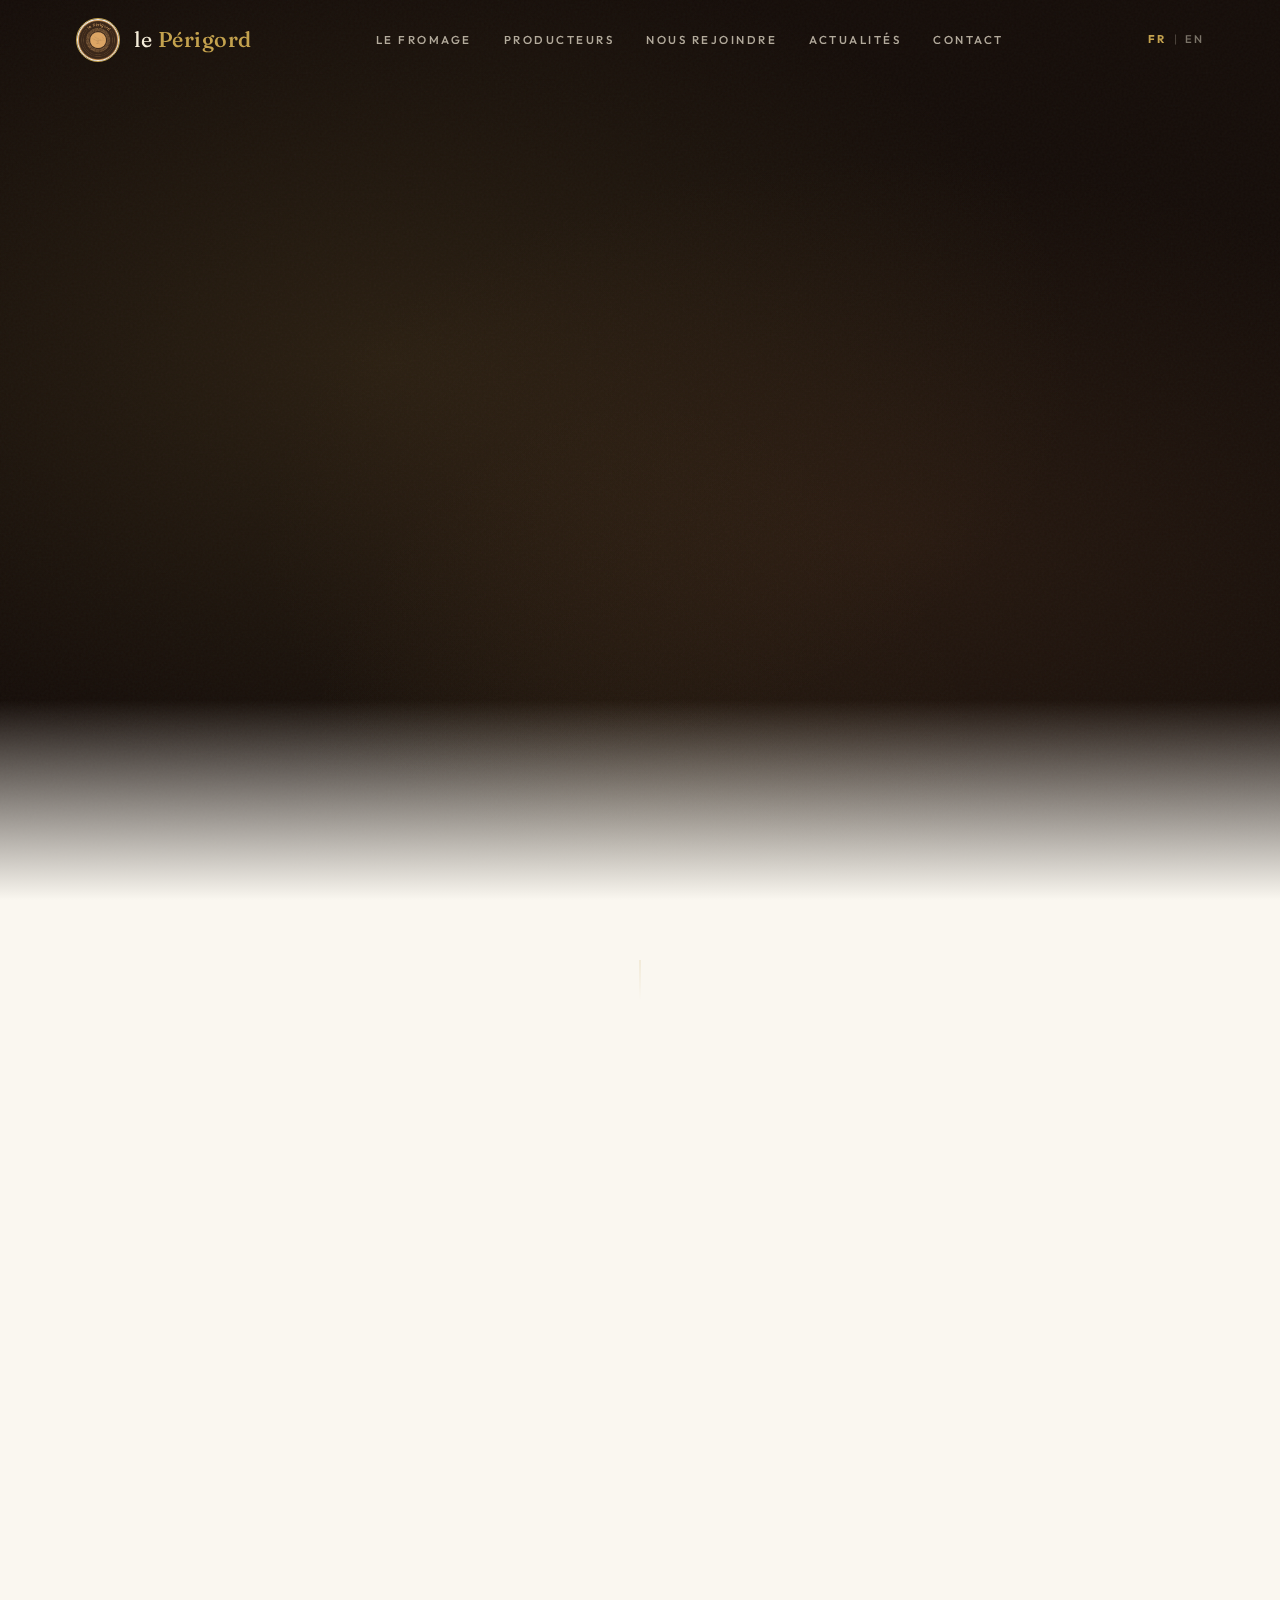
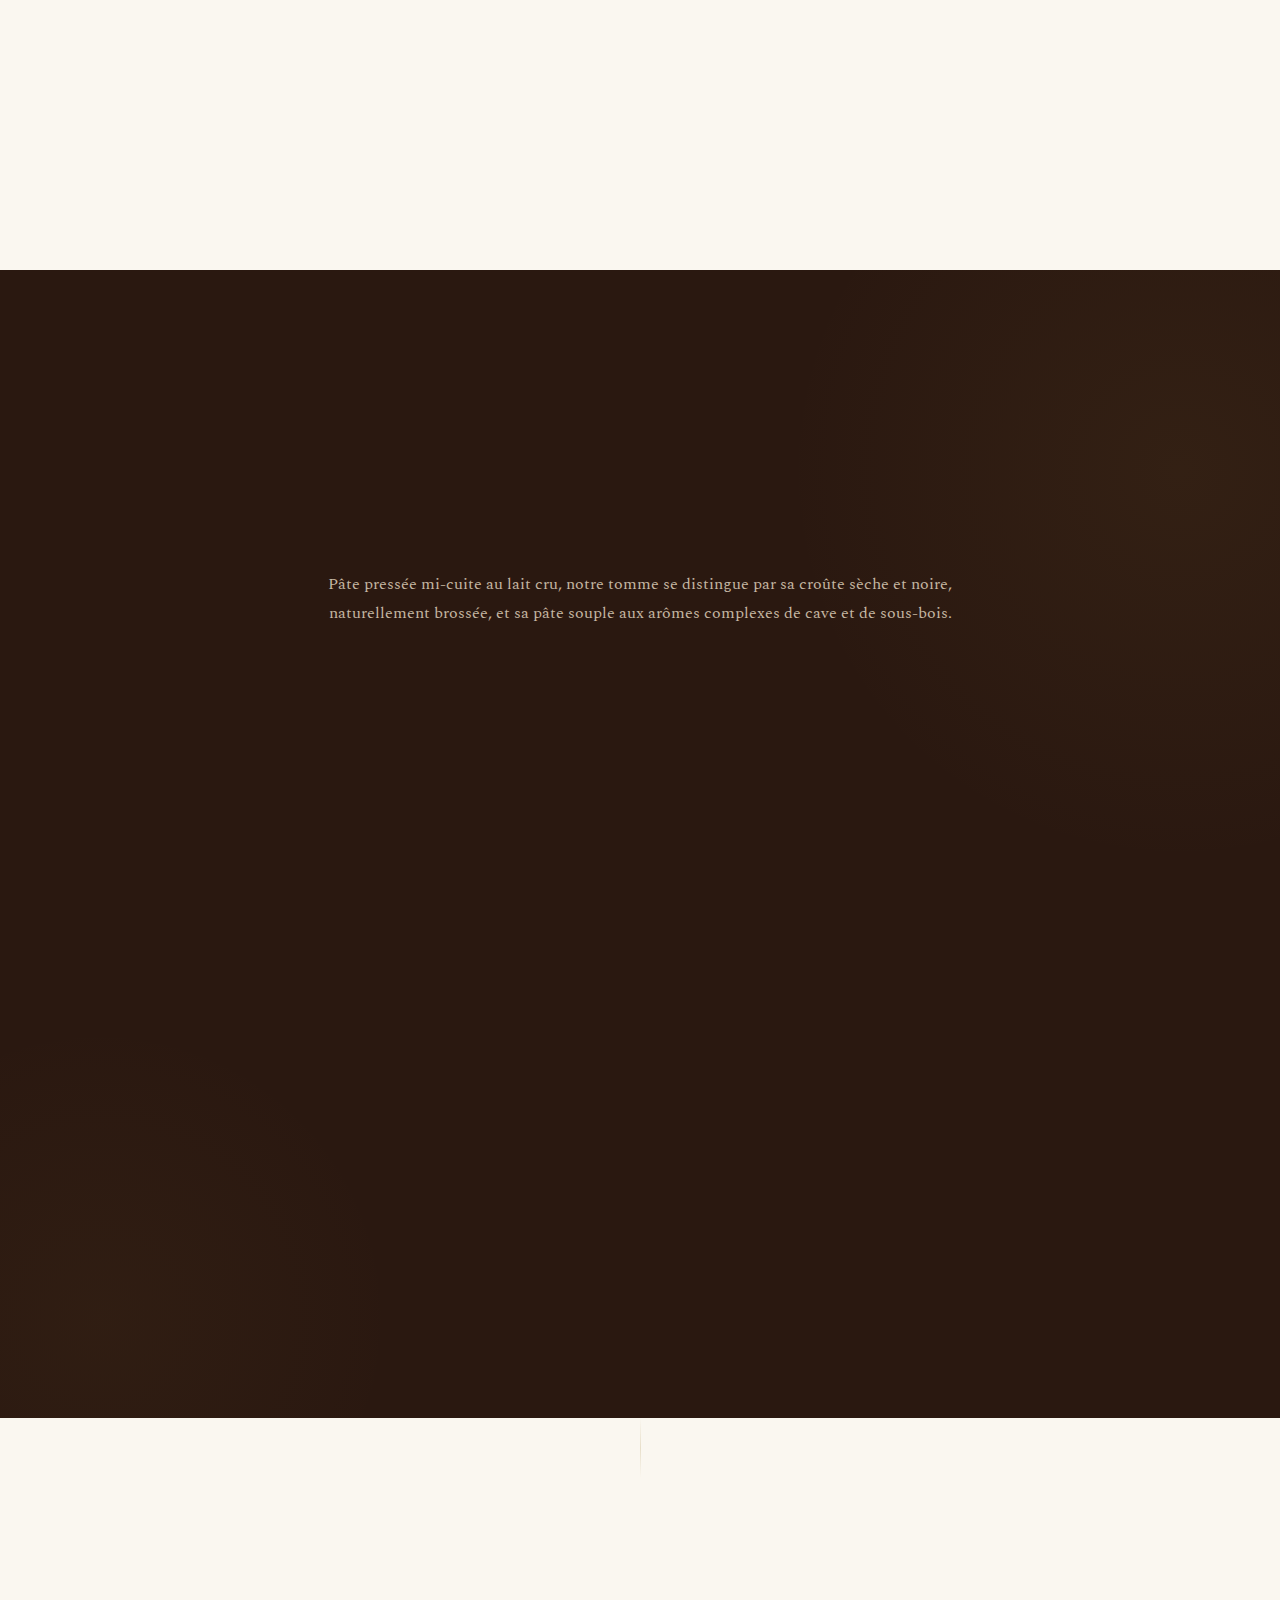
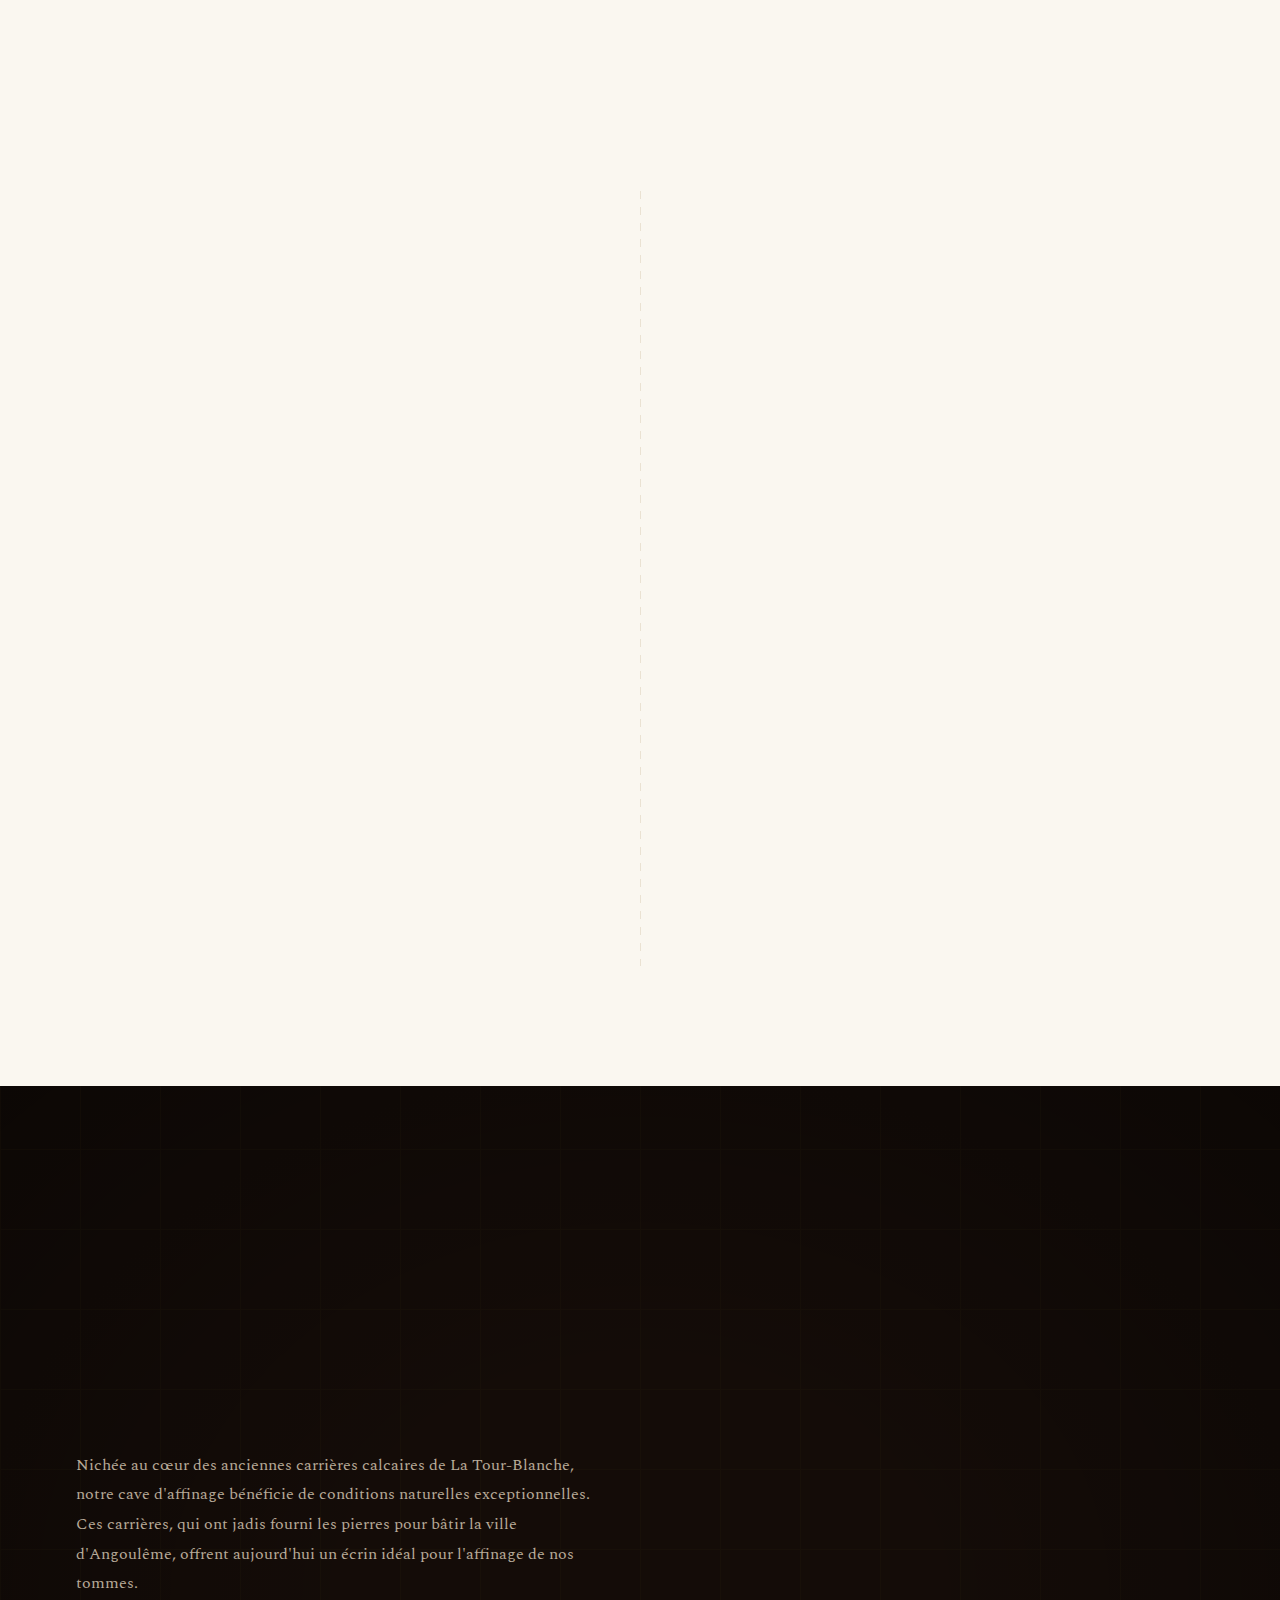
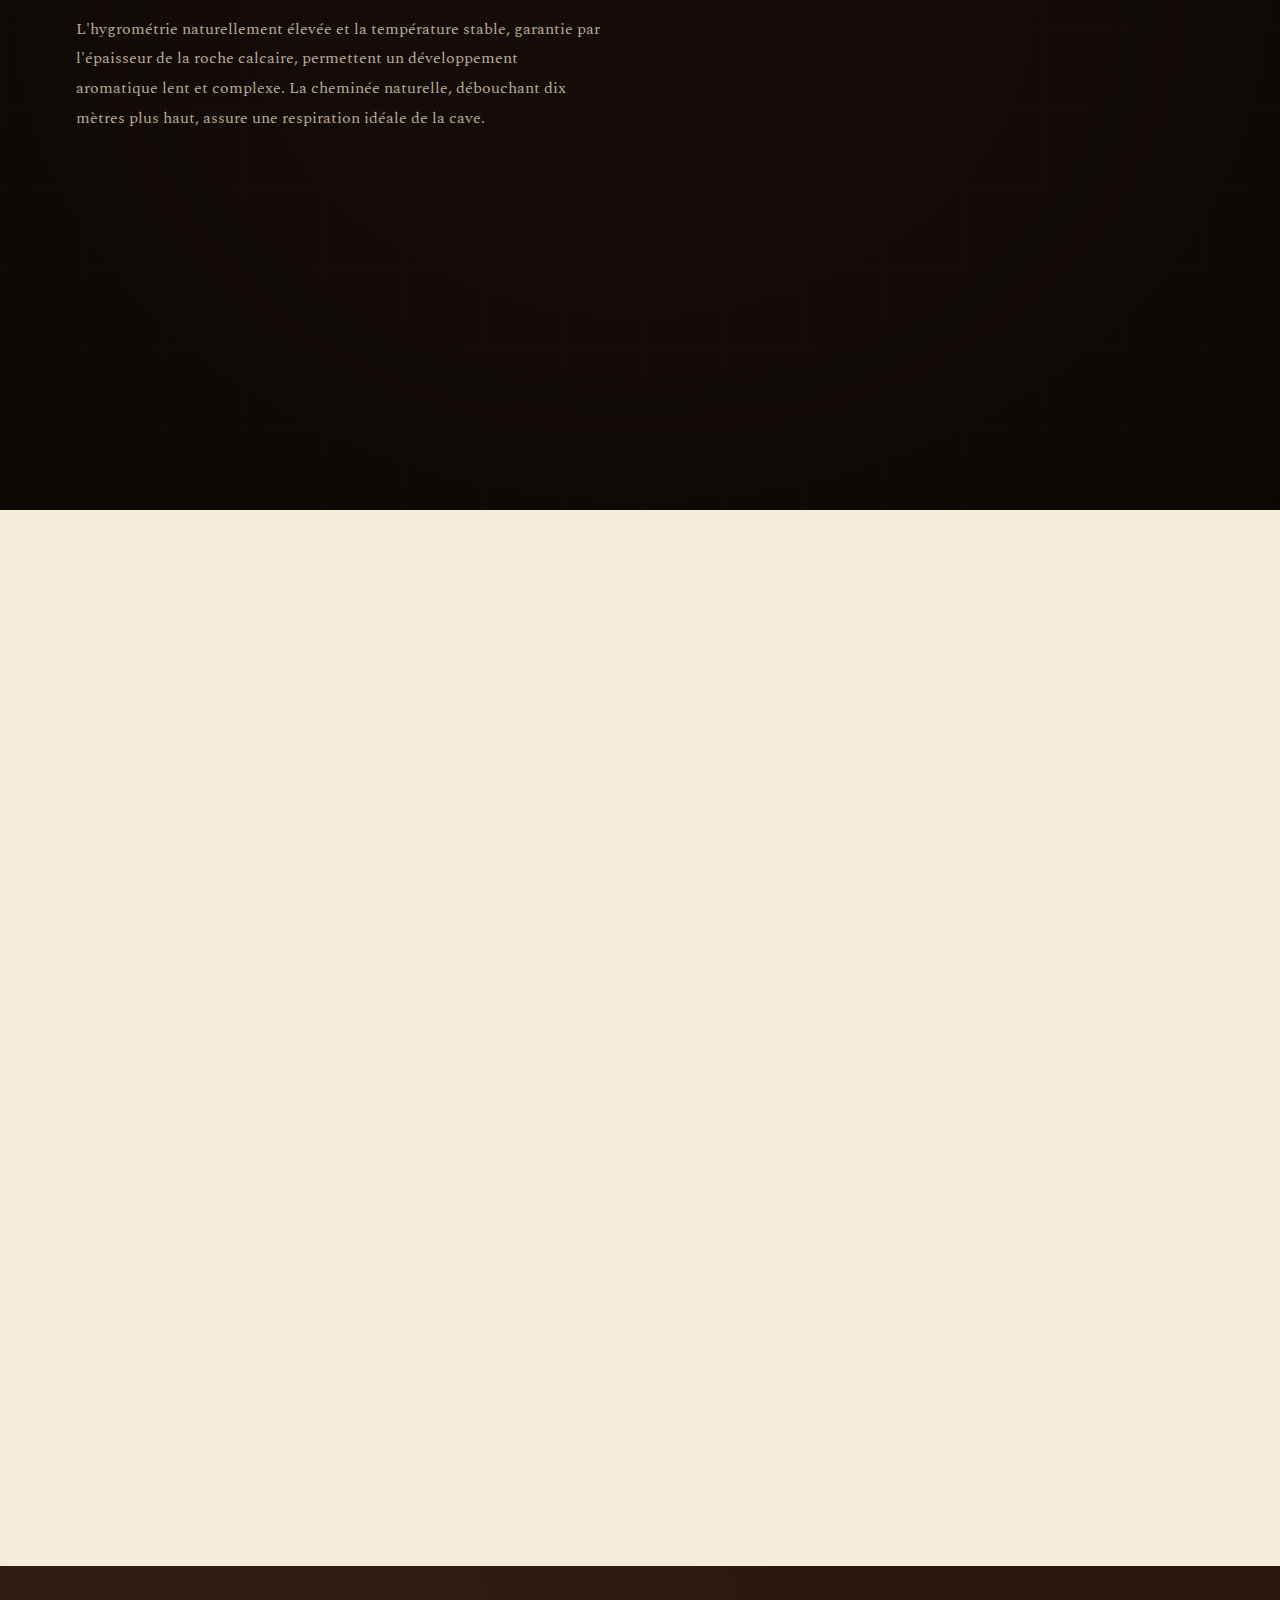
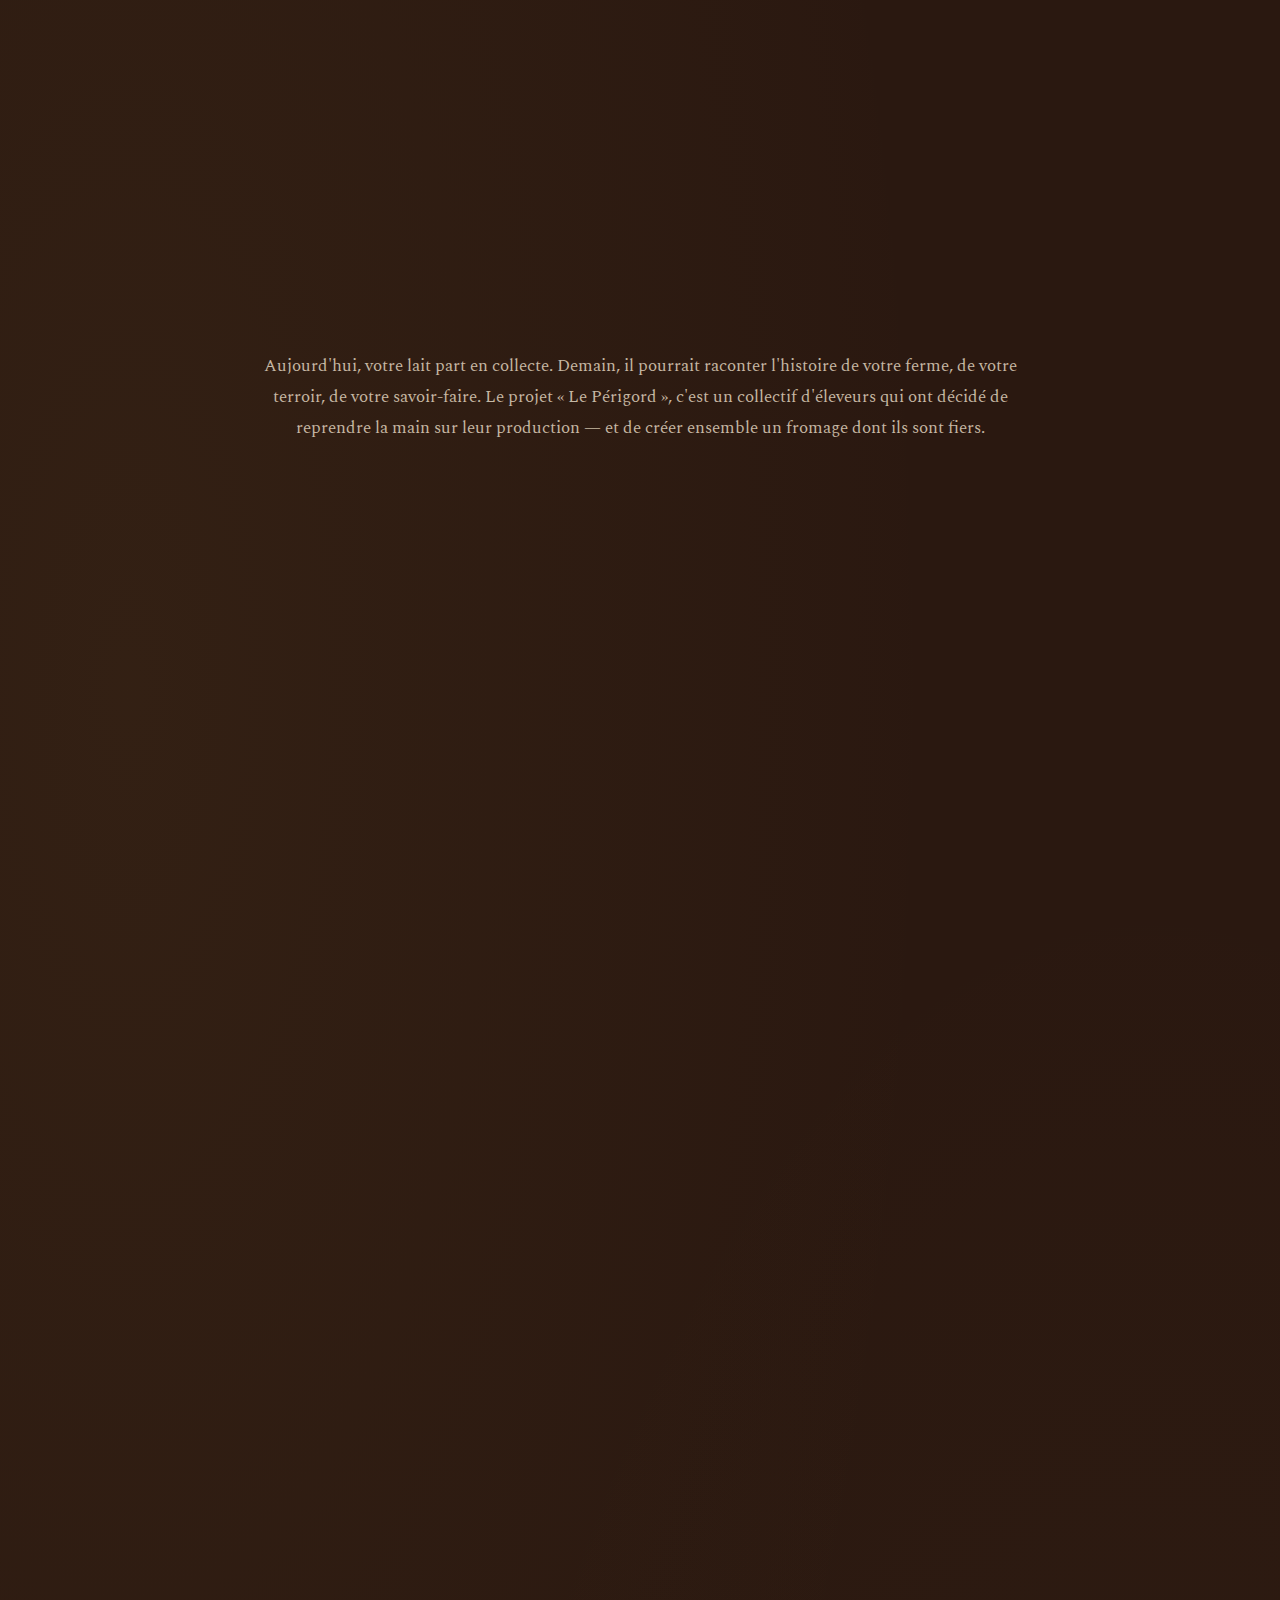
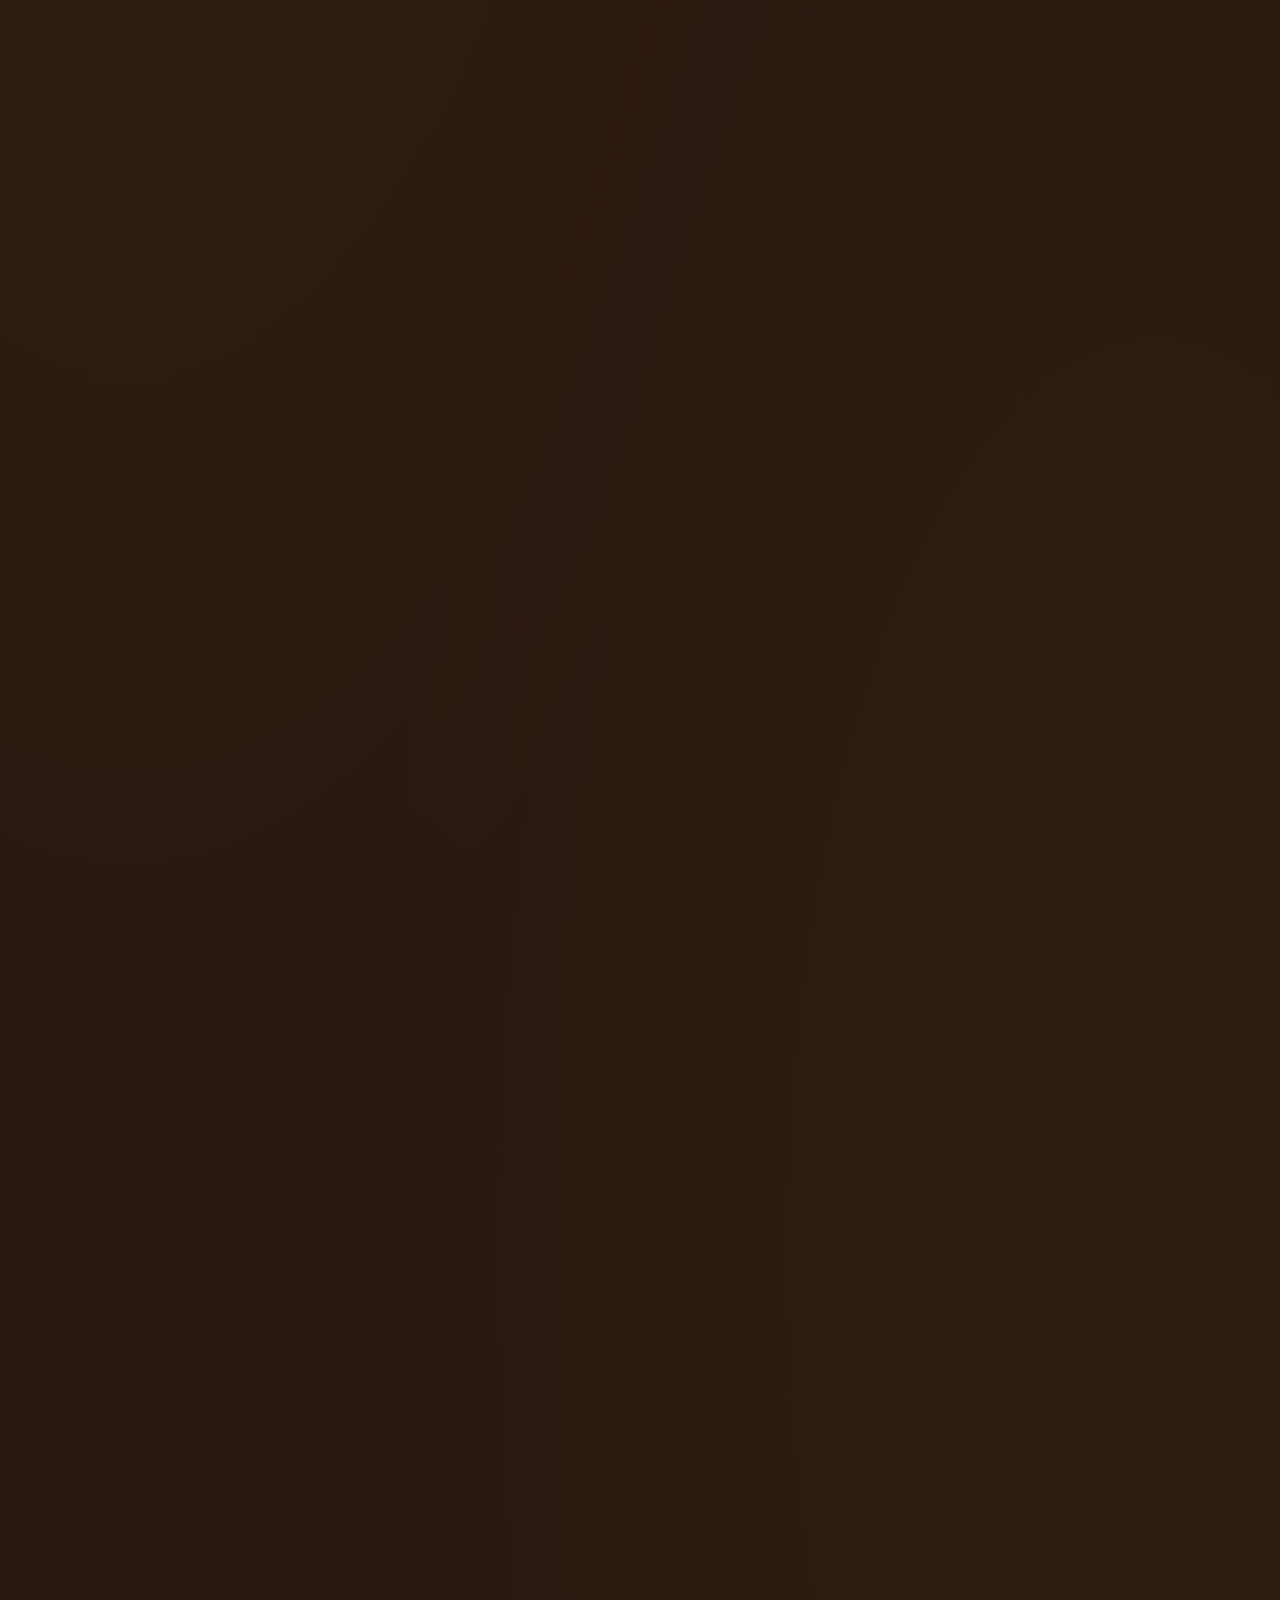
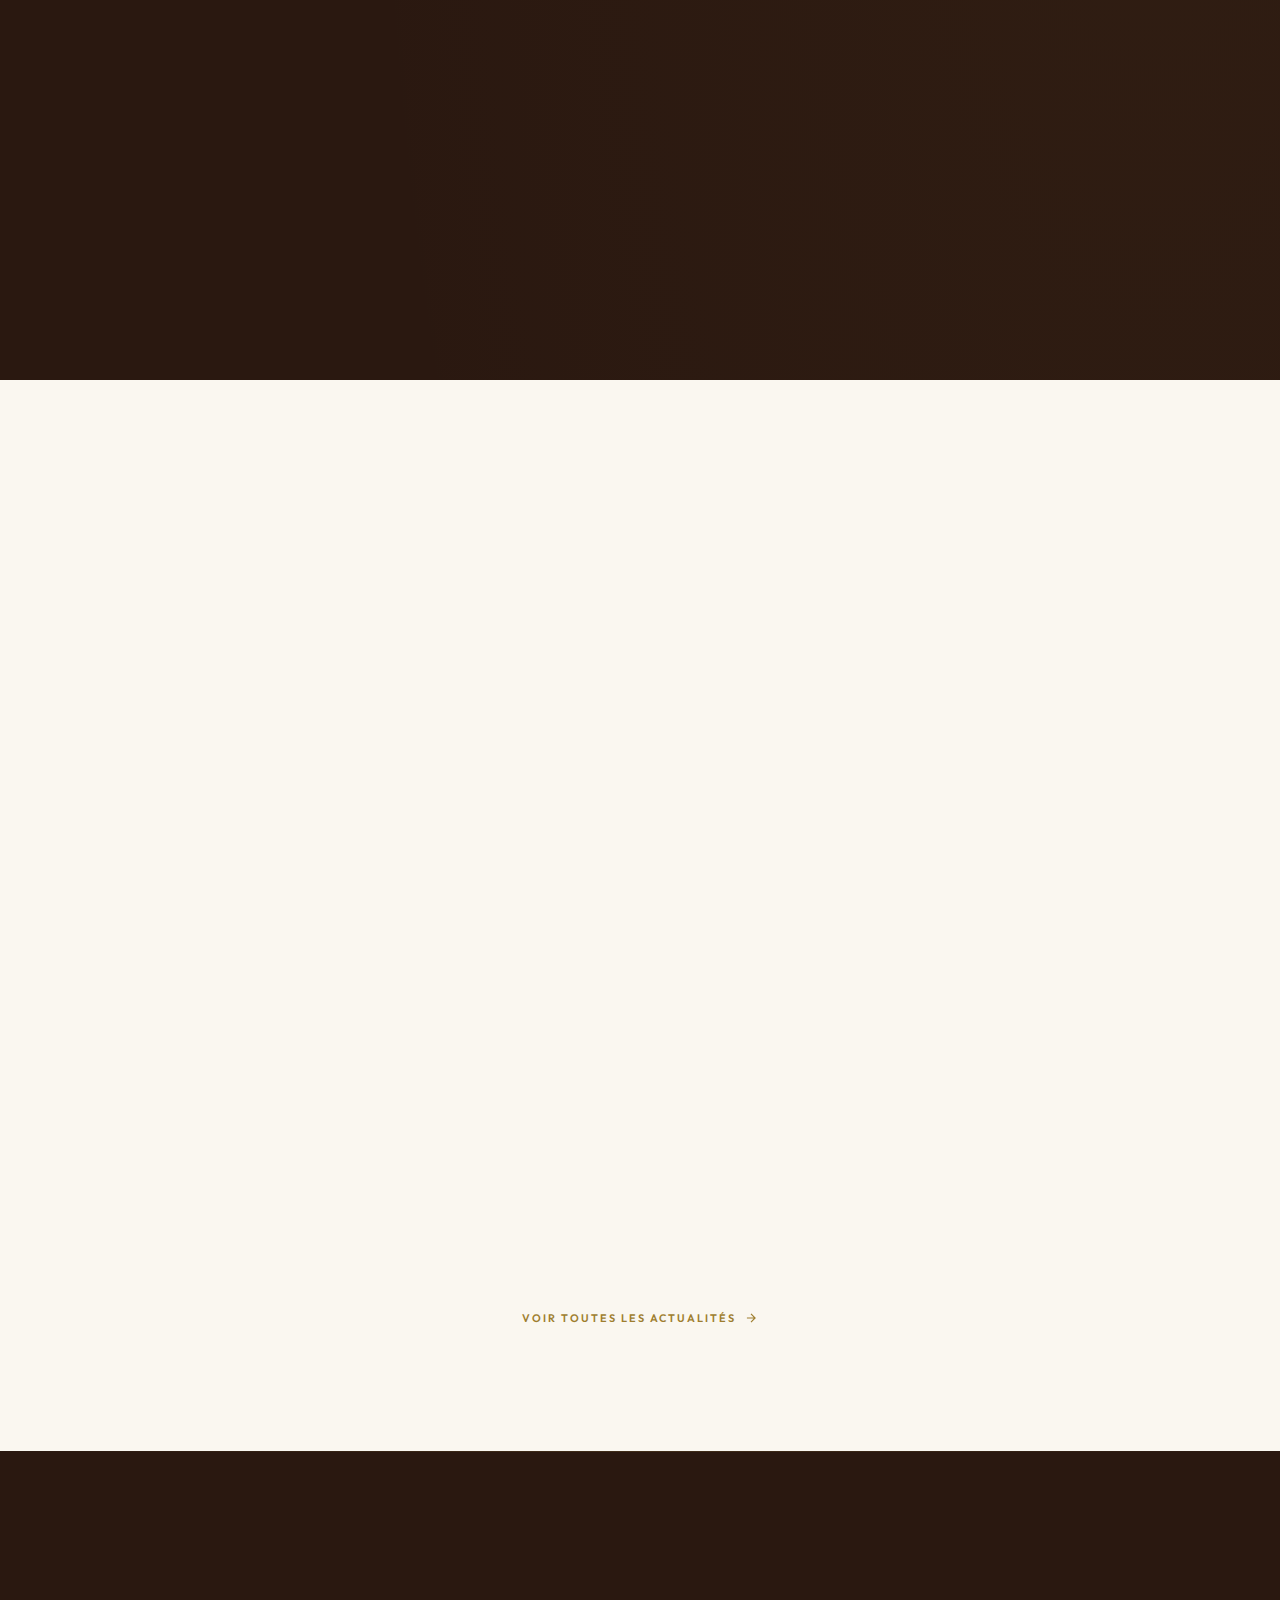
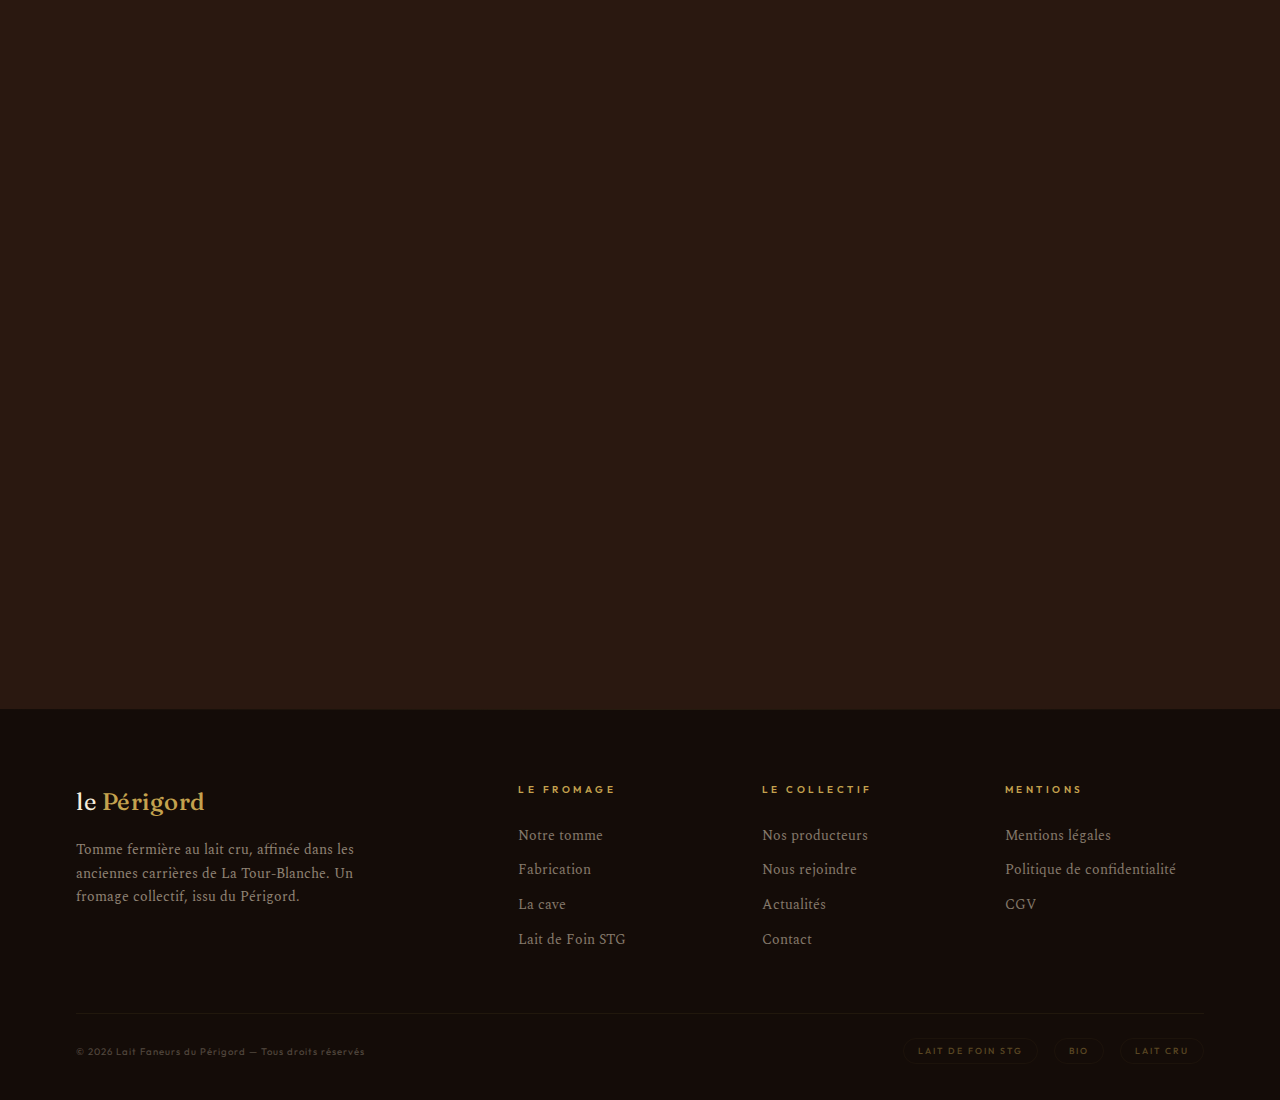
<file: index.html>
<!DOCTYPE html>
<html lang="fr">
<head>
  <meta charset="UTF-8">
  <meta name="viewport" content="width=device-width, initial-scale=1.0">
  <meta name="description" content="Le Périgord — Tomme fermière au lait cru, pâte pressée mi-cuite, affinée en cave naturelle dans les anciennes carrières de La Tour-Blanche. Lait de foin STG, Bio.">
  <meta name="keywords" content="tomme, périgord, fromage, lait cru, pâte pressée, affinage, lait de foin, bio, dordogne, La Tour-Blanche">
  <meta property="og:title" content="Le Périgord — Tomme fermière d'exception">
  <meta property="og:description" content="Tomme fermière au lait cru, affinée en cave naturelle dans les anciennes carrières de La Tour-Blanche en Dordogne.">
  <meta property="og:type" content="website">
  <meta property="og:url" content="https://tomme-perigord.fr">
  <title>Le Périgord — Tomme fermière d'exception</title>
  <link rel="alternate" hreflang="fr" href="https://tomme-perigord.fr/">
  <link rel="alternate" hreflang="en" href="https://tomme-perigord.fr/en/">
  <link rel="alternate" hreflang="x-default" href="https://tomme-perigord.fr/">
  <link rel="stylesheet" href="css/style.css">
  <link rel="icon" type="image/x-icon" href="images/etiquette.jpg">
</head>
<body>

  <!-- ==================== HEADER ==================== -->
  <header class="site-header">
    <div class="header-inner">
      <a href="#hero" class="logo">
        <img src="images/etiquette.jpg" alt="Le Périgord" class="logo-img">
        <span class="logo-text">le <span>Périgord</span></span>
      </a>
      <nav class="main-nav" role="navigation" aria-label="Navigation principale">
        <a href="#fromage">Le Fromage</a>
        <a href="#producteurs">Producteurs</a>
        <a href="#rejoindre">Nous rejoindre</a>
        <a href="#actualites">Actualités</a>
        <a href="#contact">Contact</a>
      </nav>
      <div class="lang-switcher">
        <span class="lang-active">FR</span>
        <span class="lang-sep">|</span>
        <a href="en/" class="lang-link">EN</a>
      </div>
      <div class="burger" aria-label="Menu" role="button" tabindex="0">
        <span></span>
        <span></span>
        <span></span>
      </div>
    </div>
  </header>

  <!-- ==================== HERO ==================== -->
  <section class="hero" id="hero">
    <div class="hero-bg"></div>
    <div class="hero-pattern"></div>
    <div class="hero-content">
      <img src="images/etiquette.jpg" alt="Étiquette Le Périgord" class="hero-etiquette">
      <h1 class="hero-title">
        La Tomme
        <strong>« Le Périgord »</strong>
      </h1>
      <p class="hero-subtitle">Fermière · Lait cru · Affinée en cave naturelle</p>
      <div class="hero-badges">
        <a href="lait-de-foin.html" class="hero-badge ldf-link">
          <img src="images/logo-ldf.svg" alt="Lait de Foin" class="badge-logo-ldf">
          Lait de foin STG
        </a>
        <span class="hero-badge">
          <span class="hero-badge-dot"></span>
          Agriculture biologique
        </span>
        <span class="hero-badge">
          <span class="hero-badge-dot"></span>
          Pâte pressée mi-cuite
        </span>
      </div>
    </div>
    <div class="scroll-indicator">
      <span>Découvrir</span>
      <div class="scroll-line"></div>
    </div>
  </section>

  <!-- ==================== INTRO ==================== -->
  <section class="intro" id="intro">
    <div class="container">
      <div class="intro-grid">
        <div class="intro-visual reveal">
          <div class="intro-img-wrapper">
            <img src="belardia.jpg" alt="Vaches au pâturage dans le Périgord" style="width:100%;height:100%;object-fit:cover;">
          </div>
          <div class="intro-accent"></div>
        </div>
        <div class="intro-content">
          <span class="section-label reveal">Notre philosophie</span>
          <h2 class="section-title reveal reveal-delay-1">
            Un fromage né <em>du terroir</em>,<br>pour la haute gastronomie
          </h2>
          <p class="text-body reveal reveal-delay-2">
            Issue d'un collectif d'éleveurs passionnés de Dordogne, la tomme « Le Périgord » 
            est le fruit d'une démarche exigeante : du lait cru de foin, une fabrication artisanale 
            et un affinage patient dans les anciennes carrières calcaires de La Tour-Blanche.
          </p>
          <p class="text-body reveal reveal-delay-3" style="margin-top: 16px;">
            Chaque meule raconte l'histoire d'un territoire, d'un savoir-faire et d'une volonté 
            commune : celle de produire un fromage d'exception, digne des plus grandes tables.
          </p>
          <blockquote class="reveal reveal-delay-4">
            « Maîtriser l'ensemble du cycle de production, du fourrage à l'affinage, 
            pour offrir un produit qui reflète la richesse de notre terroir. »
          </blockquote>
        </div>
      </div>
    </div>
  </section>

  <!-- ==================== LE FROMAGE ==================== -->
  <section class="fromage" id="fromage">
    <div class="container">
      <div style="text-align: center; max-width: 700px; margin: 0 auto;">
        <span class="section-label reveal">Le produit</span>
        <h2 class="section-title reveal reveal-delay-1">
          Une tomme <em>d'exception</em>
        </h2>
        <p class="text-body reveal reveal-delay-2" style="margin: 0 auto; color: var(--creme-dark); opacity: 0.85;">
          Pâte pressée mi-cuite au lait cru, notre tomme se distingue par sa croûte 
          sèche et noire, naturellement brossée, et sa pâte souple aux arômes 
          complexes de cave et de sous-bois.
        </p>
      </div>

      <div class="fromage-grid">
        <div class="fromage-card reveal">
          <img src="images/logo-ldf.svg" alt="Label Lait de Foin" class="fromage-ldf-logo">
          <h3>Lait de Foin STG</h3>
          <p>
            Nos animaux sont nourris traditionnellement à l'herbe en été et au foin en hiver,
            sans aliment fermenté ni OGM. Le Lait de foin est un signe officiel de qualité garantissant
            une production au plus proche de la nature.
          </p>
          <a href="lait-de-foin.html" class="btn-ldf-more">En savoir plus &rarr;</a>
        </div>
        <div class="fromage-card reveal reveal-delay-1">
          <span class="fromage-card-icon">🧀</span>
          <h3>Pâte pressée mi-cuite</h3>
          <p>
            Une technologie fromagère exigeante qui confère à notre tomme sa texture unique. 
            Le lait cru, non pasteurisé, préserve toute la richesse aromatique et la complexité 
            du terroir périgourdin.
          </p>
        </div>
        <div class="fromage-card reveal reveal-delay-2">
          <span class="fromage-card-icon">🏔️</span>
          <h3>Affinage en cave naturelle</h3>
          <p>
            Affinées dans les anciennes carrières calcaires de La Tour-Blanche, nos tommes 
            bénéficient d'une hygrométrie proche de 100% et d'une température stable de 10 à 13°C 
            pour un développement aromatique optimal.
          </p>
        </div>
      </div>

      <div class="fromage-specs reveal">
        <div class="fromage-spec">
          <span class="fromage-spec-value">8 kg</span>
          <span class="fromage-spec-label">Format meule</span>
        </div>
        <div class="fromage-spec">
          <span class="fromage-spec-value">18 mois</span>
          <span class="fromage-spec-label">Affinage max.</span>
        </div>
        <div class="fromage-spec">
          <span class="fromage-spec-value">100%</span>
          <span class="fromage-spec-label">Lait cru</span>
        </div>
        <div class="fromage-spec">
          <span class="fromage-spec-value">10°C</span>
          <span class="fromage-spec-label">Température cave</span>
        </div>
      </div>
    </div>
  </section>

  <!-- ==================== FABRICATION ==================== -->
  <section class="fabrication" id="fabrication">
    <div class="container">
      <div style="text-align: center; max-width: 650px; margin: 0 auto;">
        <span class="section-label reveal">Le savoir-faire</span>
        <h2 class="section-title reveal reveal-delay-1">
          De la traite <em>à l'affinage</em>
        </h2>
        <p class="text-body reveal reveal-delay-2" style="margin: 0 auto;">
          Chaque étape de fabrication est maîtrisée avec soin par nos producteurs, 
          accompagnés par Patrick Anglade, Maître Fromager.
        </p>
      </div>

      <div class="fab-steps">
        <div class="fab-step reveal">
          <span class="fab-step-number">01</span>
          <h3>La traite</h3>
          <p>
            Le lait cru est collecté chaque jour auprès de nos éleveurs. Nourries à l'herbe 
            et au foin séché en grange, les vaches et brebis produisent un lait riche en 
            fromageabilité, exempt de butyriques.
          </p>
        </div>
        <div class="fab-step reveal reveal-delay-1">
          <span class="fab-step-number">02</span>
          <h3>L'emprésurage</h3>
          <p>
            Le lait est chauffé à 32,5°C puis ensemencé. Après maturation, l'emprésurage 
            déclenche la coagulation. Le temps de durcissement du caillé est minutieusement 
            contrôlé.
          </p>
        </div>
        <div class="fab-step reveal">
          <span class="fab-step-number">03</span>
          <h3>Le travail en cuve</h3>
          <p>
            Décaillage manuel, brassage et réchauffage progressif jusqu'à 48°C. Le grain 
            est travaillé pour atteindre la taille de « pois à noisettes », signature 
            d'une pâte pressée mi-cuite de qualité.
          </p>
        </div>
        <div class="fab-step reveal reveal-delay-1">
          <span class="fab-step-number">04</span>
          <h3>Moulage & pressage</h3>
          <p>
            Le caillé est moulé dans des moules toîlés puis pressé progressivement. 
            Quatre retournements sur 24 heures assurent un égouttage homogène 
            et la formation de la meule de 8 kg.
          </p>
        </div>
        <div class="fab-step reveal">
          <span class="fab-step-number">05</span>
          <h3>Le salage</h3>
          <p>
            Salage au sel sec, face par face, pendant trois jours. Chaque face est salée 
            24 heures puis dessalée. Le talon reçoit également son salage. Ce rituel 
            contribue à la formation de la croûte.
          </p>
        </div>
        <div class="fab-step reveal reveal-delay-1">
          <span class="fab-step-number">06</span>
          <h3>L'affinage en cave</h3>
          <p>
            Les meules rejoignent la cave naturelle de La Tour-Blanche. Retournées et 
            brossées chaque semaine, elles développent lentement leur croûte noire 
            caractéristique et leurs arômes de sous-bois pendant 3 à 18 mois.
          </p>
        </div>
      </div>
    </div>
  </section>

  <!-- ==================== LA CAVE ==================== -->
  <section class="cave" id="cave">
    <div class="cave-bg-pattern"></div>
    <div class="container">
      <div class="cave-grid">
        <div class="cave-content">
          <span class="section-label reveal" style="color: var(--ocre);">La Tour-Blanche</span>
          <h2 class="section-title reveal reveal-delay-1">
            Une cave dans les <em>anciennes carrières</em>
          </h2>
          <p class="text-body reveal reveal-delay-2">
            Nichée au cœur des anciennes carrières calcaires de La Tour-Blanche, notre cave 
            d'affinage bénéficie de conditions naturelles exceptionnelles. Ces carrières, qui 
            ont jadis fourni les pierres pour bâtir la ville d'Angoulême, offrent aujourd'hui 
            un écrin idéal pour l'affinage de nos tommes.
          </p>
          <p class="text-body reveal reveal-delay-3" style="margin-top: 16px;">
            L'hygrométrie naturellement élevée et la température stable, garantie par 
            l'épaisseur de la roche calcaire, permettent un développement aromatique lent 
            et complexe. La cheminée naturelle, débouchant dix mètres plus haut, assure 
            une respiration idéale de la cave.
          </p>

          <div class="cave-features reveal reveal-delay-4">
            <div class="cave-feature">
              <span class="cave-feature-value">~100%</span>
              <span class="cave-feature-label">Hygrométrie</span>
            </div>
            <div class="cave-feature">
              <span class="cave-feature-value">10-13°C</span>
              <span class="cave-feature-label">Température</span>
            </div>
            <div class="cave-feature">
              <span class="cave-feature-value">40 t</span>
              <span class="cave-feature-label">Capacité cible</span>
            </div>
            <div class="cave-feature">
              <span class="cave-feature-value">10 m</span>
              <span class="cave-feature-label">Profondeur</span>
            </div>
          </div>
        </div>

        <div class="cave-visual reveal">
          <div class="cave-img-wrapper">
            <div class="cave-img-placeholder">
              <svg viewBox="0 0 24 24" fill="none" stroke="currentColor" stroke-width="1.5" style="width:48px;height:48px;opacity:0.4;">
                <rect x="3" y="3" width="18" height="18" rx="2"/>
                <circle cx="8.5" cy="8.5" r="1.5"/>
                <path d="m21 15-5-5L5 21"/>
              </svg>
              Photo — Cave de La Tour-Blanche
            </div>
          </div>
        </div>
      </div>
    </div>
  </section>

  <!-- ==================== PRODUCTEURS ==================== -->
  <section class="producteurs" id="producteurs">
    <div class="container">
      <div class="producteurs-intro">
        <span class="section-label reveal">Le collectif</span>
        <h2 class="section-title reveal reveal-delay-1">
          <em>Lait Faneurs</em> du Périgord
        </h2>
        <p class="text-body reveal reveal-delay-2">
          Notre association réunit des éleveurs passionnés de Dordogne, unis par la volonté 
          de valoriser leur lait de qualité et de maîtriser l'ensemble du cycle de production, 
          du fourrage au fromage affiné.
        </p>
      </div>

      <div class="producteurs-grid">
        <div class="producteur-card reveal">
          <div class="producteur-img">
            <img src="belardia.jpg" alt="Vaches au pâturage — Ferme Belardia" style="width:100%;height:100%;object-fit:cover;">
          </div>
          <div class="producteur-info">
            <h3><a href="https://www.ferme-belardia.fr/" target="_blank" rel="noopener" class="ldf-link">Philippe Garat</a></h3>
            <p class="location">Périgord Vert</p>
            <p>Éleveur laitier, labélisé Lait de Foin STG <img src="images/logo-ldf.svg" alt="Lait de Foin" class="inline-ldf-logo">. Pionnier du projet, il met à disposition son laboratoire de transformation pour les premières productions.</p>
            <div class="producteur-tags">
              <span class="producteur-tag">Lait de foin</span>
              <span class="producteur-tag">Bovins lait</span>
            </div>
          </div>
        </div>

        <div class="producteur-card reveal reveal-delay-1">
          <div class="producteur-img">
            <img src="images/francois.jpg" alt="François Soulard — Éleveur de brebis laitières" style="width:100%;height:100%;object-fit:cover;">
          </div>
          <div class="producteur-info">
            <h3>François Soulard</h3>
            <p class="location">Mareuil-en-Périgord</p>
            <p>Éleveur de brebis laitières, impliqué dans l'affinage et le suivi en cave. Il assure, avec Philippe, les soins hebdomadaires aux fromages dans la carrière de La Tour-Blanche.</p>
            <div class="producteur-tags">
              <span class="producteur-tag">Brebis lait</span>
              <span class="producteur-tag">Affinage</span>
              <span class="producteur-tag">Cave</span>
            </div>
          </div>
        </div>

        <div class="producteur-card reveal reveal-delay-2">
          <div class="producteur-img">Photo — Exploitation</div>
          <div class="producteur-info">
            <h3>Et les autres membres…</h3>
            <p class="location">Périgord & cantons limitrophes</p>
            <p>Le collectif s'agrandit progressivement. Éleveurs de vaches ou de brebis, en bio ou en conventionnel, tous partagent la même exigence de qualité.</p>
            <div class="producteur-tags">
              <span class="producteur-tag">Bio</span>
              <span class="producteur-tag">Brebis</span>
              <span class="producteur-tag">Vaches</span>
            </div>
          </div>
        </div>
      </div>
    </div>
  </section>

  <!-- ==================== NOUS REJOINDRE ==================== -->
  <section class="rejoindre" id="rejoindre">
    <div class="rejoindre-bg-overlay"></div>
    <div class="container">

      <!-- En-tête -->
      <div class="rejoindre-header">
        <span class="section-label reveal" style="color: var(--ocre);">Éleveurs laitiers du Périgord</span>
        <h2 class="section-title reveal reveal-delay-1" style="color: var(--creme);">
          Et si votre lait racontait <em>votre terroir</em> ?
        </h2>
        <p class="rejoindre-intro reveal reveal-delay-2">
          Aujourd'hui, votre lait part en collecte. Demain, il pourrait raconter l'histoire 
          de votre ferme, de votre terroir, de votre savoir-faire. Le projet « Le Périgord », 
          c'est un collectif d'éleveurs qui ont décidé de reprendre la main sur leur production
          — et de créer ensemble un fromage dont ils sont fiers.
        </p>
      </div>

      <!-- Le constat : pourquoi rejoindre -->
      <div class="rejoindre-constat reveal">
        <div class="constat-header">
          <h3>Le constat que nous partageons tous</h3>
        </div>
        <div class="constat-grid">
          <div class="constat-item">
            <div class="constat-icon">
              <svg viewBox="0 0 24 24" fill="none" stroke="currentColor" stroke-width="1.5" style="width:48px;height:48px;">
                <path d="M3 3v18h18"/>
                <path d="M7 7l4 4 3-3 5 9"/>
              </svg>
            </div>
            <h4>Le risque de décollecte</h4>
            <p>
              Les grands groupes laitiers réduisent leur collecte — près de 
              450 millions de litres en moins d'ici 2030 chez le premier 
              d'entre eux. Pour beaucoup d'éleveurs, c'est la fin de l'activité lait 
              qui se dessine. <strong>Ce risque est réel et concerne notre territoire.</strong>
            </p>
          </div>
          <div class="constat-item">
            <div class="constat-icon">
              <svg viewBox="0 0 24 24" fill="none" stroke="currentColor" stroke-width="1.5" style="width:48px;height:48px;">
                <path d="M15 10.5a3 3 0 11-6 0 3 3 0 016 0z"/>
                <path d="M19.5 10.5c0 7.142-7.5 11.25-7.5 11.25S4.5 17.642 4.5 10.5a7.5 7.5 0 1115 0z"/>
                <path d="M4 4l16 16" stroke-width="2"/>
              </svg>
            </div>
            <h4>L'identité Périgord perdue</h4>
            <p>
              Votre lait est collecté, mélangé, et transformé loin d'ici 
              en marques de grande consommation. L'identité périgourdine, la qualité 
              de vos prairies, votre travail quotidien — tout ça disparaît 
              dans un camion citerne. <strong>Personne ne sait que ce lait vient du Périgord.</strong>
            </p>
          </div>
          <div class="constat-item">
            <div class="constat-icon">
              <svg viewBox="0 0 24 24" fill="none" stroke="currentColor" stroke-width="1.5" style="width:48px;height:48px;">
                <ellipse cx="12" cy="7" rx="6" ry="2"/>
                <path d="M6 7v3c0 1.1 2.7 2 6 2s6-.9 6-2V7"/>
                <path d="M6 10v3c0 1.1 2.7 2 6 2s6-.9 6-2v-3"/>
                <path d="M6 13v3c0 1.1 2.7 2 6 2s6-.9 6-2v-3"/>
                <path d="M18 5L6 19" stroke-width="2"/>
              </svg>
            </div>
            <h4>Une rémunération qui ne suit pas</h4>
            <p>
              Guerre des prix, concurrence mondiale, pression constante à la baisse. 
              Vous produisez un lait de qualité dans un cadre exceptionnel — mais votre 
              rémunération ne reflète ni votre travail, ni la richesse de votre terroir.
            </p>
          </div>
        </div>
      </div>

      <!-- La proposition -->
      <div class="rejoindre-proposition">
        <div class="proposition-grid">
          <div class="proposition-content reveal">
            <h3>Notre proposition : un projet de territoire, par et pour les producteurs</h3>
            <p>
              L'association « Lait Faneurs du Périgord » porte un projet collectif 
              où l'appareil de production et les décisions appartiennent aux éleveurs. 
              Pas à une coopérative lointaine, pas à un industriel — à vous.
            </p>
            <div class="proposition-points">
              <div class="proposition-point">
                <span class="point-icon">🔒</span>
                <div>
                  <strong>Sécurisant</strong>
                  <p>Fini la dépendance à un seul collecteur. Diversifiez vos débouchés 
                  avec un produit à forte valeur ajoutée que vous maîtrisez de bout en bout.</p>
                </div>
              </div>
              <div class="proposition-point">
                <span class="point-icon">🏛️</span>
                <div>
                  <strong>Géré par les producteurs</strong>
                  <p>L'atelier de transformation, la cave d'affinage, la boutique : 
                  des outils collectifs, décidés et pilotés par les éleveurs eux-mêmes. 
                  Chaque voix compte.</p>
                </div>
              </div>
              <div class="proposition-point">
                <span class="point-icon">💰</span>
                <div>
                  <strong>Une vraie valorisation de votre lait</strong>
                  <p>Transformé en fromage de haute gastronomie, affiné jusqu'à 18 mois, 
                  votre lait vaut bien plus que le prix de la collecte. L'objectif : 
                  une rémunération à la hauteur de votre travail.</p>
                </div>
              </div>
              <div class="proposition-point">
                <span class="point-icon">🏔️</span>
                <div>
                  <strong>La fierté d'un produit du terroir</strong>
                  <p>La tomme « Le Périgord » porte le nom de notre territoire. 
                  Marque déposée, démarche IGP en cours — c'est votre fromage, 
                  issu de votre lait, ancré dans votre Périgord.</p>
                </div>
              </div>
            </div>
          </div>
          <div class="proposition-chiffres reveal reveal-delay-1">
            <div class="chiffre-card">
              <span class="chiffre-value">53,8%</span>
              <span class="chiffre-label">des éleveurs sondés intéressés par l'atelier collectif</span>
            </div>
            <div class="chiffre-card">
              <span class="chiffre-value">201 t</span>
              <span class="chiffre-label">de fromages potentiels identifiés</span>
            </div>
            <div class="chiffre-card">
              <span class="chiffre-value">76,9%</span>
              <span class="chiffre-label">intéressés par la boutique collective</span>
            </div>
            <div class="chiffre-card">
              <span class="chiffre-value">71,4%</span>
              <span class="chiffre-label">envisagent de produire du fromage affiné à terme</span>
            </div>
          </div>
        </div>
      </div>

      <!-- Le lait de foin : pédagogie -->
      <div class="rejoindre-foin reveal">
        <div class="foin-grid">
          <div class="foin-icon-area">
            <div class="foin-icon-circle">
              <img src="images/logo-ldf.svg" alt="Lait de Foin" class="foin-logo-img">
            </div>
          </div>
          <div class="foin-content">
            <h3>Le Lait de Foin : une exigence, pas une contrainte</h3>
            <p>
              On le sait, tout le monde n'est pas prêt à passer en Lait de Foin demain. 
              Nous le comprenons parfaitement — les performances quantitatives sont différentes 
              et la transition demande du temps.
            </p>
            <p>
              Mais voici la réalité technique : <strong>l'affinage long n'est pas compatible 
              avec les butyriques</strong>. Ces bactéries, issues des fourrages fermentés 
              (ensilage, enrubannage), produisent des gaz qui font gonfler et éclater les 
              fromages pendant l'affinage. Ce n'est pas une lubie — c'est de la science fromagère.
            </p>
            <p>
              C'est pour cette raison que les plus grandes AOP françaises à pâte pressée, 
              comme le Comté ou le Beaufort, interdisent les aliments fermentés dans leur 
              cahier des charges. Nous voulons produire une tomme de haute gastronomie capable 
              de rivaliser avec ces références. Cela passe par cette exigence.
            </p>
            <div class="foin-callout">
              <p>
                <strong>Concrètement, le Lait de Foin c'est :</strong> la forme de production 
                originelle du lait. Les animaux nourris à l'herbe en été et au foin en hiver, 
                sans aliment fermenté ni OGM, au rythme des saisons. Un signe officiel de qualité 
                européen (STG) reconnu par l'INAO, et un faible impact carbone qui répond 
                aux attentes sociétales.
              </p>
            </div>
            <p class="foin-note">
              Le séchage en grange permet d'y arriver en garantissant un fourrage de qualité
              malgré les aléas climatiques. Des pistes de financement existent et nous
              accompagnons chaque éleveur dans cette transition.
            </p>
            <a href="lait-de-foin.html" class="ldf-more-link">Découvrir le Lait de Foin en détail &rarr;</a>
          </div>
        </div>
      </div>

      <!-- Les outils collectifs -->
      <div class="rejoindre-outils reveal">
        <h3>Des outils collectifs, à votre service</h3>
        <div class="outils-grid">
          <div class="outil-card">
            <span class="outil-number">01</span>
            <h4>Séchage en grange</h4>
            <p>Dans chaque ferme, pour garantir un fourrage de qualité toute l'année 
            et répondre au cahier des charges Lait de Foin.</p>
          </div>
          <div class="outil-card">
            <span class="outil-number">02</span>
            <h4>Atelier de transformation</h4>
            <p>Un laboratoire collectif pour fabriquer les tommes, accessible à tous 
            les membres. Vous n'avez pas besoin d'investir seul.</p>
          </div>
          <div class="outil-card">
            <span class="outil-number">03</span>
            <h4>Cave d'affinage</h4>
            <p>Dans les anciennes carrières de La Tour-Blanche. Conditions naturelles 
            exceptionnelles pour un affinage de 3 à 18 mois.</p>
          </div>
          <div class="outil-card">
            <span class="outil-number">04</span>
            <h4>Boutique collective</h4>
            <p>Sur le site de la cave, ouverte aux visiteurs. Un lieu de vente directe 
            pour valoriser vos produits sans intermédiaire.</p>
          </div>
        </div>
      </div>

      <!-- CTA final -->
      <div class="rejoindre-cta reveal">
        <div class="separator" style="margin-bottom: 30px;">
          <span class="separator-line" style="background: var(--ocre);"></span>
          <span class="separator-diamond" style="background: var(--ocre);"></span>
          <span class="separator-line" style="background: var(--ocre);"></span>
        </div>
        <h3>Vous êtes éleveur laitier en Dordogne<br>ou dans un canton limitrophe ?</h3>
        <p>
          Que vous soyez en bovins lait ou en brebis, en bio ou en conventionnel, 
          que vous transformiez déjà ou non — le collectif est ouvert. 
          Parlons-en, sans engagement.
        </p>
        <a href="#contact" class="btn-rejoindre">Prendre contact avec le collectif</a>
        <span class="rejoindre-reassurance">Association loi 1901 · Aucun engagement · Échangeons simplement</span>
      </div>

    </div>
  </section>

  <!-- ==================== ACTUALITÉS ==================== -->
  <section class="blog" id="actualites">
    <div class="container">
      <div class="blog-header">
        <div>
          <span class="section-label reveal">Journal</span>
          <h2 class="section-title reveal reveal-delay-1">Actualités</h2>
        </div>
      </div>

      <div class="blog-grid">
        <article class="blog-card reveal">
          <div class="blog-card-img">
            <img src="images/altermonts.jpg" alt="Visite de la fromagerie AlterMonts" style="width:100%;height:100%;object-fit:cover;">
          </div>
          <div class="blog-card-content">
            <span class="blog-card-date">Février 2025</span>
            <h3>Visite d'AlterMonts : un modèle collectif inspirant</h3>
            <p>Le collectif s'est rendu à la fromagerie AlterMonts à Saint-Denis-sur-Coise (Monts du Lyonnais). Née en 2020 de la volonté de quatre fermes bio, cette fromagerie collective réunit atelier de transformation, cave d'affinage et boutique — exactement le modèle que nous construisons.</p>
            <a href="blog/altermonts.html" class="blog-link">
              Lire la suite
              <svg viewBox="0 0 24 24" fill="none" stroke="currentColor" stroke-width="2"><path d="M5 12h14M12 5l7 7-7 7"/></svg>
            </a>
          </div>
        </article>

        <article class="blog-card reveal reveal-delay-1">
          <div class="blog-card-img">Photo</div>
          <div class="blog-card-content">
            <span class="blog-card-date">2025</span>
            <h3>Dépôt de la marque « Le Périgord »</h3>
            <p>Après un premier refus, la marque a été déposée avec succès auprès de l'INPI. La démarche IGP Périgord est en cours auprès de l'INAO.</p>
            <a href="#" class="blog-link">
              Lire la suite
              <svg viewBox="0 0 24 24" fill="none" stroke="currentColor" stroke-width="2"><path d="M5 12h14M12 5l7 7-7 7"/></svg>
            </a>
          </div>
        </article>

        <article class="blog-card reveal reveal-delay-2">
          <div class="blog-card-img">Photo</div>
          <div class="blog-card-content">
            <span class="blog-card-date">2024</span>
            <h3>Visite des caves d'affinage au Pays Basque</h3>
            <p>Le collectif a visité trois caves d'affinage collectives au Pays Basque pour s'inspirer des meilleures pratiques et affiner le projet de La Tour-Blanche.</p>
            <a href="#" class="blog-link">
              Lire la suite
              <svg viewBox="0 0 24 24" fill="none" stroke="currentColor" stroke-width="2"><path d="M5 12h14M12 5l7 7-7 7"/></svg>
            </a>
          </div>
        </article>
      </div>

      <div class="blog-see-all">
        <a href="blog/" class="blog-link">
          Voir toutes les actualités
          <svg viewBox="0 0 24 24" fill="none" stroke="currentColor" stroke-width="2"><path d="M5 12h14M12 5l7 7-7 7"/></svg>
        </a>
      </div>
    </div>
  </section>

  <!-- ==================== CONTACT ==================== -->
  <section class="contact" id="contact">
    <div class="container">
      <span class="section-label reveal" style="color: var(--ocre);">Échangeons</span>
      <h2 class="section-title reveal reveal-delay-1">Contact</h2>

      <div class="contact-grid">
        <div class="contact-info">
          <div class="contact-info-item reveal">
            <h4>Association</h4>
            <p>
              Lait Faneurs du Périgord<br>
              Association loi 1901
            </p>
          </div>
          <div class="contact-info-item reveal reveal-delay-1">
            <h4>Adresse</h4>
            <p>
              Périgord, Dordogne<br>
              Nouvelle-Aquitaine, France
            </p>
          </div>
          <div class="contact-info-item reveal reveal-delay-2">
            <h4>E-mail</h4>
            <p>
              <a href="mailto:contact@tomme-perigord.fr">contact@tomme-perigord.fr</a>
            </p>
          </div>
          <div class="contact-info-item reveal reveal-delay-3">
            <h4>Nos engagements</h4>
            <p>
              Lait de Foin STG · Agriculture Biologique<br>
              Lait cru · Affinage naturel en cave<br>
              Démarche IGP Périgord en cours
            </p>
          </div>
        </div>

        <form class="contact-form reveal" action="#" method="post">
          <div class="form-row">
            <div class="form-group">
              <label for="nom">Nom</label>
              <input type="text" id="nom" name="nom" placeholder="Votre nom" required>
            </div>
            <div class="form-group">
              <label for="email">E-mail</label>
              <input type="email" id="email" name="email" placeholder="votre@email.fr" required>
            </div>
          </div>
          <div class="form-group">
            <label for="sujet">Sujet</label>
            <select id="sujet" name="sujet">
              <option value="">Choisir un sujet…</option>
              <option value="professionnel">Je suis crémier-fromager / restaurateur</option>
              <option value="producteur">Je suis éleveur, je souhaite rejoindre le collectif</option>
              <option value="presse">Presse / Média</option>
              <option value="autre">Autre</option>
            </select>
          </div>
          <div class="form-group">
            <label for="message">Message</label>
            <textarea id="message" name="message" placeholder="Votre message…" required></textarea>
          </div>
          <button type="submit" class="btn-submit">Envoyer</button>
        </form>
      </div>
    </div>
  </section>

  <!-- ==================== FOOTER ==================== -->
  <footer class="site-footer">
    <div class="container">
      <div class="footer-grid">
        <div class="footer-brand">
          <span class="logo-text">le <span style="color: var(--ocre);">Périgord</span></span>
          <p>
            Tomme fermière au lait cru, affinée dans les anciennes carrières 
            de La Tour-Blanche. Un fromage collectif, issu du Périgord.
          </p>
        </div>
        <div class="footer-col">
          <h4>Le fromage</h4>
          <a href="#fromage">Notre tomme</a>
          <a href="#fabrication">Fabrication</a>
          <a href="#cave">La cave</a>
          <a href="lait-de-foin.html">Lait de Foin STG</a>
        </div>
        <div class="footer-col">
          <h4>Le collectif</h4>
          <a href="#producteurs">Nos producteurs</a>
          <a href="#rejoindre">Nous rejoindre</a>
          <a href="#actualites">Actualités</a>
          <a href="#contact">Contact</a>
        </div>
        <div class="footer-col">
          <h4>Mentions</h4>
          <a href="#">Mentions légales</a>
          <a href="#">Politique de confidentialité</a>
          <a href="#">CGV</a>
        </div>
      </div>
      <div class="footer-bottom">
        <p>© 2026 Lait Faneurs du Périgord — Tous droits réservés</p>
        <div class="footer-labels">
          <a href="lait-de-foin.html" class="footer-label">Lait de Foin STG</a>
          <span class="footer-label">Bio</span>
          <span class="footer-label">Lait cru</span>
        </div>
      </div>
    </div>
  </footer>

  <script src="js/main.js"></script>
</body>
</html>
</file>
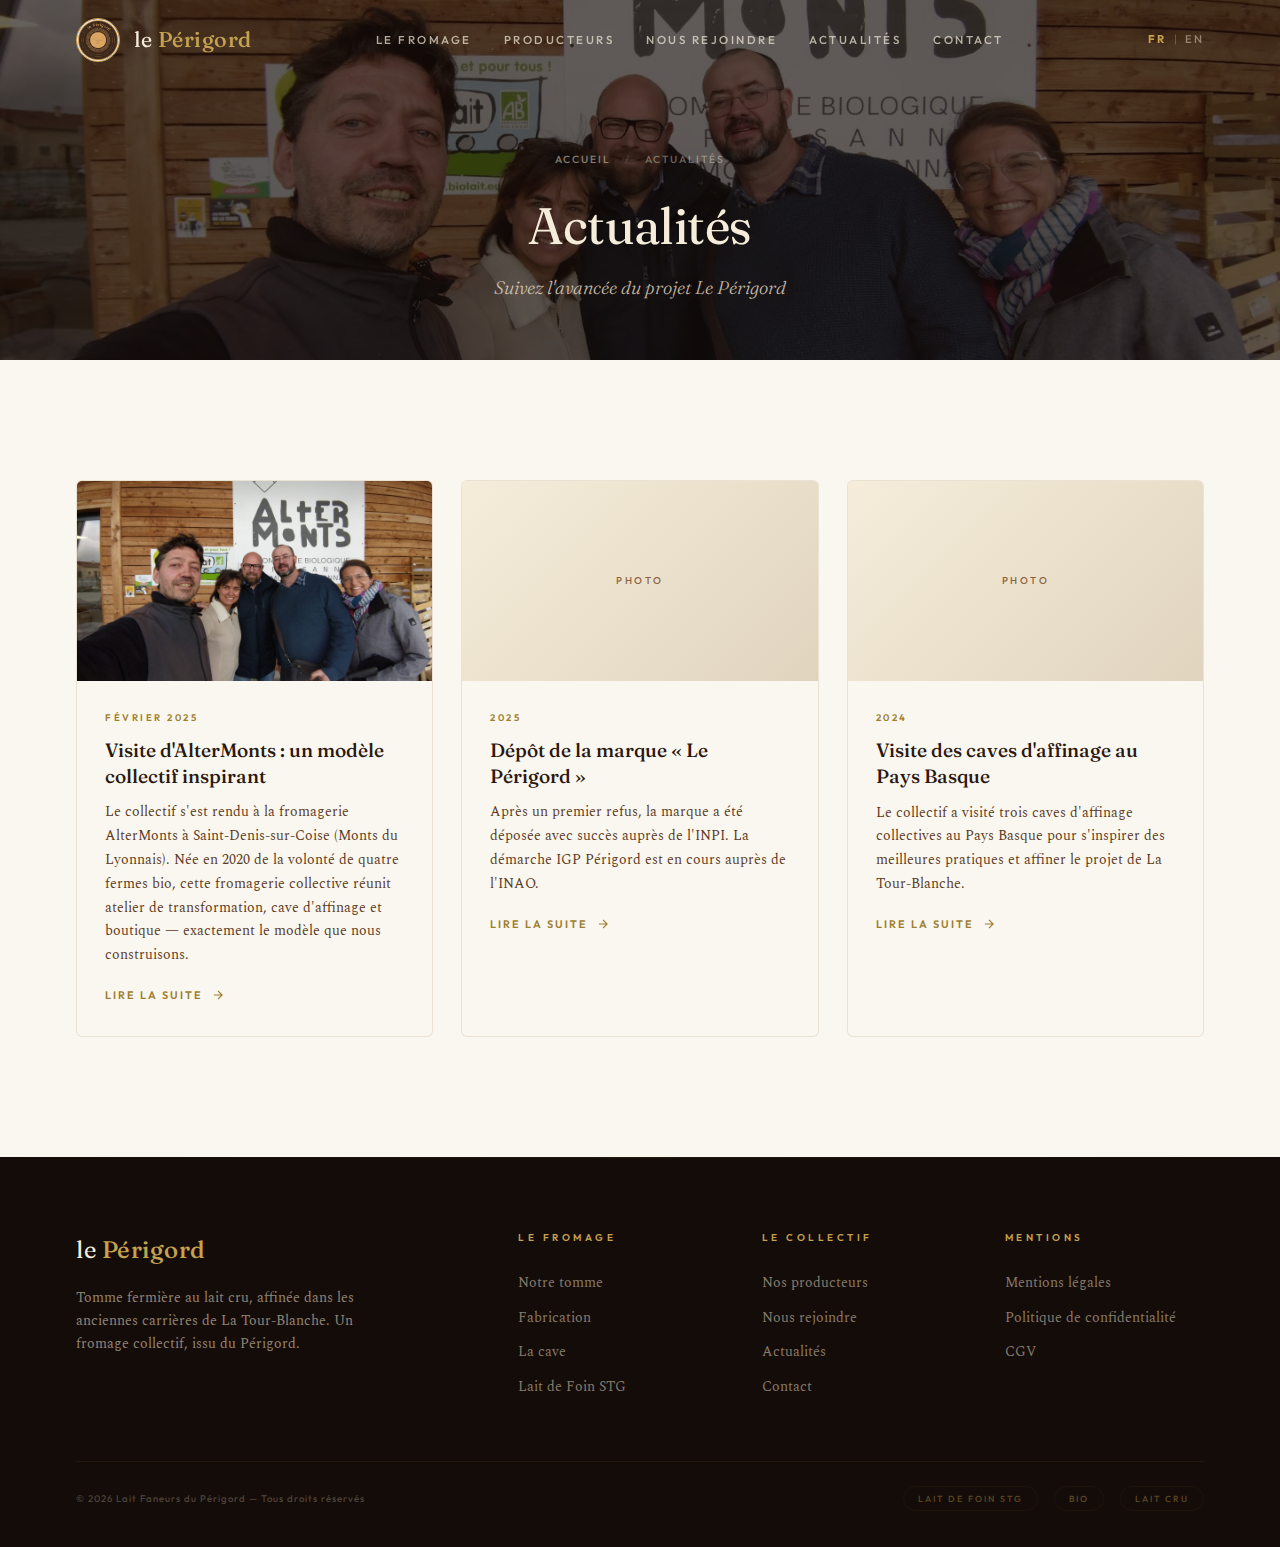
<file: blog/index.html>
<!DOCTYPE html>
<html lang="fr">
<head>
  <meta charset="UTF-8">
  <meta name="viewport" content="width=device-width, initial-scale=1.0">
  <meta name="description" content="Actualités du projet Le Périgord — Suivez l'avancée du collectif Lait Faneurs du Périgord et de la tomme fermière.">
  <meta property="og:title" content="Actualités — Tomme Le Périgord">
  <meta property="og:description" content="Suivez l'avancée du projet Le Périgord, tomme fermière au lait cru affinée en cave naturelle.">
  <meta property="og:type" content="website">
  <meta property="og:url" content="https://tomme-perigord.fr/blog/">
  <title>Actualités — Tomme Le Périgord</title>
  <link rel="alternate" hreflang="fr" href="https://tomme-perigord.fr/blog/">
  <link rel="alternate" hreflang="en" href="https://tomme-perigord.fr/en/blog/">
  <link rel="alternate" hreflang="x-default" href="https://tomme-perigord.fr/blog/">
  <link rel="stylesheet" href="../css/style.css">
  <link rel="icon" type="image/x-icon" href="../images/etiquette.jpg">
</head>
<body class="page-blog">

  <!-- ==================== HEADER ==================== -->
  <header class="site-header scrolled">
    <div class="header-inner">
      <a href="../index.html#hero" class="logo">
        <img src="../images/etiquette.jpg" alt="Le Périgord" class="logo-img">
        <span class="logo-text">le <span>Périgord</span></span>
      </a>
      <nav class="main-nav" role="navigation" aria-label="Navigation principale">
        <a href="../index.html#fromage">Le Fromage</a>
        <a href="../index.html#producteurs">Producteurs</a>
        <a href="../index.html#rejoindre">Nous rejoindre</a>
        <a href="../index.html#actualites">Actualités</a>
        <a href="../index.html#contact">Contact</a>
      </nav>
      <div class="lang-switcher">
        <span class="lang-active">FR</span>
        <span class="lang-sep">|</span>
        <a href="../en/blog/" class="lang-link">EN</a>
      </div>
      <div class="burger" aria-label="Menu" role="button" tabindex="0">
        <span></span>
        <span></span>
        <span></span>
      </div>
    </div>
  </header>

  <!-- ==================== HERO ==================== -->
  <section class="blog-listing-hero">
    <div class="blog-listing-hero-bg">
      <img src="../images/altermonts.jpg" alt="Le collectif Lait Faneurs du Périgord">
    </div>
    <div class="blog-article-hero-overlay"></div>
    <div class="blog-listing-hero-content">
      <nav class="ldf-breadcrumb" aria-label="Fil d'Ariane">
        <a href="../index.html">Accueil</a>
        <span class="ldf-breadcrumb-sep">/</span>
        <span>Actualités</span>
      </nav>
      <h1 class="blog-article-title">Actualités</h1>
      <p class="blog-listing-subtitle">Suivez l'avancée du projet Le Périgord</p>
    </div>
  </section>

  <!-- ==================== ARTICLES ==================== -->
  <section class="blog-listing">
    <div class="container">
      <div class="blog-grid">
        <article class="blog-card reveal">
          <div class="blog-card-img">
            <img src="../images/altermonts.jpg" alt="Visite de la fromagerie AlterMonts" style="width:100%;height:100%;object-fit:cover;">
          </div>
          <div class="blog-card-content">
            <span class="blog-card-date">Février 2025</span>
            <h3>Visite d'AlterMonts : un modèle collectif inspirant</h3>
            <p>Le collectif s'est rendu à la fromagerie AlterMonts à Saint-Denis-sur-Coise (Monts du Lyonnais). Née en 2020 de la volonté de quatre fermes bio, cette fromagerie collective réunit atelier de transformation, cave d'affinage et boutique — exactement le modèle que nous construisons.</p>
            <a href="altermonts.html" class="blog-link">
              Lire la suite
              <svg viewBox="0 0 24 24" fill="none" stroke="currentColor" stroke-width="2"><path d="M5 12h14M12 5l7 7-7 7"/></svg>
            </a>
          </div>
        </article>

        <article class="blog-card reveal reveal-delay-1">
          <div class="blog-card-img">Photo</div>
          <div class="blog-card-content">
            <span class="blog-card-date">2025</span>
            <h3>Dépôt de la marque « Le Périgord »</h3>
            <p>Après un premier refus, la marque a été déposée avec succès auprès de l'INPI. La démarche IGP Périgord est en cours auprès de l'INAO.</p>
            <a href="#" class="blog-link">
              Lire la suite
              <svg viewBox="0 0 24 24" fill="none" stroke="currentColor" stroke-width="2"><path d="M5 12h14M12 5l7 7-7 7"/></svg>
            </a>
          </div>
        </article>

        <article class="blog-card reveal reveal-delay-2">
          <div class="blog-card-img">Photo</div>
          <div class="blog-card-content">
            <span class="blog-card-date">2024</span>
            <h3>Visite des caves d'affinage au Pays Basque</h3>
            <p>Le collectif a visité trois caves d'affinage collectives au Pays Basque pour s'inspirer des meilleures pratiques et affiner le projet de La Tour-Blanche.</p>
            <a href="#" class="blog-link">
              Lire la suite
              <svg viewBox="0 0 24 24" fill="none" stroke="currentColor" stroke-width="2"><path d="M5 12h14M12 5l7 7-7 7"/></svg>
            </a>
          </div>
        </article>
      </div>
    </div>
  </section>

  <!-- ==================== FOOTER ==================== -->
  <footer class="site-footer">
    <div class="container">
      <div class="footer-grid">
        <div class="footer-brand">
          <span class="logo-text">le <span style="color: var(--ocre);">Périgord</span></span>
          <p>
            Tomme fermière au lait cru, affinée dans les anciennes carrières
            de La Tour-Blanche. Un fromage collectif, issu du Périgord.
          </p>
        </div>
        <div class="footer-col">
          <h4>Le fromage</h4>
          <a href="../index.html#fromage">Notre tomme</a>
          <a href="../index.html#fabrication">Fabrication</a>
          <a href="../index.html#cave">La cave</a>
          <a href="../lait-de-foin.html">Lait de Foin STG</a>
        </div>
        <div class="footer-col">
          <h4>Le collectif</h4>
          <a href="../index.html#producteurs">Nos producteurs</a>
          <a href="../index.html#rejoindre">Nous rejoindre</a>
          <a href="../index.html#actualites">Actualités</a>
          <a href="../index.html#contact">Contact</a>
        </div>
        <div class="footer-col">
          <h4>Mentions</h4>
          <a href="#">Mentions légales</a>
          <a href="#">Politique de confidentialité</a>
          <a href="#">CGV</a>
        </div>
      </div>
      <div class="footer-bottom">
        <p>&copy; 2026 Lait Faneurs du Périgord — Tous droits réservés</p>
        <div class="footer-labels">
          <a href="../lait-de-foin.html" class="footer-label">Lait de Foin STG</a>
          <span class="footer-label">Bio</span>
          <span class="footer-label">Lait cru</span>
        </div>
      </div>
    </div>
  </footer>

  <script src="../js/main.js"></script>
</body>
</html>
</file>
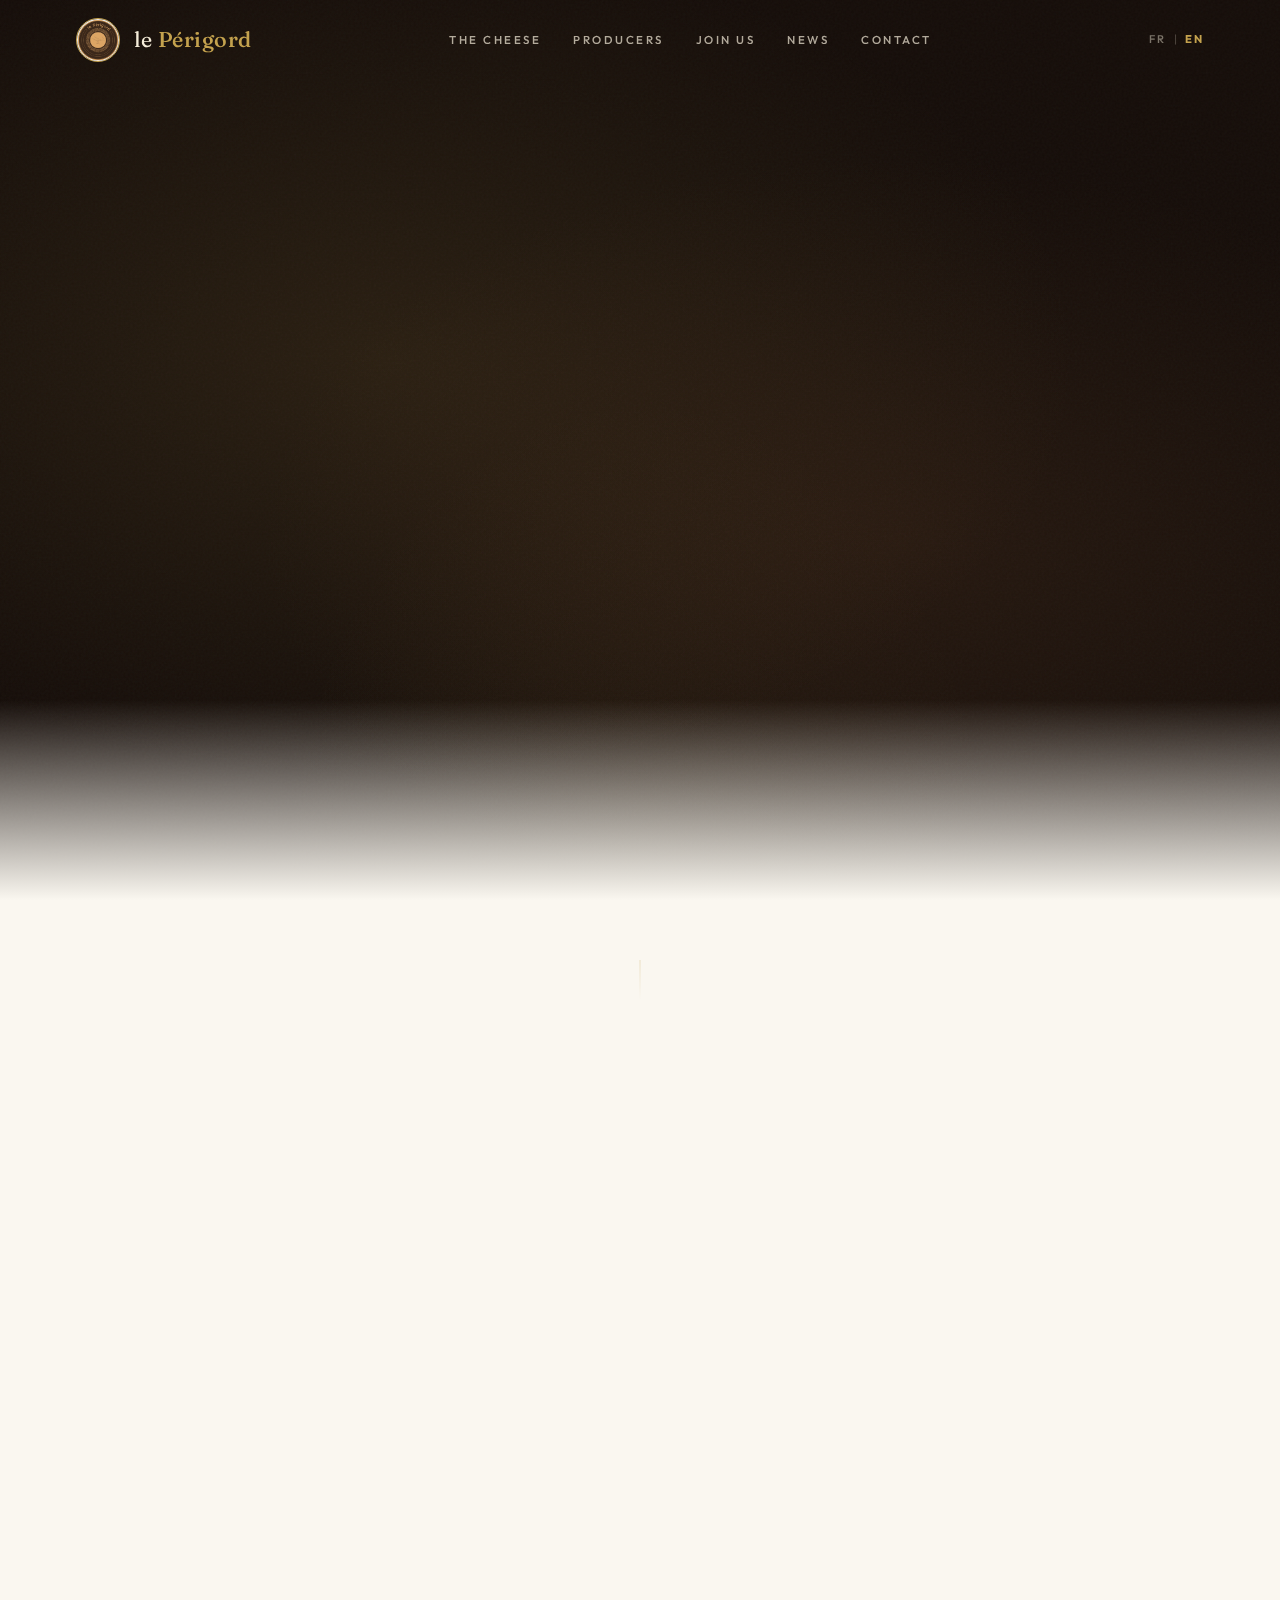
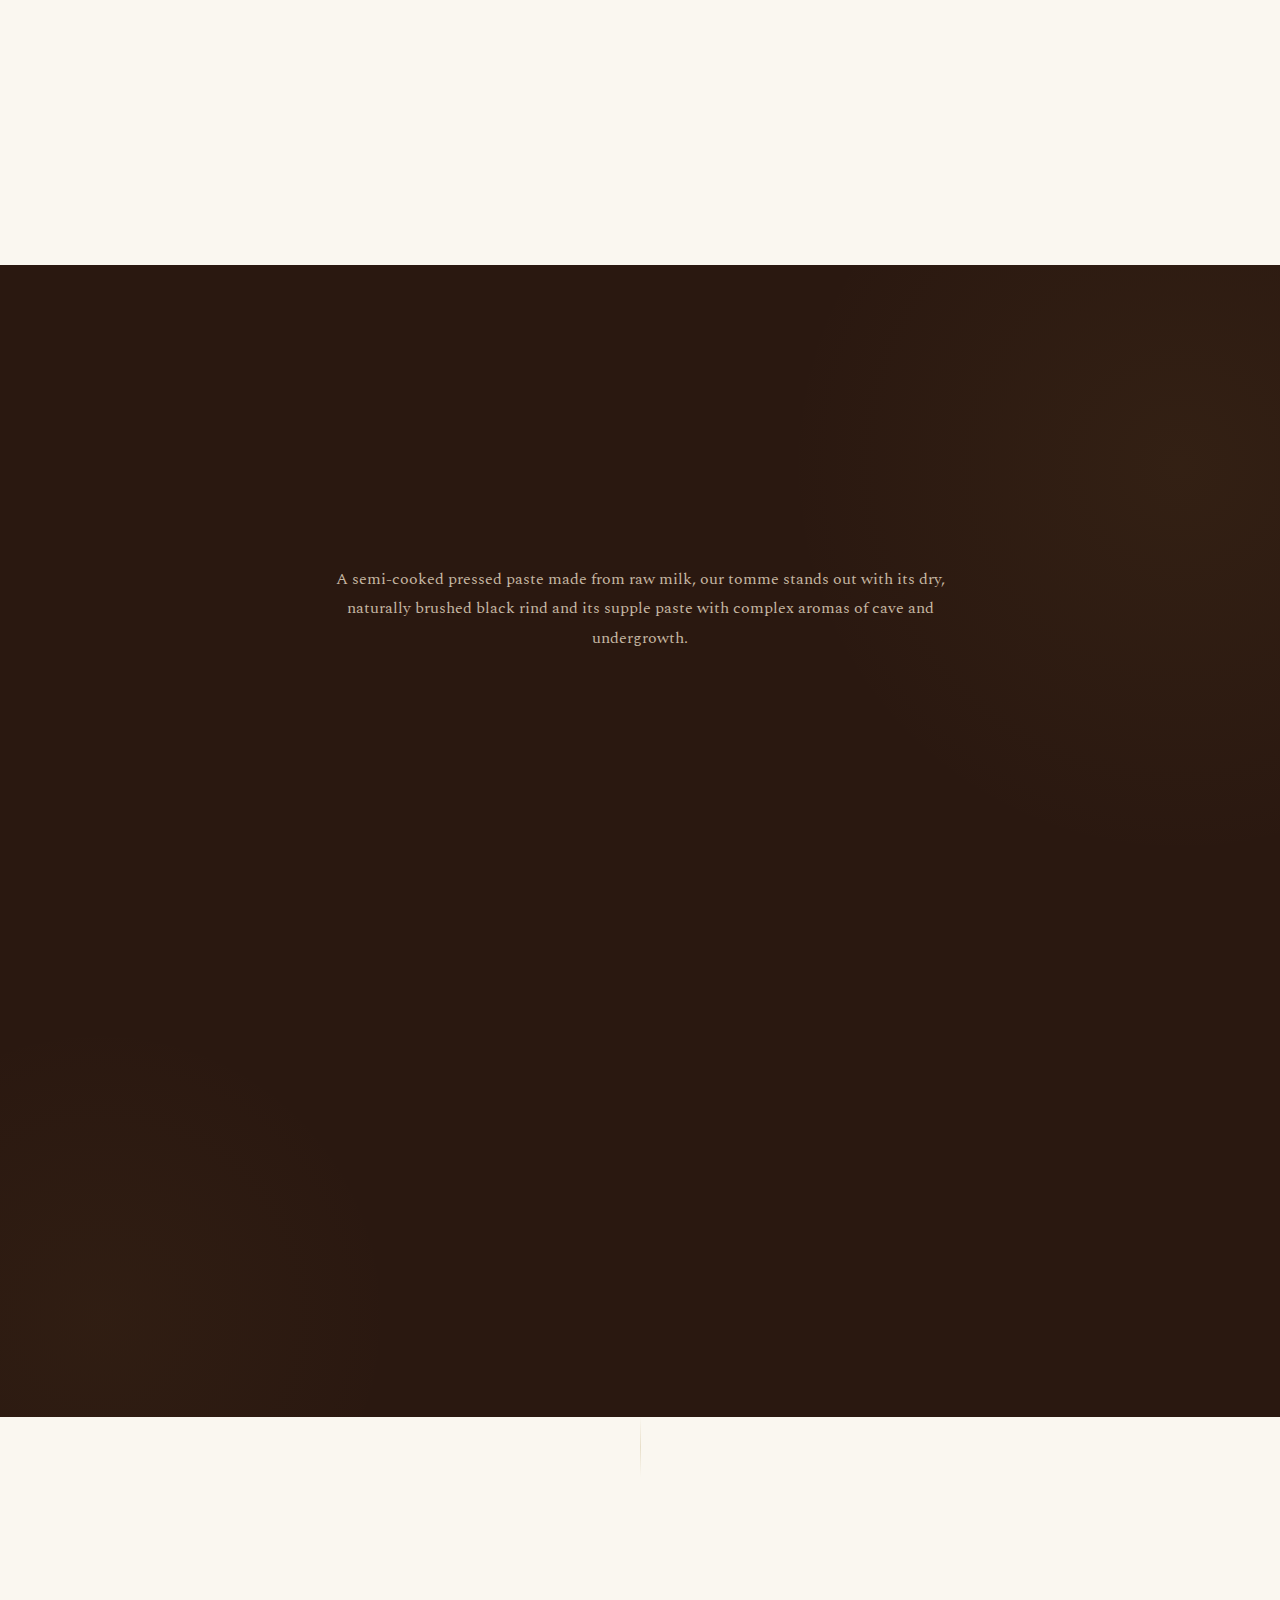
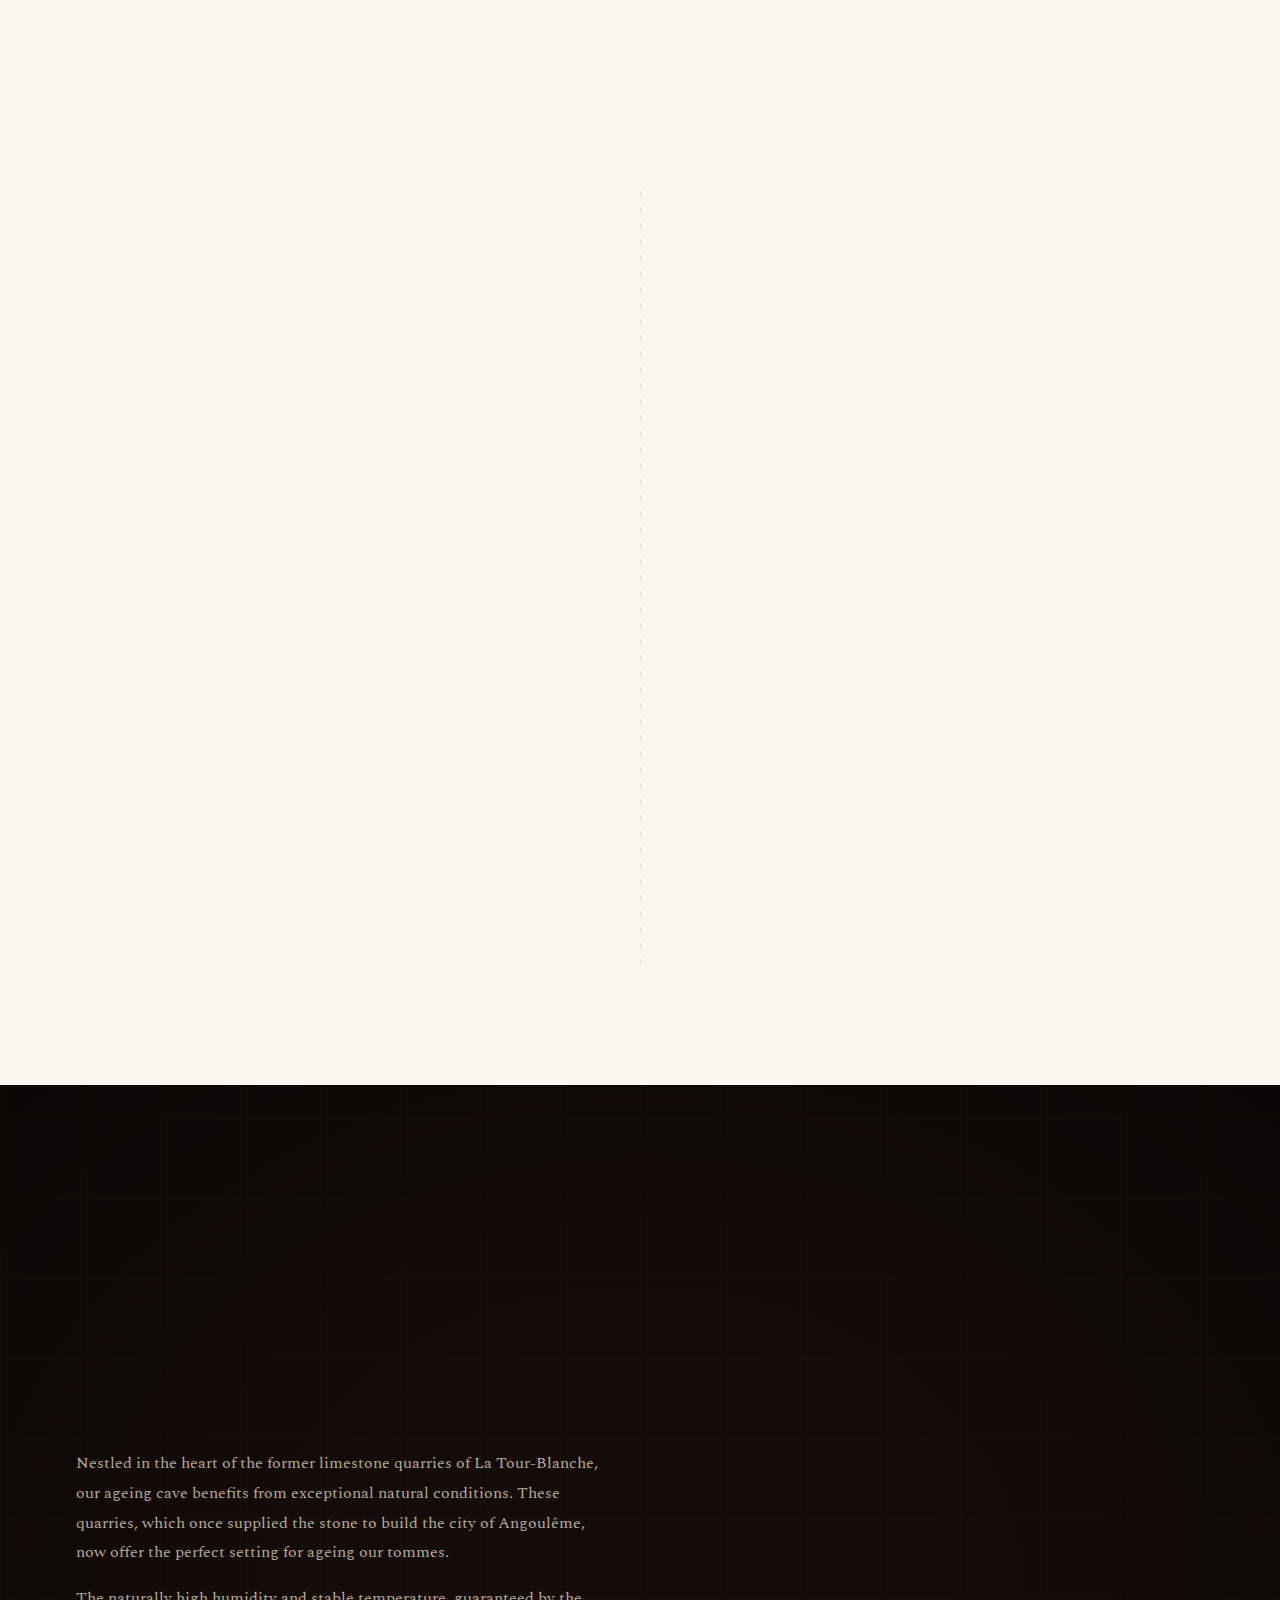
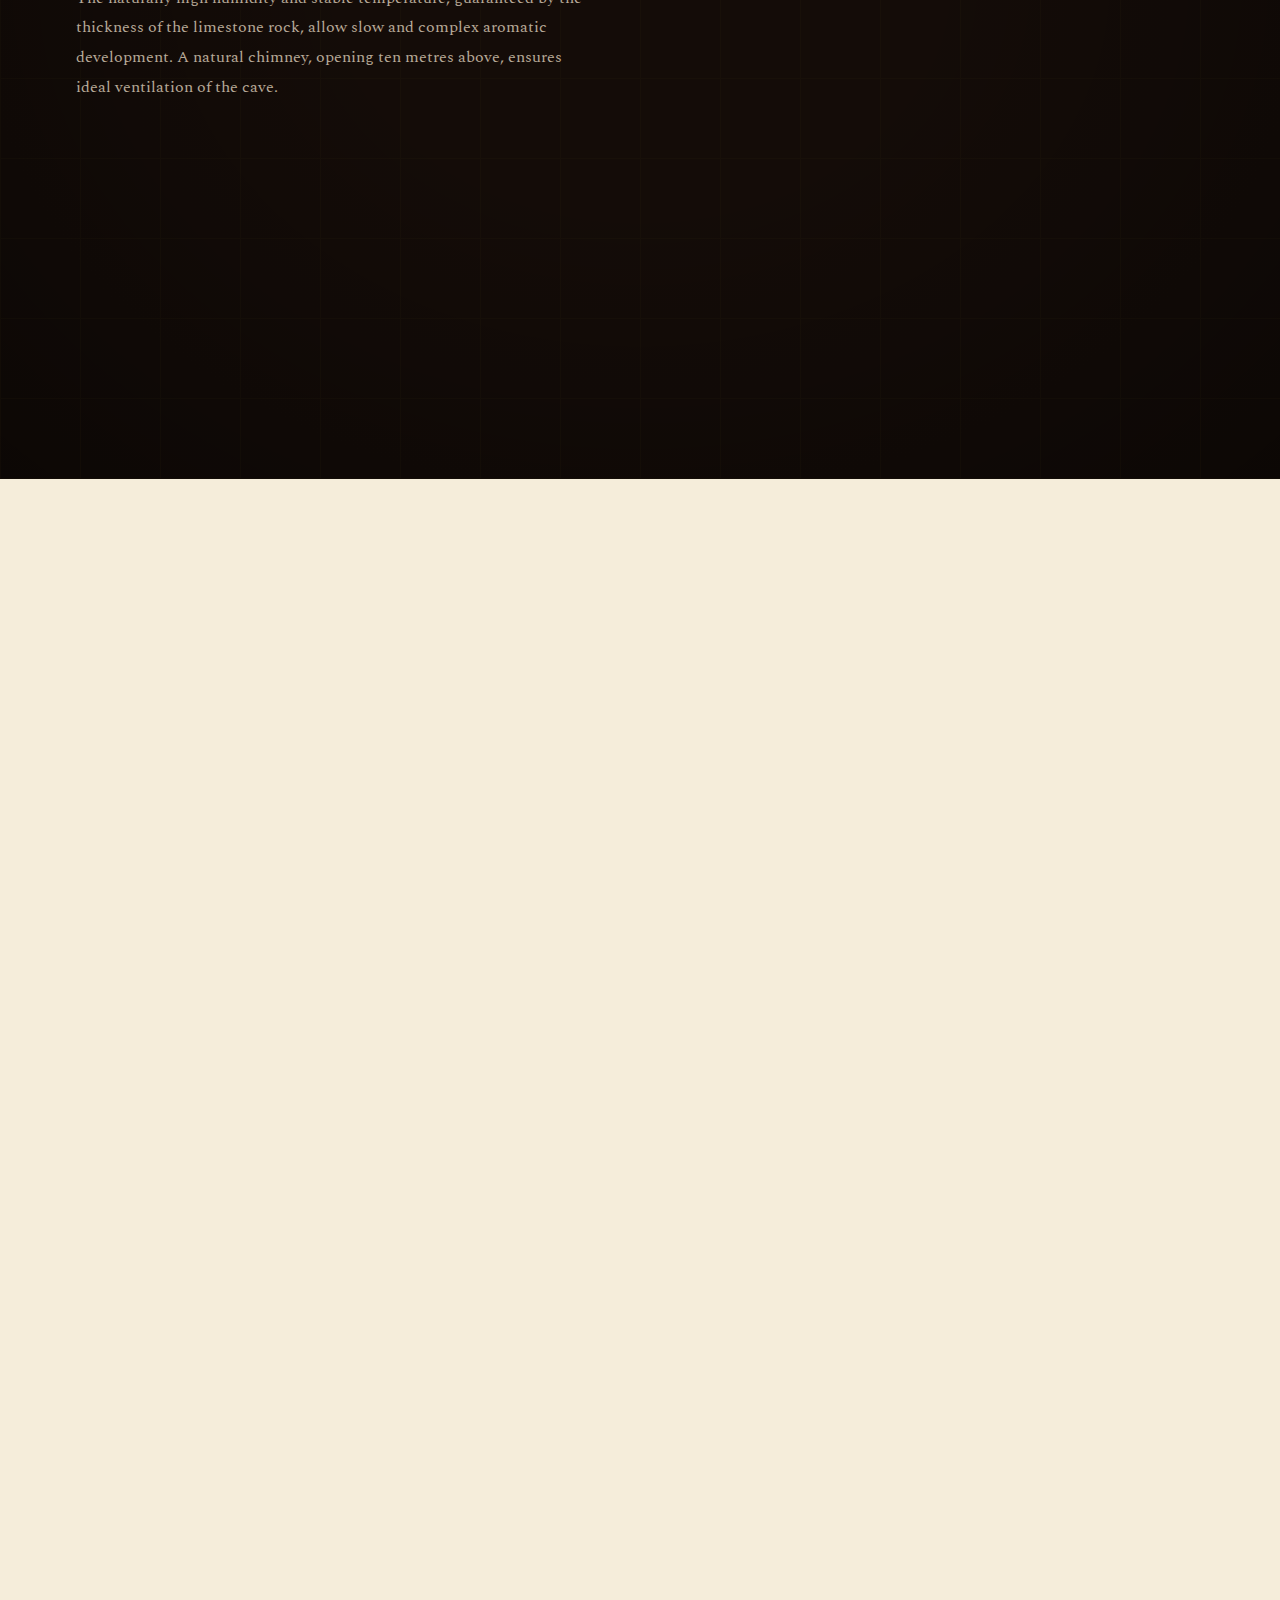
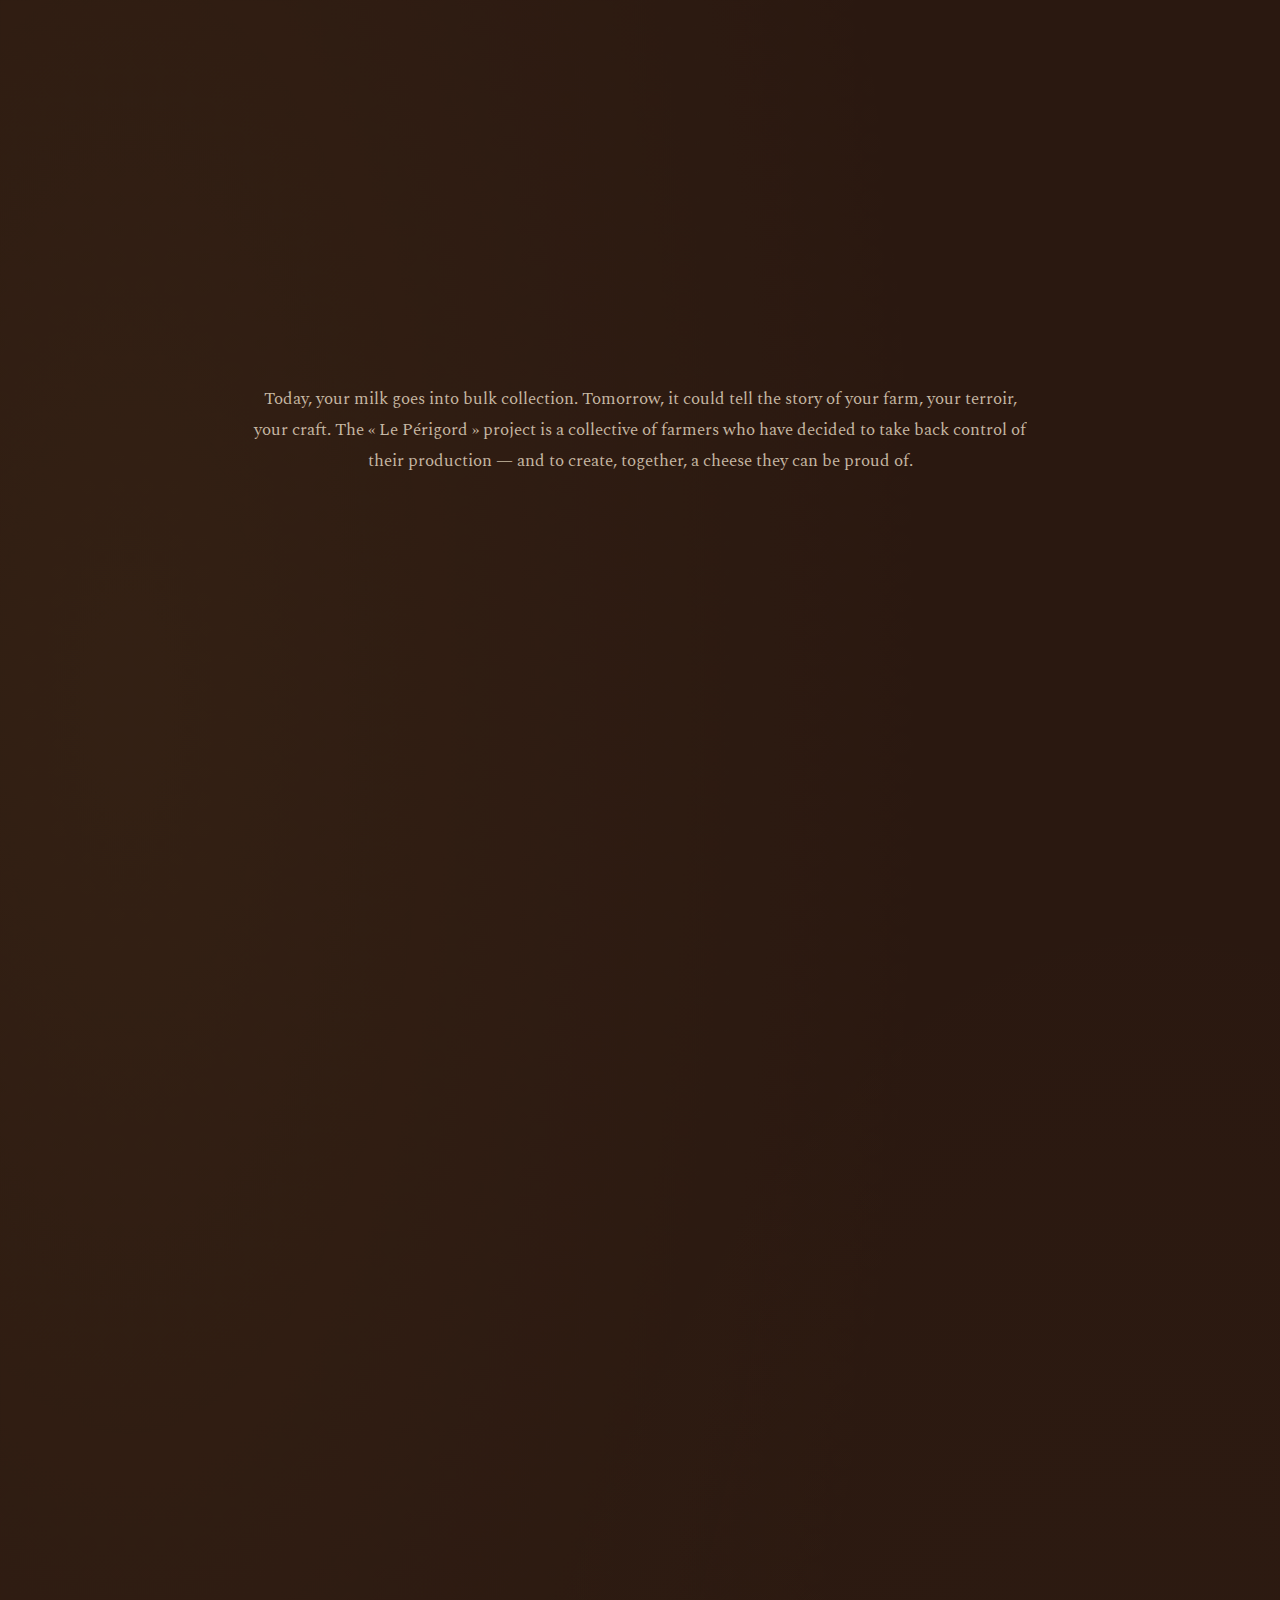
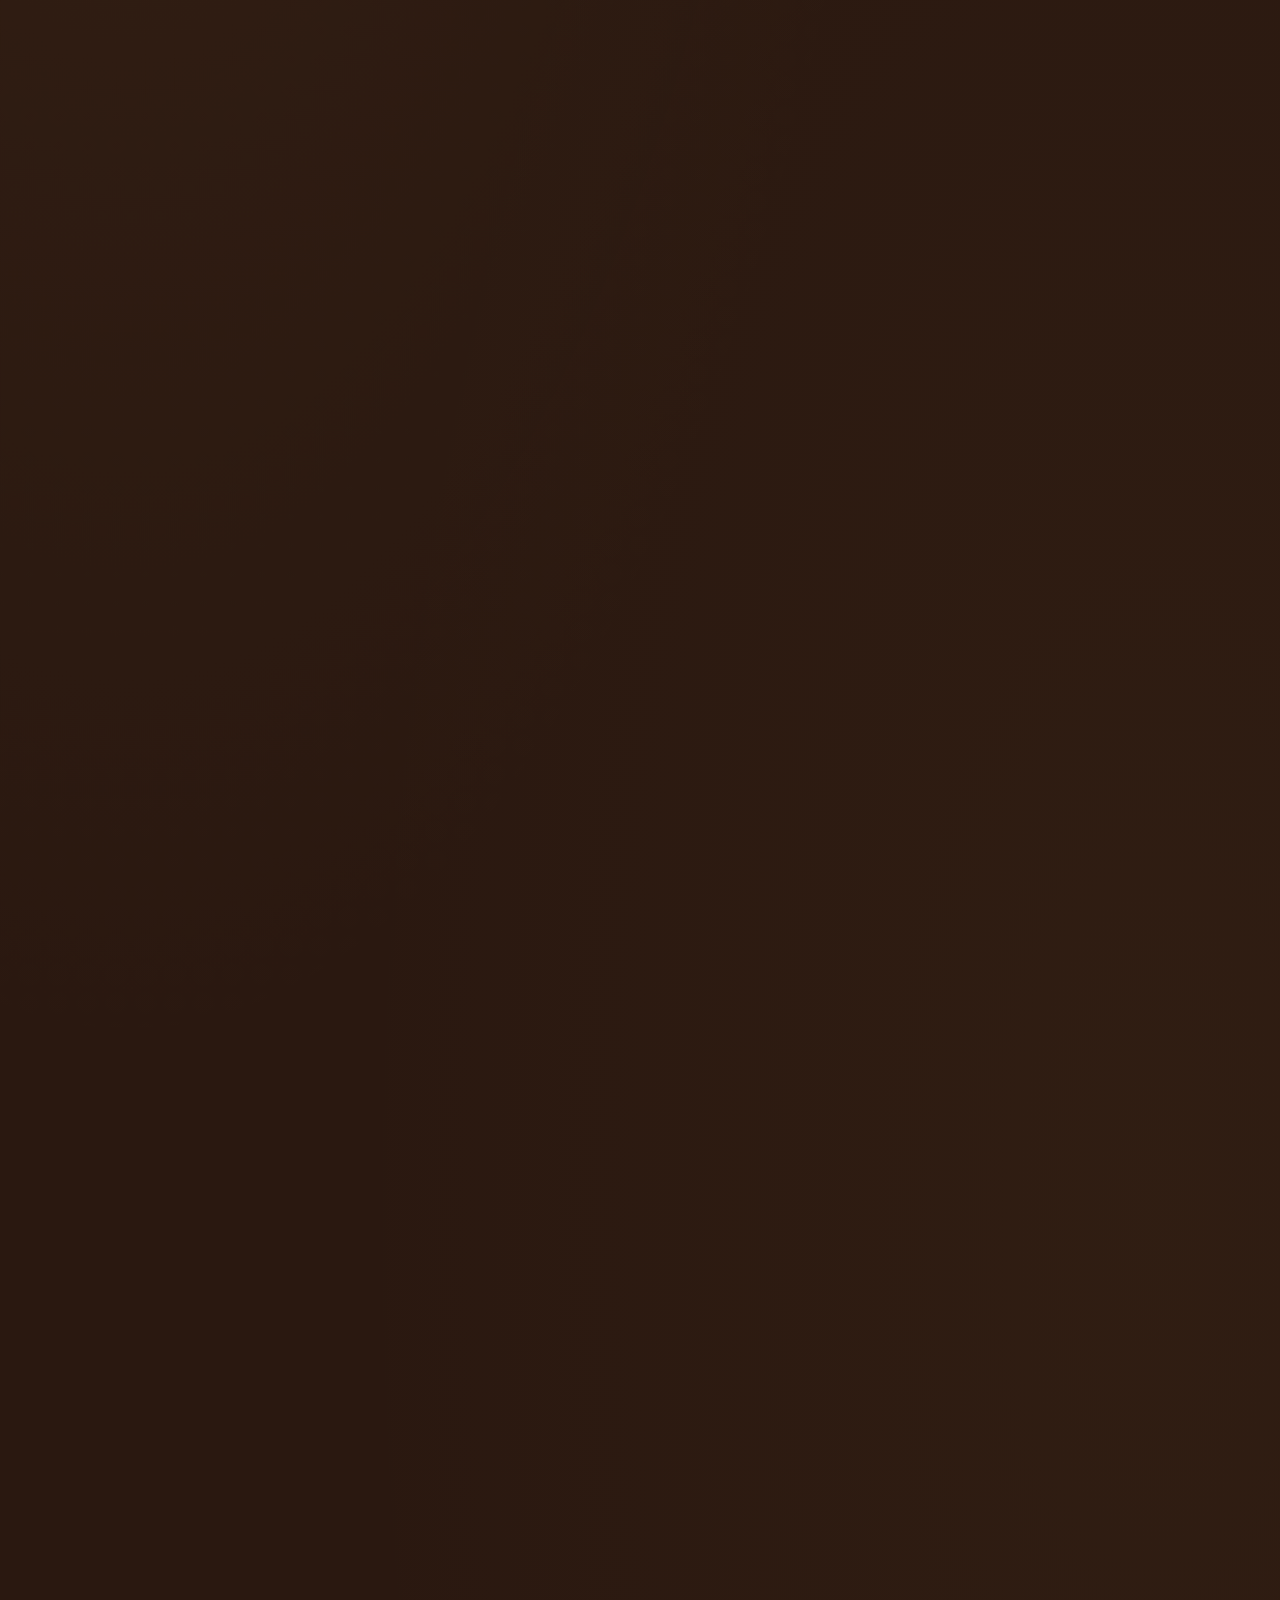
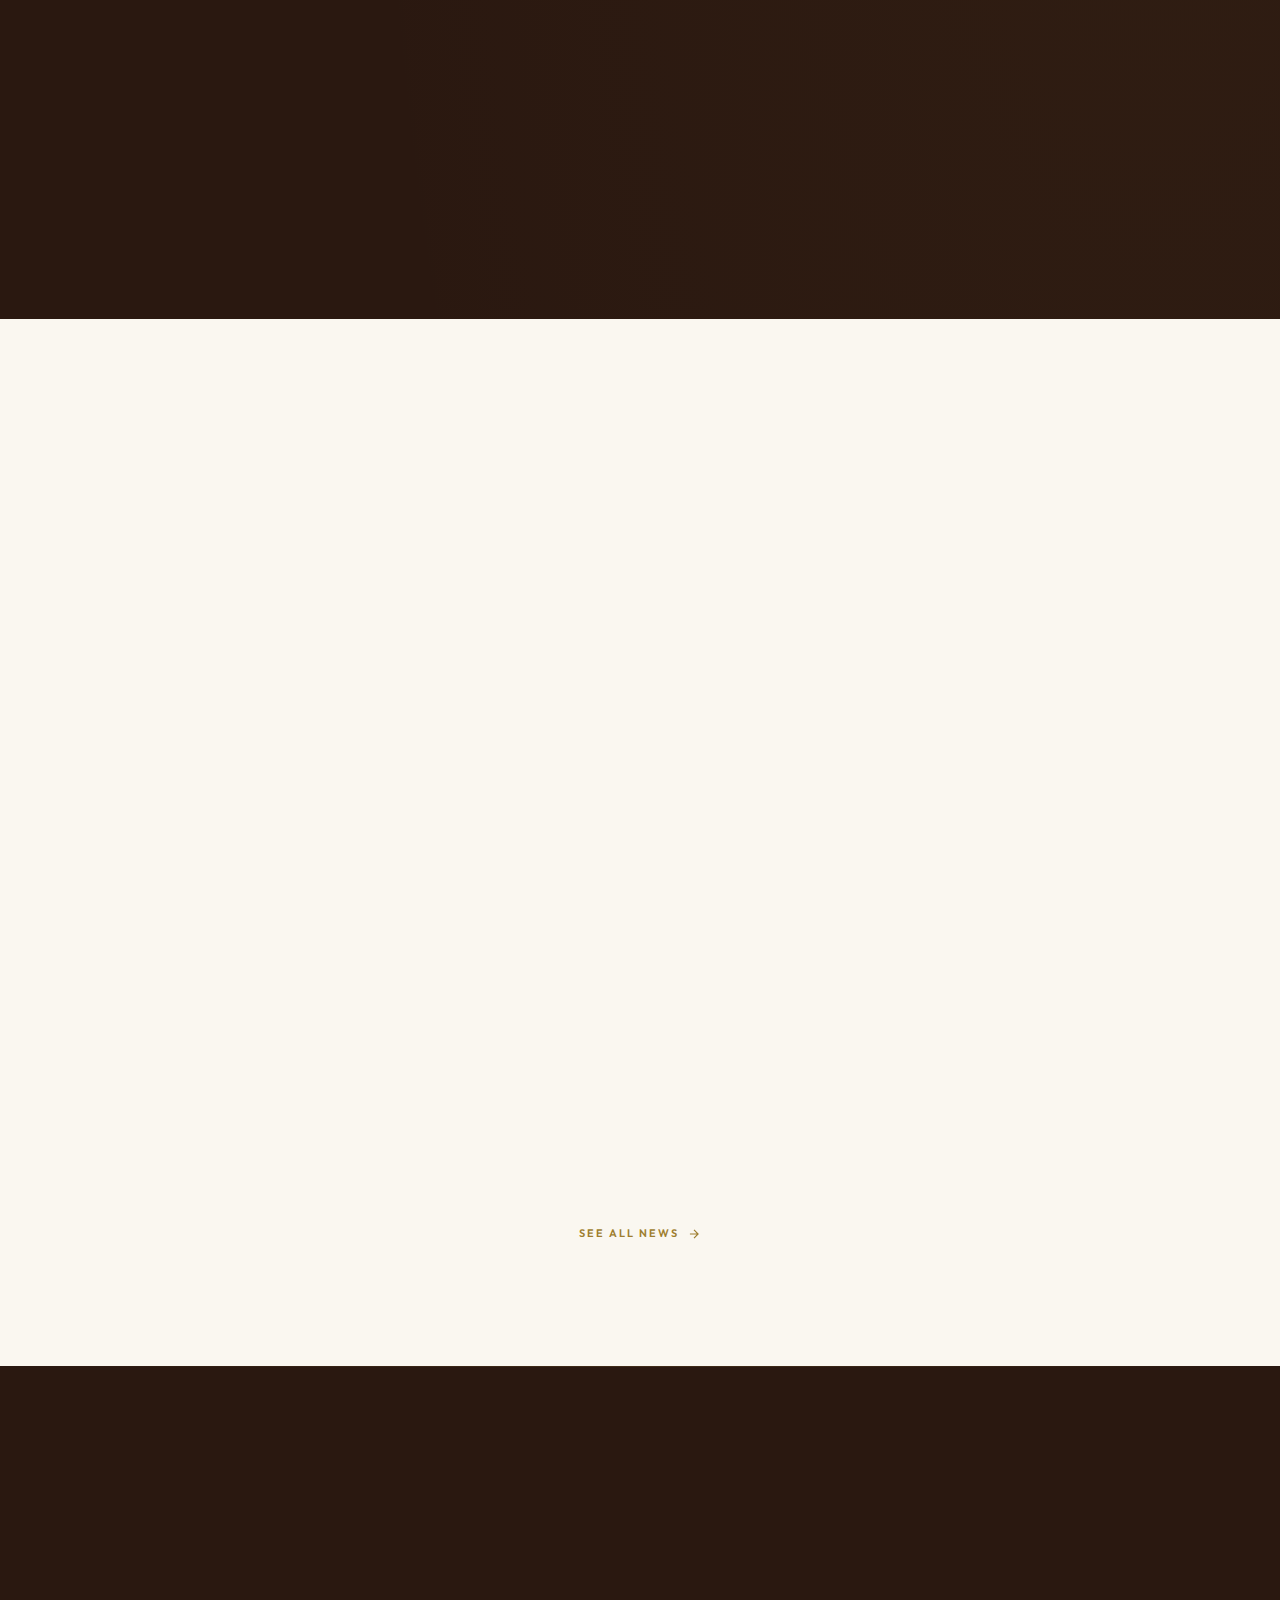
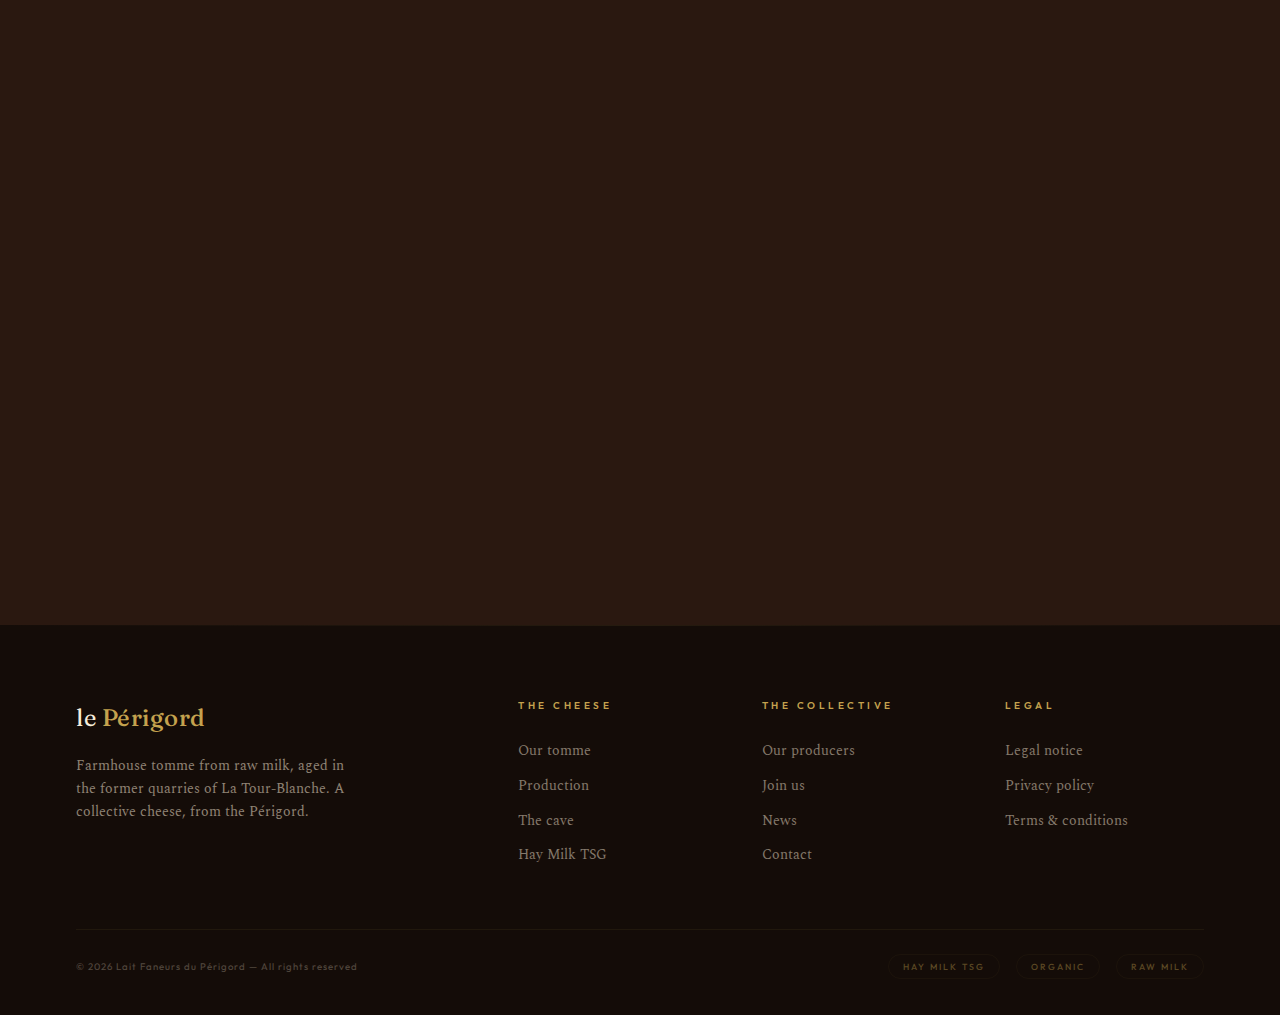
<file: en/index.html>
<!DOCTYPE html>
<html lang="en">
<head>
  <meta charset="UTF-8">
  <meta name="viewport" content="width=device-width, initial-scale=1.0">
  <meta name="description" content="Le Périgord — Farmhouse tomme cheese made from raw milk, semi-cooked pressed paste, cave-aged in the former limestone quarries of La Tour-Blanche. Hay Milk TSG, Organic.">
  <meta name="keywords" content="tomme, périgord, cheese, raw milk, pressed paste, cave ageing, hay milk, organic, dordogne, La Tour-Blanche">
  <meta property="og:title" content="Le Périgord — Exceptional farmhouse tomme">
  <meta property="og:description" content="Farmhouse tomme from raw milk, cave-aged in the former limestone quarries of La Tour-Blanche in the Dordogne.">
  <meta property="og:type" content="website">
  <meta property="og:url" content="https://tomme-perigord.fr/en/">
  <title>Le Périgord — Exceptional farmhouse tomme</title>
  <link rel="alternate" hreflang="fr" href="https://tomme-perigord.fr/">
  <link rel="alternate" hreflang="en" href="https://tomme-perigord.fr/en/">
  <link rel="alternate" hreflang="x-default" href="https://tomme-perigord.fr/">
  <link rel="stylesheet" href="../css/style.css">
  <link rel="icon" type="image/x-icon" href="../images/etiquette.jpg">
</head>
<body>

  <!-- ==================== HEADER ==================== -->
  <header class="site-header">
    <div class="header-inner">
      <a href="#hero" class="logo">
        <img src="../images/etiquette.jpg" alt="Le Périgord" class="logo-img">
        <span class="logo-text">le <span>Périgord</span></span>
      </a>
      <nav class="main-nav" role="navigation" aria-label="Main navigation">
        <a href="#fromage">The Cheese</a>
        <a href="#producteurs">Producers</a>
        <a href="#rejoindre">Join Us</a>
        <a href="#actualites">News</a>
        <a href="#contact">Contact</a>
      </nav>
      <div class="lang-switcher">
        <a href="../" class="lang-link">FR</a>
        <span class="lang-sep">|</span>
        <span class="lang-active">EN</span>
      </div>
      <div class="burger" aria-label="Menu" role="button" tabindex="0">
        <span></span>
        <span></span>
        <span></span>
      </div>
    </div>
  </header>

  <!-- ==================== HERO ==================== -->
  <section class="hero" id="hero">
    <div class="hero-bg"></div>
    <div class="hero-pattern"></div>
    <div class="hero-content">
      <img src="../images/etiquette.jpg" alt="Le Périgord label" class="hero-etiquette">
      <h1 class="hero-title">
        La Tomme
        <strong>&laquo; Le Périgord &raquo;</strong>
      </h1>
      <p class="hero-subtitle">Farmhouse · Raw milk · Cave-aged naturally</p>
      <div class="hero-badges">
        <a href="hay-milk.html" class="hero-badge ldf-link">
          <img src="../images/logo-ldf.svg" alt="Hay Milk" class="badge-logo-ldf">
          Hay Milk TSG
        </a>
        <span class="hero-badge">
          <span class="hero-badge-dot"></span>
          Organic farming
        </span>
        <span class="hero-badge">
          <span class="hero-badge-dot"></span>
          Semi-cooked pressed paste
        </span>
      </div>
    </div>
    <div class="scroll-indicator">
      <span>Discover</span>
      <div class="scroll-line"></div>
    </div>
  </section>

  <!-- ==================== INTRO ==================== -->
  <section class="intro" id="intro">
    <div class="container">
      <div class="intro-grid">
        <div class="intro-visual reveal">
          <div class="intro-img-wrapper">
            <img src="../belardia.jpg" alt="Cows grazing in the Périgord" style="width:100%;height:100%;object-fit:cover;">
          </div>
          <div class="intro-accent"></div>
        </div>
        <div class="intro-content">
          <span class="section-label reveal">Our philosophy</span>
          <h2 class="section-title reveal reveal-delay-1">
            A cheese born <em>from the land</em>,<br>for fine dining
          </h2>
          <p class="text-body reveal reveal-delay-2">
            Created by a collective of passionate dairy farmers from the Dordogne &mdash;
            the official name of the French département, known historically as the Périgord,
            a name that evokes centuries of culinary heritage and the rich countryside that many
            British residents of the region have come to call home &mdash; the tomme
            &laquo;&nbsp;Le Périgord&nbsp;&raquo; is the fruit of an exacting approach: raw hay milk,
            artisanal production and patient cave ageing in the former limestone quarries
            of La Tour-Blanche.
          </p>
          <p class="text-body reveal reveal-delay-3" style="margin-top: 16px;">
            Every wheel tells the story of a terroir, of know-how and of a shared ambition:
            to produce an exceptional cheese, worthy of the finest tables.
          </p>
          <blockquote class="reveal reveal-delay-4">
            &laquo;&nbsp;Mastering the entire production cycle, from fodder to ageing,
            to offer a product that reflects the richness of our terroir.&nbsp;&raquo;
          </blockquote>
        </div>
      </div>
    </div>
  </section>

  <!-- ==================== THE CHEESE ==================== -->
  <section class="fromage" id="fromage">
    <div class="container">
      <div style="text-align: center; max-width: 700px; margin: 0 auto;">
        <span class="section-label reveal">The product</span>
        <h2 class="section-title reveal reveal-delay-1">
          An exceptional <em>tomme</em>
        </h2>
        <p class="text-body reveal reveal-delay-2" style="margin: 0 auto; color: var(--creme-dark); opacity: 0.85;">
          A semi-cooked pressed paste made from raw milk, our tomme stands out
          with its dry, naturally brushed black rind and its supple paste
          with complex aromas of cave and undergrowth.
        </p>
      </div>

      <div class="fromage-grid">
        <div class="fromage-card reveal">
          <img src="../images/logo-ldf.svg" alt="Hay Milk label" class="fromage-ldf-logo">
          <h3>Hay Milk TSG</h3>
          <p>
            Our animals are traditionally fed on grass in summer and hay in winter,
            with no fermented feed or GMOs. Hay Milk is an official quality label guaranteeing
            production as close to nature as possible.
          </p>
          <a href="hay-milk.html" class="btn-ldf-more">Learn more &rarr;</a>
        </div>
        <div class="fromage-card reveal reveal-delay-1">
          <span class="fromage-card-icon">🧀</span>
          <h3>Semi-cooked pressed paste</h3>
          <p>
            A demanding cheese-making technique that gives our tomme its unique texture.
            The raw, unpasteurised milk preserves the full aromatic richness and complexity
            of the Périgord terroir.
          </p>
        </div>
        <div class="fromage-card reveal reveal-delay-2">
          <span class="fromage-card-icon">🏔️</span>
          <h3>Natural cave ageing</h3>
          <p>
            Aged in the former limestone quarries of La Tour-Blanche, our tommes benefit
            from humidity close to 100% and a stable temperature of 10&ndash;13°C
            for optimal aromatic development.
          </p>
        </div>
      </div>

      <div class="fromage-specs reveal">
        <div class="fromage-spec">
          <span class="fromage-spec-value">8 kg</span>
          <span class="fromage-spec-label">Wheel format</span>
        </div>
        <div class="fromage-spec">
          <span class="fromage-spec-value">18 months</span>
          <span class="fromage-spec-label">Max. ageing</span>
        </div>
        <div class="fromage-spec">
          <span class="fromage-spec-value">100%</span>
          <span class="fromage-spec-label">Raw milk</span>
        </div>
        <div class="fromage-spec">
          <span class="fromage-spec-value">10°C</span>
          <span class="fromage-spec-label">Cave temperature</span>
        </div>
      </div>
    </div>
  </section>

  <!-- ==================== PRODUCTION ==================== -->
  <section class="fabrication" id="fabrication">
    <div class="container">
      <div style="text-align: center; max-width: 650px; margin: 0 auto;">
        <span class="section-label reveal">The craft</span>
        <h2 class="section-title reveal reveal-delay-1">
          From milking <em>to ageing</em>
        </h2>
        <p class="text-body reveal reveal-delay-2" style="margin: 0 auto;">
          Every step of the process is carefully mastered by our producers,
          guided by Patrick Anglade, Master Cheesemaker.
        </p>
      </div>

      <div class="fab-steps">
        <div class="fab-step reveal">
          <span class="fab-step-number">01</span>
          <h3>Milking</h3>
          <p>
            Raw milk is collected daily from our farmers. Fed on grass and barn-dried
            hay, the cows and ewes produce milk rich in cheesemaking properties,
            free of butyric bacteria.
          </p>
        </div>
        <div class="fab-step reveal reveal-delay-1">
          <span class="fab-step-number">02</span>
          <h3>Renneting (<em>emprésurage</em>)</h3>
          <p>
            The milk is heated to 32.5°C then inoculated with starter cultures.
            After maturation, renneting triggers coagulation. The curd firming time
            is meticulously monitored.
          </p>
        </div>
        <div class="fab-step reveal">
          <span class="fab-step-number">03</span>
          <h3>Vat work</h3>
          <p>
            Manual curd cutting, stirring and progressive reheating up to 48°C. The grain
            is worked to achieve a "pea-to-hazelnut" size &mdash; the hallmark
            of a quality semi-cooked pressed paste.
          </p>
        </div>
        <div class="fab-step reveal reveal-delay-1">
          <span class="fab-step-number">04</span>
          <h3>Moulding &amp; pressing</h3>
          <p>
            The curd is placed in cloth-lined moulds and gradually pressed.
            Four turnings over 24 hours ensure even draining
            and the formation of the 8&nbsp;kg wheel.
          </p>
        </div>
        <div class="fab-step reveal">
          <span class="fab-step-number">05</span>
          <h3>Salting</h3>
          <p>
            Dry-salted, face by face, for three days. Each face is salted
            for 24 hours then brushed off. The heel also receives its salting.
            This process contributes to rind formation.
          </p>
        </div>
        <div class="fab-step reveal reveal-delay-1">
          <span class="fab-step-number">06</span>
          <h3>Cave ageing (<em>affinage</em>)</h3>
          <p>
            The wheels enter the natural cave at La Tour-Blanche. Turned and
            brushed each week, they slowly develop their characteristic black rind
            and undergrowth aromas over 3 to 18 months.
          </p>
        </div>
      </div>
    </div>
  </section>

  <!-- ==================== THE CAVE ==================== -->
  <section class="cave" id="cave">
    <div class="cave-bg-pattern"></div>
    <div class="container">
      <div class="cave-grid">
        <div class="cave-content">
          <span class="section-label reveal" style="color: var(--ocre);">La Tour-Blanche</span>
          <h2 class="section-title reveal reveal-delay-1">
            A cave in the <em>former quarries</em>
          </h2>
          <p class="text-body reveal reveal-delay-2">
            Nestled in the heart of the former limestone quarries of La Tour-Blanche, our ageing
            cave benefits from exceptional natural conditions. These quarries, which once supplied
            the stone to build the city of Angoulême, now offer the perfect setting
            for ageing our tommes.
          </p>
          <p class="text-body reveal reveal-delay-3" style="margin-top: 16px;">
            The naturally high humidity and stable temperature, guaranteed by the thickness
            of the limestone rock, allow slow and complex aromatic development.
            A natural chimney, opening ten metres above, ensures ideal
            ventilation of the cave.
          </p>

          <div class="cave-features reveal reveal-delay-4">
            <div class="cave-feature">
              <span class="cave-feature-value">~100%</span>
              <span class="cave-feature-label">Humidity</span>
            </div>
            <div class="cave-feature">
              <span class="cave-feature-value">10-13°C</span>
              <span class="cave-feature-label">Temperature</span>
            </div>
            <div class="cave-feature">
              <span class="cave-feature-value">40 t</span>
              <span class="cave-feature-label">Target capacity</span>
            </div>
            <div class="cave-feature">
              <span class="cave-feature-value">10 m</span>
              <span class="cave-feature-label">Depth</span>
            </div>
          </div>
        </div>

        <div class="cave-visual reveal">
          <div class="cave-img-wrapper">
            <div class="cave-img-placeholder">
              <svg viewBox="0 0 24 24" fill="none" stroke="currentColor" stroke-width="1.5" style="width:48px;height:48px;opacity:0.4;">
                <rect x="3" y="3" width="18" height="18" rx="2"/>
                <circle cx="8.5" cy="8.5" r="1.5"/>
                <path d="m21 15-5-5L5 21"/>
              </svg>
              Photo — La Tour-Blanche Cave
            </div>
          </div>
        </div>
      </div>
    </div>
  </section>

  <!-- ==================== PRODUCERS ==================== -->
  <section class="producteurs" id="producteurs">
    <div class="container">
      <div class="producteurs-intro">
        <span class="section-label reveal">The collective</span>
        <h2 class="section-title reveal reveal-delay-1">
          The <em>Lait Faneurs</em> of the Périgord
        </h2>
        <p class="text-body reveal reveal-delay-2">
          Our association brings together passionate dairy farmers from across the Dordogne,
          united by the desire to add value to their quality milk and to master the entire
          production cycle, from fodder to aged cheese.
        </p>
      </div>

      <div class="producteurs-grid">
        <div class="producteur-card reveal">
          <div class="producteur-img">
            <img src="../belardia.jpg" alt="Cows grazing — Ferme Belardia" style="width:100%;height:100%;object-fit:cover;">
          </div>
          <div class="producteur-info">
            <h3><a href="https://www.ferme-belardia.fr/" target="_blank" rel="noopener" class="ldf-link">Philippe Garat</a></h3>
            <p class="location">Périgord Vert</p>
            <p>Dairy farmer, Hay Milk TSG certified <img src="../images/logo-ldf.svg" alt="Hay Milk" class="inline-ldf-logo">. A pioneer of the project, he provides his processing workshop for the first production runs.</p>
            <div class="producteur-tags">
              <span class="producteur-tag">Hay milk</span>
              <span class="producteur-tag">Dairy cattle</span>
            </div>
          </div>
        </div>

        <div class="producteur-card reveal reveal-delay-1">
          <div class="producteur-img">
            <img src="../images/francois.jpg" alt="François Soulard — Dairy sheep farmer" style="width:100%;height:100%;object-fit:cover;">
          </div>
          <div class="producteur-info">
            <h3>François Soulard</h3>
            <p class="location">Mareuil-en-Périgord</p>
            <p>Dairy sheep farmer, involved in ageing and cave monitoring. Together with Philippe, he provides weekly care to the cheeses in the La Tour-Blanche quarry.</p>
            <div class="producteur-tags">
              <span class="producteur-tag">Dairy sheep</span>
              <span class="producteur-tag">Ageing</span>
              <span class="producteur-tag">Cave</span>
            </div>
          </div>
        </div>

        <div class="producteur-card reveal reveal-delay-2">
          <div class="producteur-img">Photo — Farm</div>
          <div class="producteur-info">
            <h3>And other members&hellip;</h3>
            <p class="location">Périgord &amp; neighbouring cantons</p>
            <p>The collective is growing steadily. Whether they farm cows or sheep, organic or conventional, all members share the same commitment to quality.</p>
            <div class="producteur-tags">
              <span class="producteur-tag">Organic</span>
              <span class="producteur-tag">Sheep</span>
              <span class="producteur-tag">Cattle</span>
            </div>
          </div>
        </div>
      </div>
    </div>
  </section>

  <!-- ==================== JOIN US ==================== -->
  <section class="rejoindre" id="rejoindre">
    <div class="rejoindre-bg-overlay"></div>
    <div class="container">

      <!-- Header -->
      <div class="rejoindre-header">
        <span class="section-label reveal" style="color: var(--ocre);">Dairy farmers of the Périgord</span>
        <h2 class="section-title reveal reveal-delay-1" style="color: var(--creme);">
          What if your milk told the story of <em>your terroir</em>?
        </h2>
        <p class="rejoindre-intro reveal reveal-delay-2">
          Today, your milk goes into bulk collection. Tomorrow, it could tell the story
          of your farm, your terroir, your craft. The &laquo;&nbsp;Le Périgord&nbsp;&raquo; project
          is a collective of farmers who have decided to take back control of their production
          &mdash; and to create, together, a cheese they can be proud of.
        </p>
      </div>

      <!-- The reality -->
      <div class="rejoindre-constat reveal">
        <div class="constat-header">
          <h3>The reality we all share</h3>
        </div>
        <div class="constat-grid">
          <div class="constat-item">
            <div class="constat-icon">
              <svg viewBox="0 0 24 24" fill="none" stroke="currentColor" stroke-width="1.5" style="width:48px;height:48px;">
                <path d="M3 3v18h18"/>
                <path d="M7 7l4 4 3-3 5 9"/>
              </svg>
            </div>
            <h4>The risk of losing collection</h4>
            <p>
              Major dairy groups are reducing their collection &mdash; nearly
              450 million litres fewer by 2030 from the largest alone.
              For many farmers, this signals the end of dairy farming.
              <strong>This risk is real and affects our region.</strong>
            </p>
          </div>
          <div class="constat-item">
            <div class="constat-icon">
              <svg viewBox="0 0 24 24" fill="none" stroke="currentColor" stroke-width="1.5" style="width:48px;height:48px;">
                <path d="M15 10.5a3 3 0 11-6 0 3 3 0 016 0z"/>
                <path d="M19.5 10.5c0 7.142-7.5 11.25-7.5 11.25S4.5 17.642 4.5 10.5a7.5 7.5 0 1115 0z"/>
                <path d="M4 4l16 16" stroke-width="2"/>
              </svg>
            </div>
            <h4>The lost Périgord identity</h4>
            <p>
              Your milk is collected, blended and processed far away
              into mass-market brands. The Périgord identity, the quality
              of your pastures, your daily work &mdash; all of it disappears
              into a tanker truck. <strong>Nobody knows this milk comes from the Périgord.</strong>
            </p>
          </div>
          <div class="constat-item">
            <div class="constat-icon">
              <svg viewBox="0 0 24 24" fill="none" stroke="currentColor" stroke-width="1.5" style="width:48px;height:48px;">
                <ellipse cx="12" cy="7" rx="6" ry="2"/>
                <path d="M6 7v3c0 1.1 2.7 2 6 2s6-.9 6-2V7"/>
                <path d="M6 10v3c0 1.1 2.7 2 6 2s6-.9 6-2v-3"/>
                <path d="M6 13v3c0 1.1 2.7 2 6 2s6-.9 6-2v-3"/>
                <path d="M18 5L6 19" stroke-width="2"/>
              </svg>
            </div>
            <h4>Pay that doesn't keep up</h4>
            <p>
              Price wars, global competition, constant downward pressure.
              You produce quality milk in an exceptional setting &mdash; but your
              income doesn't reflect your work or the richness of your terroir.
            </p>
          </div>
        </div>
      </div>

      <!-- The proposal -->
      <div class="rejoindre-proposition">
        <div class="proposition-grid">
          <div class="proposition-content reveal">
            <h3>Our proposal: a territorial project, by and for producers</h3>
            <p>
              The &laquo;&nbsp;Lait Faneurs du Périgord&nbsp;&raquo; association drives a collective project
              where the production infrastructure and decisions belong to the farmers.
              Not to a distant cooperative, not to an industrialist &mdash; to you.
            </p>
            <div class="proposition-points">
              <div class="proposition-point">
                <span class="point-icon">🔒</span>
                <div>
                  <strong>Secure</strong>
                  <p>No more depending on a single collector. Diversify your outlets
                  with a high added-value product that you control from start to finish.</p>
                </div>
              </div>
              <div class="proposition-point">
                <span class="point-icon">🏛️</span>
                <div>
                  <strong>Governed by the producers</strong>
                  <p>The processing workshop, the ageing cave, the shop:
                  collective assets, decided and managed by the farmers themselves.
                  Every voice counts.</p>
                </div>
              </div>
              <div class="proposition-point">
                <span class="point-icon">💰</span>
                <div>
                  <strong>Real value for your milk</strong>
                  <p>Transformed into fine dining cheese, aged up to 18 months,
                  your milk is worth far more than the bulk collection price. The goal:
                  an income that matches your work.</p>
                </div>
              </div>
              <div class="proposition-point">
                <span class="point-icon">🏔️</span>
                <div>
                  <strong>Pride in a terroir product</strong>
                  <p>The tomme &laquo;&nbsp;Le Périgord&nbsp;&raquo; carries the name of our territory.
                  Registered trademark, PGI application underway &mdash; this is your cheese,
                  from your milk, rooted in your Périgord.</p>
                </div>
              </div>
            </div>
          </div>
          <div class="proposition-chiffres reveal reveal-delay-1">
            <div class="chiffre-card">
              <span class="chiffre-value">53.8%</span>
              <span class="chiffre-label">of surveyed farmers interested in the collective workshop</span>
            </div>
            <div class="chiffre-card">
              <span class="chiffre-value">201 t</span>
              <span class="chiffre-label">of potential cheese identified</span>
            </div>
            <div class="chiffre-card">
              <span class="chiffre-value">76.9%</span>
              <span class="chiffre-label">interested in the collective shop</span>
            </div>
            <div class="chiffre-card">
              <span class="chiffre-value">71.4%</span>
              <span class="chiffre-label">planning to produce aged cheese eventually</span>
            </div>
          </div>
        </div>
      </div>

      <!-- Hay milk: education -->
      <div class="rejoindre-foin reveal">
        <div class="foin-grid">
          <div class="foin-icon-area">
            <div class="foin-icon-circle">
              <img src="../images/logo-ldf.svg" alt="Hay Milk" class="foin-logo-img">
            </div>
          </div>
          <div class="foin-content">
            <h3>Hay Milk: a standard, not a constraint</h3>
            <p>
              We know that not everyone is ready to switch to Hay Milk overnight.
              We understand that perfectly &mdash; yields are different
              and the transition takes time.
            </p>
            <p>
              But here is the technical reality: <strong>long ageing is not compatible
              with butyric bacteria</strong>. These bacteria, found in fermented fodder
              (silage, wrapped bales), produce gases that cause cheeses to swell and crack
              during ageing. This isn't a whim &mdash; it's cheese science.
            </p>
            <p>
              This is why the greatest French PDO pressed-paste cheeses,
              such as Comté and Beaufort, ban fermented feed in their specifications.
              We want to produce a fine dining tomme capable of rivalling these benchmarks.
              That means upholding the same standard.
            </p>
            <div class="foin-callout">
              <p>
                <strong>In practice, Hay Milk means:</strong> the original form of milk
                production. Animals fed on grass in summer and hay in winter,
                with no fermented feed or GMOs, following the rhythm of the seasons.
                An official European quality label (TSG) recognised by INAO in France,
                with a low carbon footprint that meets today's societal expectations.
              </p>
            </div>
            <p class="foin-note">
              Barn drying makes this achievable by guaranteeing quality fodder
              regardless of weather conditions. Funding options exist and we
              support each farmer through the transition.
            </p>
            <a href="hay-milk.html" class="ldf-more-link">Discover Hay Milk in detail &rarr;</a>
          </div>
        </div>
      </div>

      <!-- Collective tools -->
      <div class="rejoindre-outils reveal">
        <h3>Collective tools, at your service</h3>
        <div class="outils-grid">
          <div class="outil-card">
            <span class="outil-number">01</span>
            <h4>Barn drying</h4>
            <p>On each farm, to guarantee quality fodder year-round
            and meet the Hay Milk specifications.</p>
          </div>
          <div class="outil-card">
            <span class="outil-number">02</span>
            <h4>Processing workshop</h4>
            <p>A collective facility for making the tommes, accessible to all
            members. You don't need to invest alone.</p>
          </div>
          <div class="outil-card">
            <span class="outil-number">03</span>
            <h4>Ageing cave</h4>
            <p>In the former quarries of La Tour-Blanche. Exceptional natural
            conditions for 3 to 18 months of ageing.</p>
          </div>
          <div class="outil-card">
            <span class="outil-number">04</span>
            <h4>Collective shop</h4>
            <p>On the cave site, open to visitors. A direct-sales venue
            to market your products with no middleman.</p>
          </div>
        </div>
      </div>

      <!-- Final CTA -->
      <div class="rejoindre-cta reveal">
        <div class="separator" style="margin-bottom: 30px;">
          <span class="separator-line" style="background: var(--ocre);"></span>
          <span class="separator-diamond" style="background: var(--ocre);"></span>
          <span class="separator-line" style="background: var(--ocre);"></span>
        </div>
        <h3>Are you a dairy farmer in the Dordogne<br>or a neighbouring canton?</h3>
        <p>
          Whether you farm dairy cattle or sheep, organic or conventional,
          whether you already process or not &mdash; the collective is open.
          Let's talk, no commitment.
        </p>
        <a href="#contact" class="btn-rejoindre">Get in touch with the collective</a>
        <span class="rejoindre-reassurance">Non-profit association · No commitment · Let's simply talk</span>
      </div>

    </div>
  </section>

  <!-- ==================== NEWS ==================== -->
  <section class="blog" id="actualites">
    <div class="container">
      <div class="blog-header">
        <div>
          <span class="section-label reveal">Journal</span>
          <h2 class="section-title reveal reveal-delay-1">News</h2>
        </div>
      </div>

      <div class="blog-grid">
        <article class="blog-card reveal">
          <div class="blog-card-img">
            <img src="../images/altermonts.jpg" alt="Visit to the AlterMonts dairy" style="width:100%;height:100%;object-fit:cover;">
          </div>
          <div class="blog-card-content">
            <span class="blog-card-date">February 2025</span>
            <h3>Visiting AlterMonts: an inspiring collective model</h3>
            <p>The collective visited the AlterMonts dairy in Saint-Denis-sur-Coise (Monts du Lyonnais). Founded in 2020 by four organic farms, this collective dairy combines a processing workshop, ageing cave and shop &mdash; exactly the model we are building.</p>
            <a href="blog/altermonts.html" class="blog-link">
              Read more
              <svg viewBox="0 0 24 24" fill="none" stroke="currentColor" stroke-width="2"><path d="M5 12h14M12 5l7 7-7 7"/></svg>
            </a>
          </div>
        </article>

        <article class="blog-card reveal reveal-delay-1">
          <div class="blog-card-img">Photo</div>
          <div class="blog-card-content">
            <span class="blog-card-date">2025</span>
            <h3>Registration of the &laquo;&nbsp;Le Périgord&nbsp;&raquo; trademark</h3>
            <p>After an initial refusal, the trademark was successfully registered with INPI. The PGI Périgord application is underway with INAO.</p>
            <a href="#" class="blog-link">
              Read more
              <svg viewBox="0 0 24 24" fill="none" stroke="currentColor" stroke-width="2"><path d="M5 12h14M12 5l7 7-7 7"/></svg>
            </a>
          </div>
        </article>

        <article class="blog-card reveal reveal-delay-2">
          <div class="blog-card-img">Photo</div>
          <div class="blog-card-content">
            <span class="blog-card-date">2024</span>
            <h3>Visit to the ageing caves in the Basque Country</h3>
            <p>The collective visited three collective ageing caves in the Basque Country to draw inspiration from best practices and refine the La Tour-Blanche project.</p>
            <a href="#" class="blog-link">
              Read more
              <svg viewBox="0 0 24 24" fill="none" stroke="currentColor" stroke-width="2"><path d="M5 12h14M12 5l7 7-7 7"/></svg>
            </a>
          </div>
        </article>
      </div>

      <div class="blog-see-all">
        <a href="blog/" class="blog-link">
          See all news
          <svg viewBox="0 0 24 24" fill="none" stroke="currentColor" stroke-width="2"><path d="M5 12h14M12 5l7 7-7 7"/></svg>
        </a>
      </div>
    </div>
  </section>

  <!-- ==================== CONTACT ==================== -->
  <section class="contact" id="contact">
    <div class="container">
      <span class="section-label reveal" style="color: var(--ocre);">Let's talk</span>
      <h2 class="section-title reveal reveal-delay-1">Contact</h2>

      <div class="contact-grid">
        <div class="contact-info">
          <div class="contact-info-item reveal">
            <h4>Association</h4>
            <p>
              Lait Faneurs du Périgord<br>
              Non-profit association (loi 1901)
            </p>
          </div>
          <div class="contact-info-item reveal reveal-delay-1">
            <h4>Address</h4>
            <p>
              Périgord, Dordogne<br>
              Nouvelle-Aquitaine, France
            </p>
          </div>
          <div class="contact-info-item reveal reveal-delay-2">
            <h4>Email</h4>
            <p>
              <a href="mailto:contact@tomme-perigord.fr">contact@tomme-perigord.fr</a>
            </p>
          </div>
          <div class="contact-info-item reveal reveal-delay-3">
            <h4>Our commitments</h4>
            <p>
              Hay Milk TSG · Organic Farming<br>
              Raw milk · Natural cave ageing<br>
              PGI Périgord application underway
            </p>
          </div>
        </div>

        <form class="contact-form reveal" action="#" method="post">
          <div class="form-row">
            <div class="form-group">
              <label for="nom">Name</label>
              <input type="text" id="nom" name="nom" placeholder="Your name" required>
            </div>
            <div class="form-group">
              <label for="email">Email</label>
              <input type="email" id="email" name="email" placeholder="your@email.com" required>
            </div>
          </div>
          <div class="form-group">
            <label for="sujet">Subject</label>
            <select id="sujet" name="sujet">
              <option value="">Choose a subject&hellip;</option>
              <option value="professionnel">I am a cheesemonger / restaurateur</option>
              <option value="producteur">I am a farmer, I'd like to join the collective</option>
              <option value="presse">Press / Media</option>
              <option value="autre">Other</option>
            </select>
          </div>
          <div class="form-group">
            <label for="message">Message</label>
            <textarea id="message" name="message" placeholder="Your message&hellip;" required></textarea>
          </div>
          <button type="submit" class="btn-submit">Send</button>
        </form>
      </div>
    </div>
  </section>

  <!-- ==================== FOOTER ==================== -->
  <footer class="site-footer">
    <div class="container">
      <div class="footer-grid">
        <div class="footer-brand">
          <span class="logo-text">le <span style="color: var(--ocre);">Périgord</span></span>
          <p>
            Farmhouse tomme from raw milk, aged in the former quarries
            of La Tour-Blanche. A collective cheese, from the Périgord.
          </p>
        </div>
        <div class="footer-col">
          <h4>The cheese</h4>
          <a href="#fromage">Our tomme</a>
          <a href="#fabrication">Production</a>
          <a href="#cave">The cave</a>
          <a href="hay-milk.html">Hay Milk TSG</a>
        </div>
        <div class="footer-col">
          <h4>The collective</h4>
          <a href="#producteurs">Our producers</a>
          <a href="#rejoindre">Join us</a>
          <a href="#actualites">News</a>
          <a href="#contact">Contact</a>
        </div>
        <div class="footer-col">
          <h4>Legal</h4>
          <a href="#">Legal notice</a>
          <a href="#">Privacy policy</a>
          <a href="#">Terms &amp; conditions</a>
        </div>
      </div>
      <div class="footer-bottom">
        <p>&copy; 2026 Lait Faneurs du Périgord — All rights reserved</p>
        <div class="footer-labels">
          <a href="hay-milk.html" class="footer-label">Hay Milk TSG</a>
          <span class="footer-label">Organic</span>
          <span class="footer-label">Raw milk</span>
        </div>
      </div>
    </div>
  </footer>

  <script src="../js/main.js"></script>
</body>
</html>
</file>
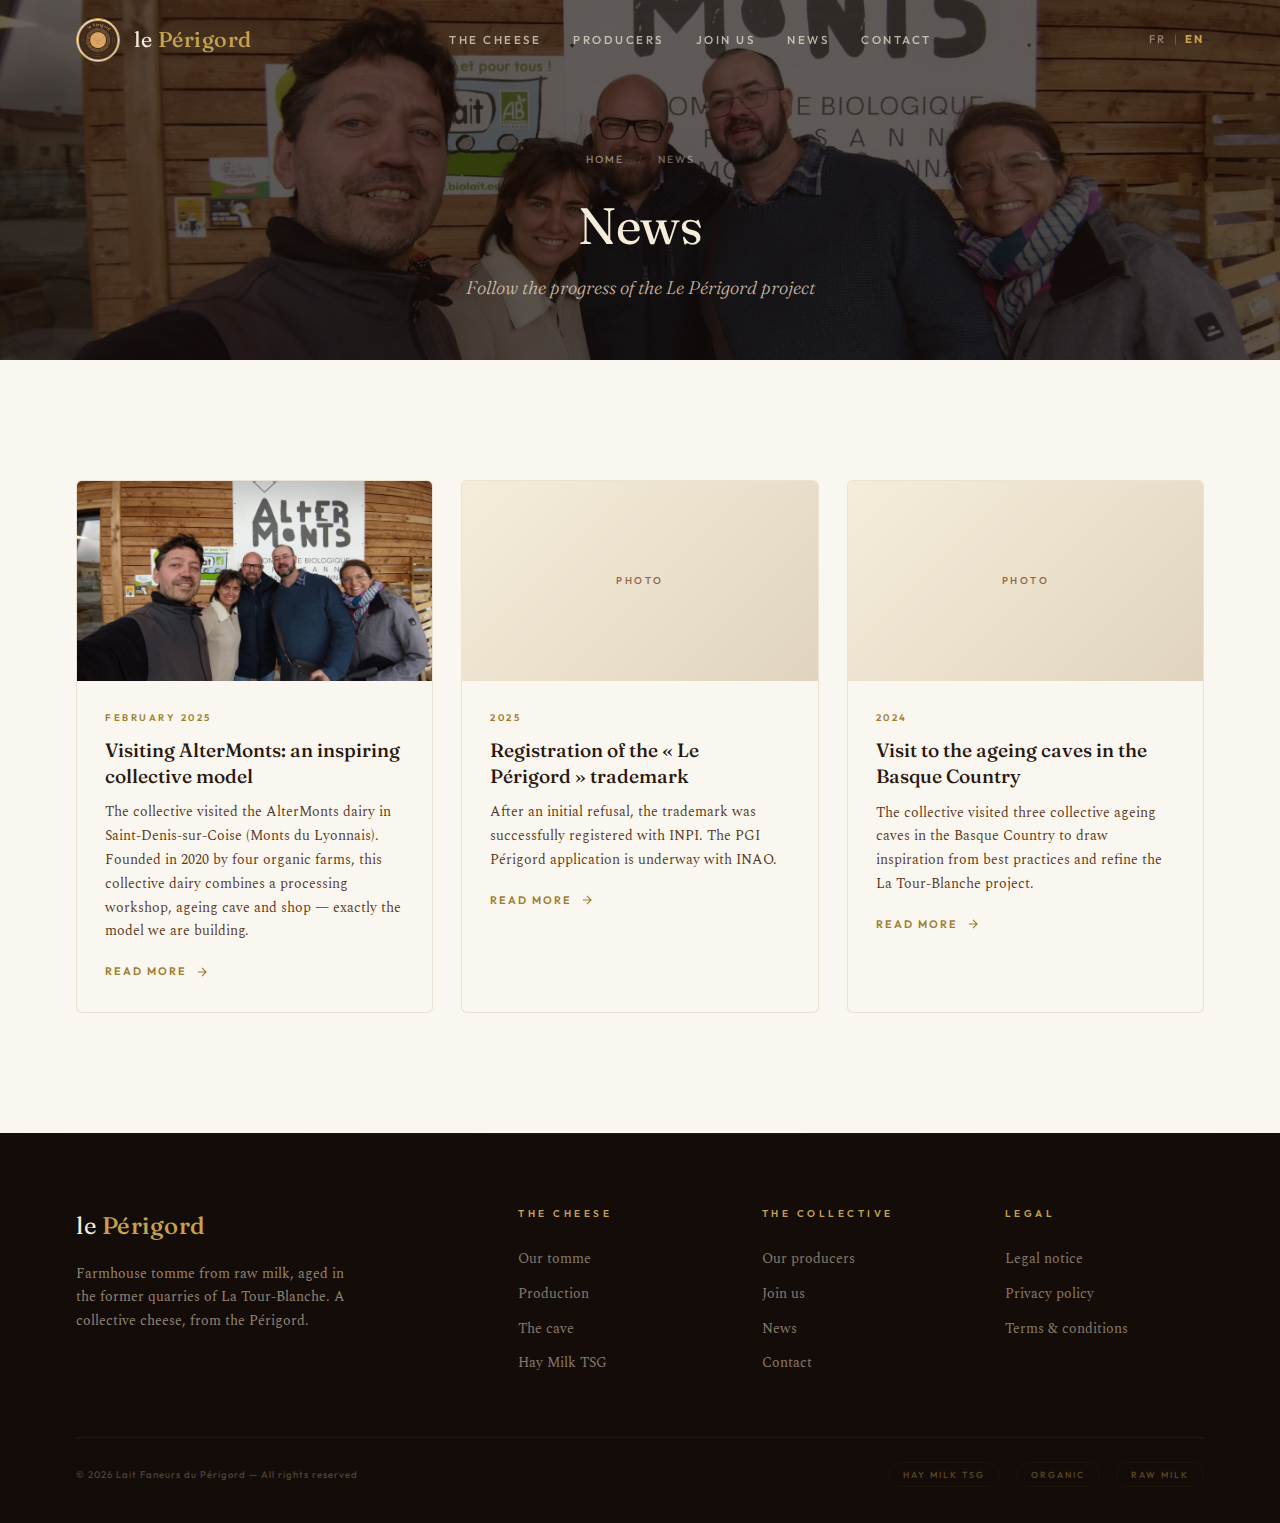
<file: en/blog/index.html>
<!DOCTYPE html>
<html lang="en">
<head>
  <meta charset="UTF-8">
  <meta name="viewport" content="width=device-width, initial-scale=1.0">
  <meta name="description" content="News from the Le Périgord project — Follow the progress of the Lait Faneurs du Périgord collective and its farmhouse tomme.">
  <meta property="og:title" content="News — Tomme Le Périgord">
  <meta property="og:description" content="Follow the progress of the Le Périgord project, farmhouse tomme from raw milk, cave-aged naturally.">
  <meta property="og:type" content="website">
  <meta property="og:url" content="https://tomme-perigord.fr/en/blog/">
  <title>News — Tomme Le Périgord</title>
  <link rel="alternate" hreflang="fr" href="https://tomme-perigord.fr/blog/">
  <link rel="alternate" hreflang="en" href="https://tomme-perigord.fr/en/blog/">
  <link rel="alternate" hreflang="x-default" href="https://tomme-perigord.fr/blog/">
  <link rel="stylesheet" href="../../css/style.css">
  <link rel="icon" type="image/x-icon" href="../../images/etiquette.jpg">
</head>
<body class="page-blog">

  <!-- ==================== HEADER ==================== -->
  <header class="site-header scrolled">
    <div class="header-inner">
      <a href="../index.html#hero" class="logo">
        <img src="../../images/etiquette.jpg" alt="Le Périgord" class="logo-img">
        <span class="logo-text">le <span>Périgord</span></span>
      </a>
      <nav class="main-nav" role="navigation" aria-label="Main navigation">
        <a href="../index.html#fromage">The Cheese</a>
        <a href="../index.html#producteurs">Producers</a>
        <a href="../index.html#rejoindre">Join Us</a>
        <a href="../index.html#actualites">News</a>
        <a href="../index.html#contact">Contact</a>
      </nav>
      <div class="lang-switcher">
        <a href="../../blog/" class="lang-link">FR</a>
        <span class="lang-sep">|</span>
        <span class="lang-active">EN</span>
      </div>
      <div class="burger" aria-label="Menu" role="button" tabindex="0">
        <span></span>
        <span></span>
        <span></span>
      </div>
    </div>
  </header>

  <!-- ==================== HERO ==================== -->
  <section class="blog-listing-hero">
    <div class="blog-listing-hero-bg">
      <img src="../../images/altermonts.jpg" alt="The Lait Faneurs du Périgord collective">
    </div>
    <div class="blog-article-hero-overlay"></div>
    <div class="blog-listing-hero-content">
      <nav class="ldf-breadcrumb" aria-label="Breadcrumb">
        <a href="../index.html">Home</a>
        <span class="ldf-breadcrumb-sep">/</span>
        <span>News</span>
      </nav>
      <h1 class="blog-article-title">News</h1>
      <p class="blog-listing-subtitle">Follow the progress of the Le Périgord project</p>
    </div>
  </section>

  <!-- ==================== ARTICLES ==================== -->
  <section class="blog-listing">
    <div class="container">
      <div class="blog-grid">
        <article class="blog-card reveal">
          <div class="blog-card-img">
            <img src="../../images/altermonts.jpg" alt="Visit to the AlterMonts dairy" style="width:100%;height:100%;object-fit:cover;">
          </div>
          <div class="blog-card-content">
            <span class="blog-card-date">February 2025</span>
            <h3>Visiting AlterMonts: an inspiring collective model</h3>
            <p>The collective visited the AlterMonts dairy in Saint-Denis-sur-Coise (Monts du Lyonnais). Founded in 2020 by four organic farms, this collective dairy combines a processing workshop, ageing cave and shop &mdash; exactly the model we are building.</p>
            <a href="altermonts.html" class="blog-link">
              Read more
              <svg viewBox="0 0 24 24" fill="none" stroke="currentColor" stroke-width="2"><path d="M5 12h14M12 5l7 7-7 7"/></svg>
            </a>
          </div>
        </article>

        <article class="blog-card reveal reveal-delay-1">
          <div class="blog-card-img">Photo</div>
          <div class="blog-card-content">
            <span class="blog-card-date">2025</span>
            <h3>Registration of the &laquo;&nbsp;Le Périgord&nbsp;&raquo; trademark</h3>
            <p>After an initial refusal, the trademark was successfully registered with INPI. The PGI Périgord application is underway with INAO.</p>
            <a href="#" class="blog-link">
              Read more
              <svg viewBox="0 0 24 24" fill="none" stroke="currentColor" stroke-width="2"><path d="M5 12h14M12 5l7 7-7 7"/></svg>
            </a>
          </div>
        </article>

        <article class="blog-card reveal reveal-delay-2">
          <div class="blog-card-img">Photo</div>
          <div class="blog-card-content">
            <span class="blog-card-date">2024</span>
            <h3>Visit to the ageing caves in the Basque Country</h3>
            <p>The collective visited three collective ageing caves in the Basque Country to draw inspiration from best practices and refine the La Tour-Blanche project.</p>
            <a href="#" class="blog-link">
              Read more
              <svg viewBox="0 0 24 24" fill="none" stroke="currentColor" stroke-width="2"><path d="M5 12h14M12 5l7 7-7 7"/></svg>
            </a>
          </div>
        </article>
      </div>
    </div>
  </section>

  <!-- ==================== FOOTER ==================== -->
  <footer class="site-footer">
    <div class="container">
      <div class="footer-grid">
        <div class="footer-brand">
          <span class="logo-text">le <span style="color: var(--ocre);">Périgord</span></span>
          <p>
            Farmhouse tomme from raw milk, aged in the former quarries
            of La Tour-Blanche. A collective cheese, from the Périgord.
          </p>
        </div>
        <div class="footer-col">
          <h4>The cheese</h4>
          <a href="../index.html#fromage">Our tomme</a>
          <a href="../index.html#fabrication">Production</a>
          <a href="../index.html#cave">The cave</a>
          <a href="../hay-milk.html">Hay Milk TSG</a>
        </div>
        <div class="footer-col">
          <h4>The collective</h4>
          <a href="../index.html#producteurs">Our producers</a>
          <a href="../index.html#rejoindre">Join us</a>
          <a href="../index.html#actualites">News</a>
          <a href="../index.html#contact">Contact</a>
        </div>
        <div class="footer-col">
          <h4>Legal</h4>
          <a href="#">Legal notice</a>
          <a href="#">Privacy policy</a>
          <a href="#">Terms &amp; conditions</a>
        </div>
      </div>
      <div class="footer-bottom">
        <p>&copy; 2026 Lait Faneurs du Périgord — All rights reserved</p>
        <div class="footer-labels">
          <a href="../hay-milk.html" class="footer-label">Hay Milk TSG</a>
          <span class="footer-label">Organic</span>
          <span class="footer-label">Raw milk</span>
        </div>
      </div>
    </div>
  </footer>

  <script src="../../js/main.js"></script>
</body>
</html>
</file>
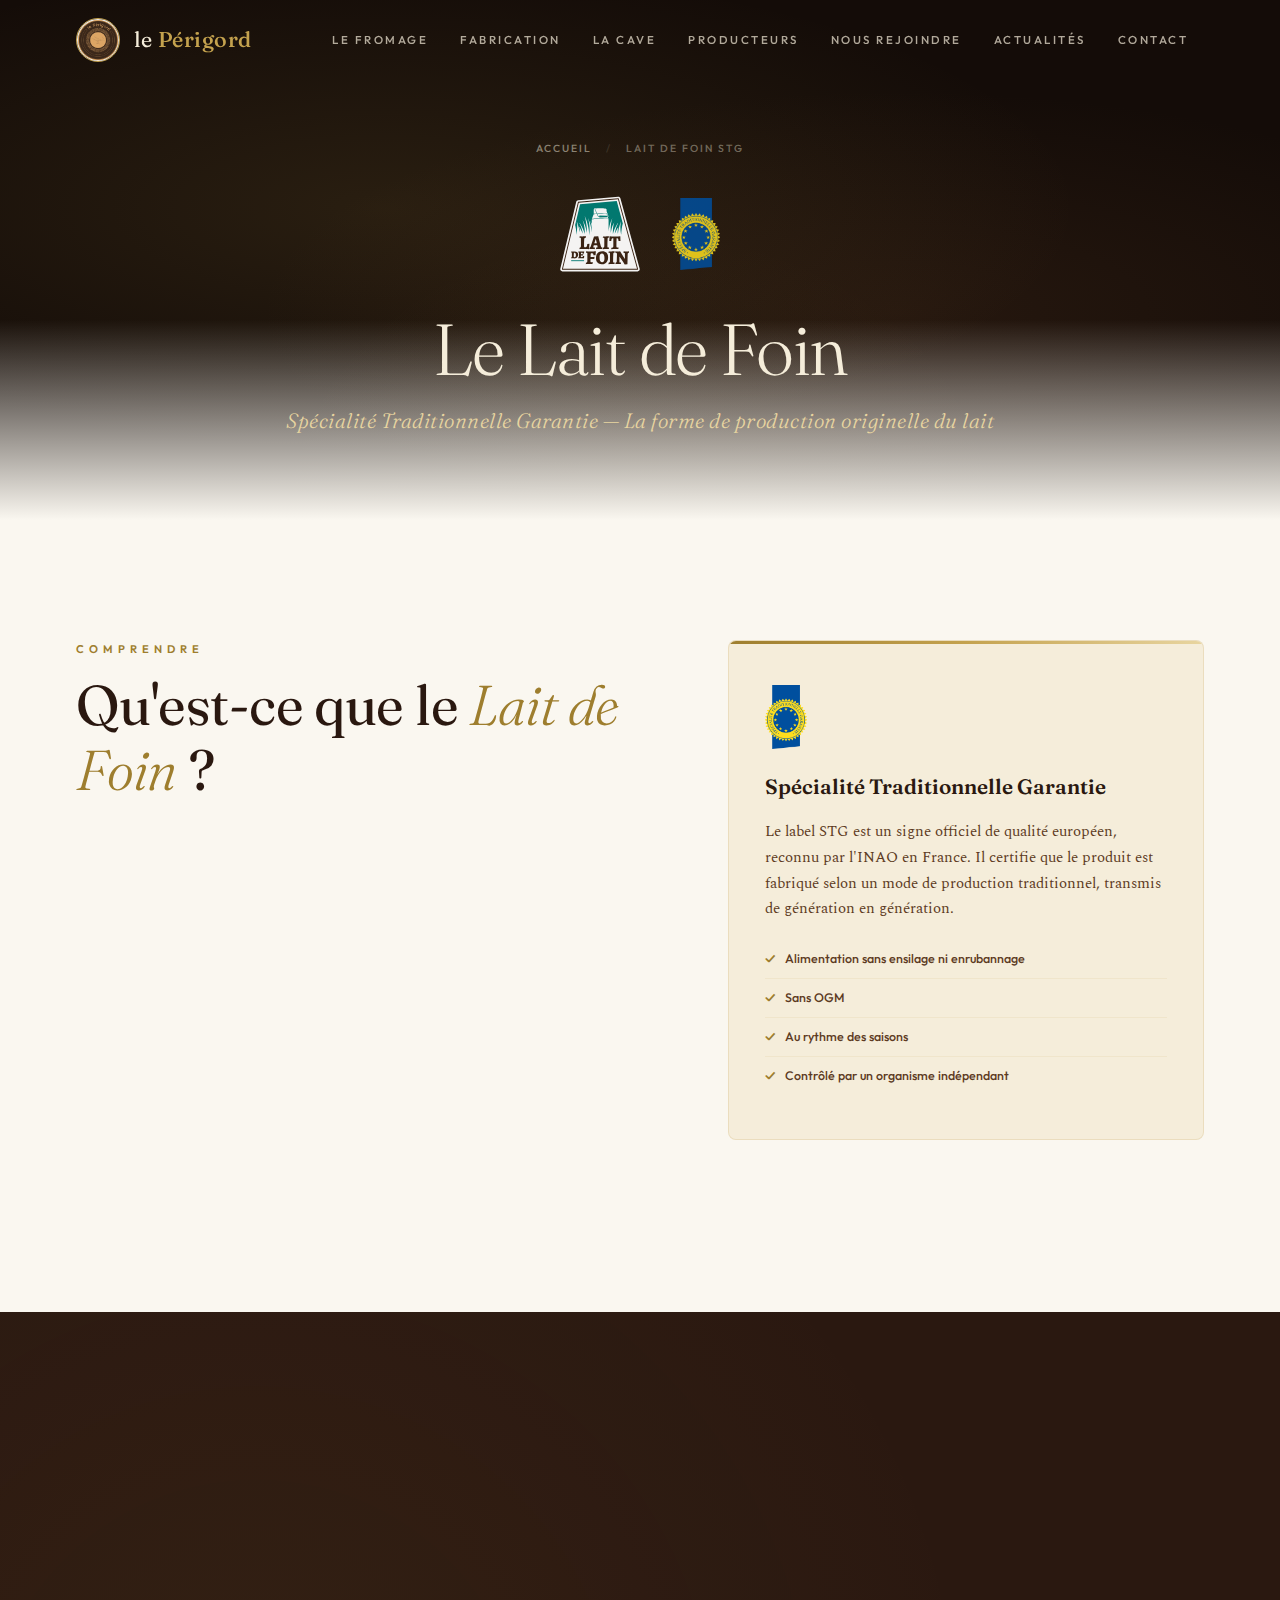
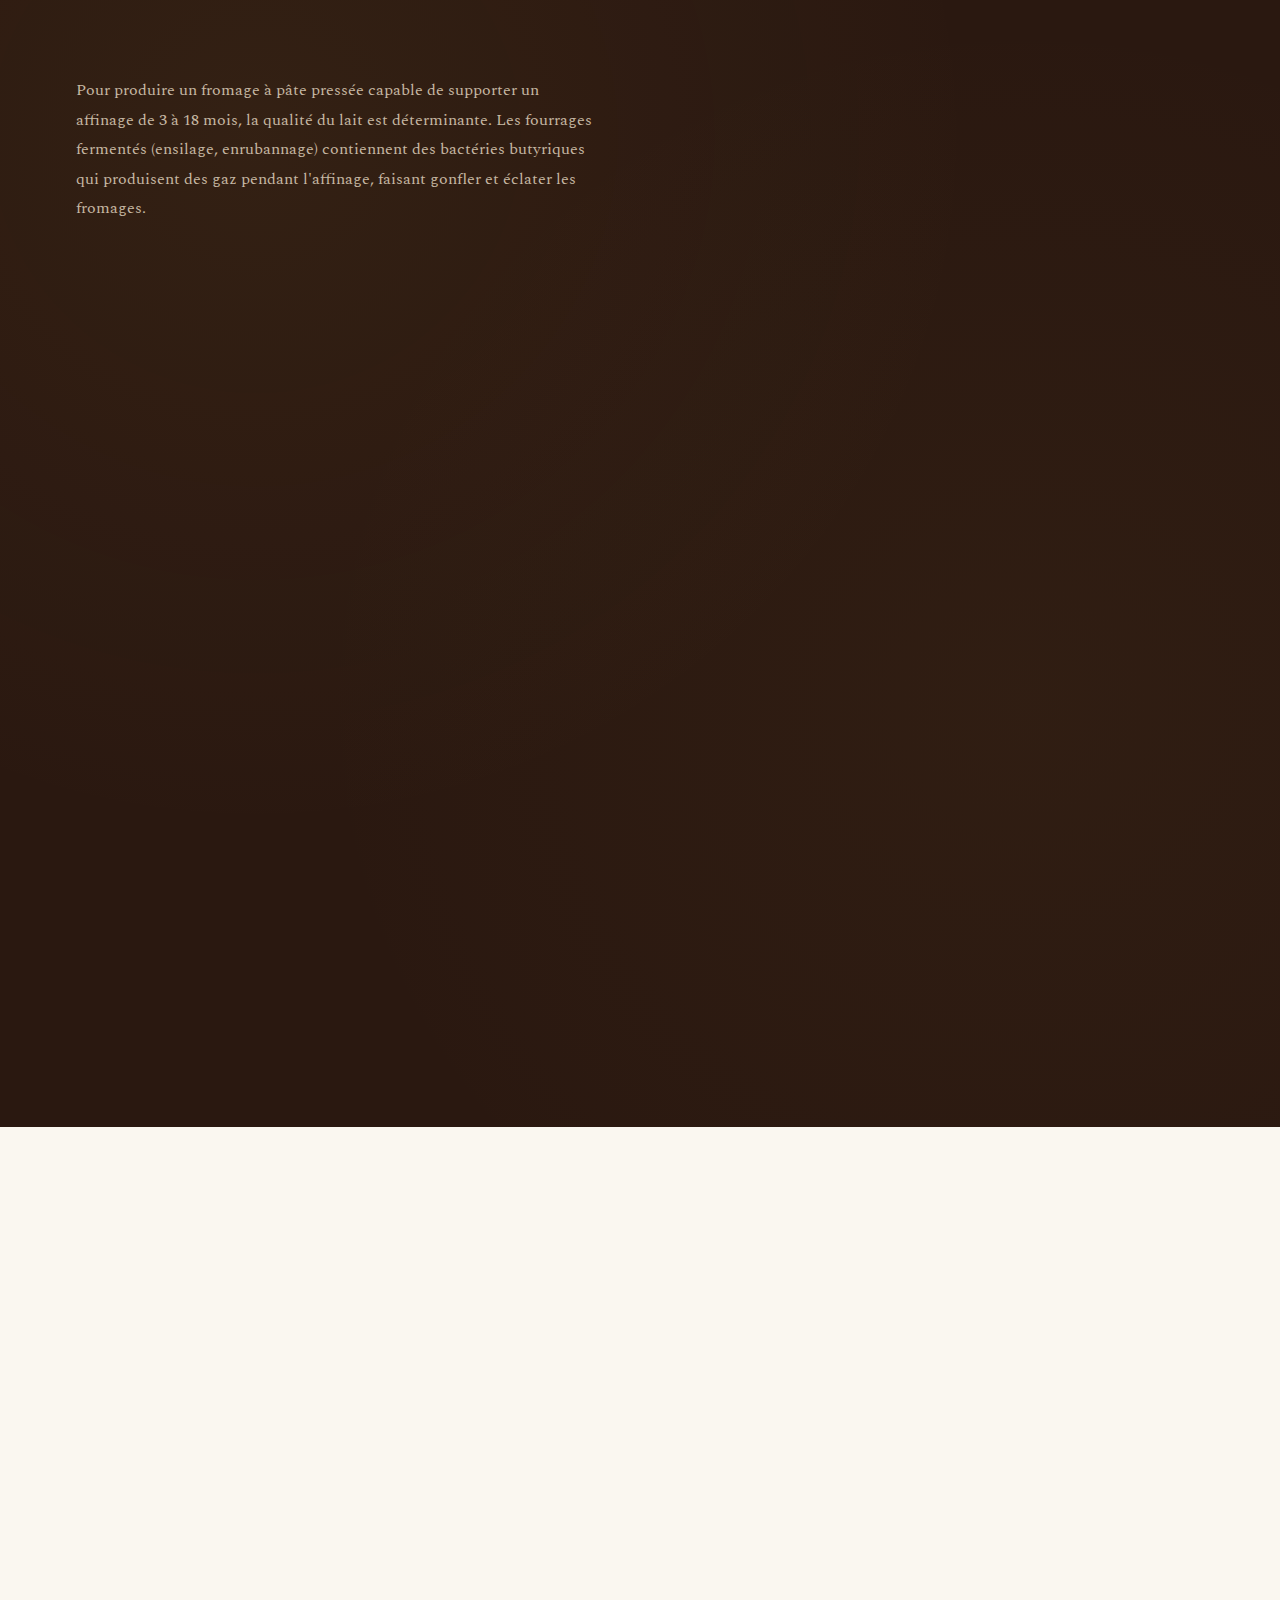
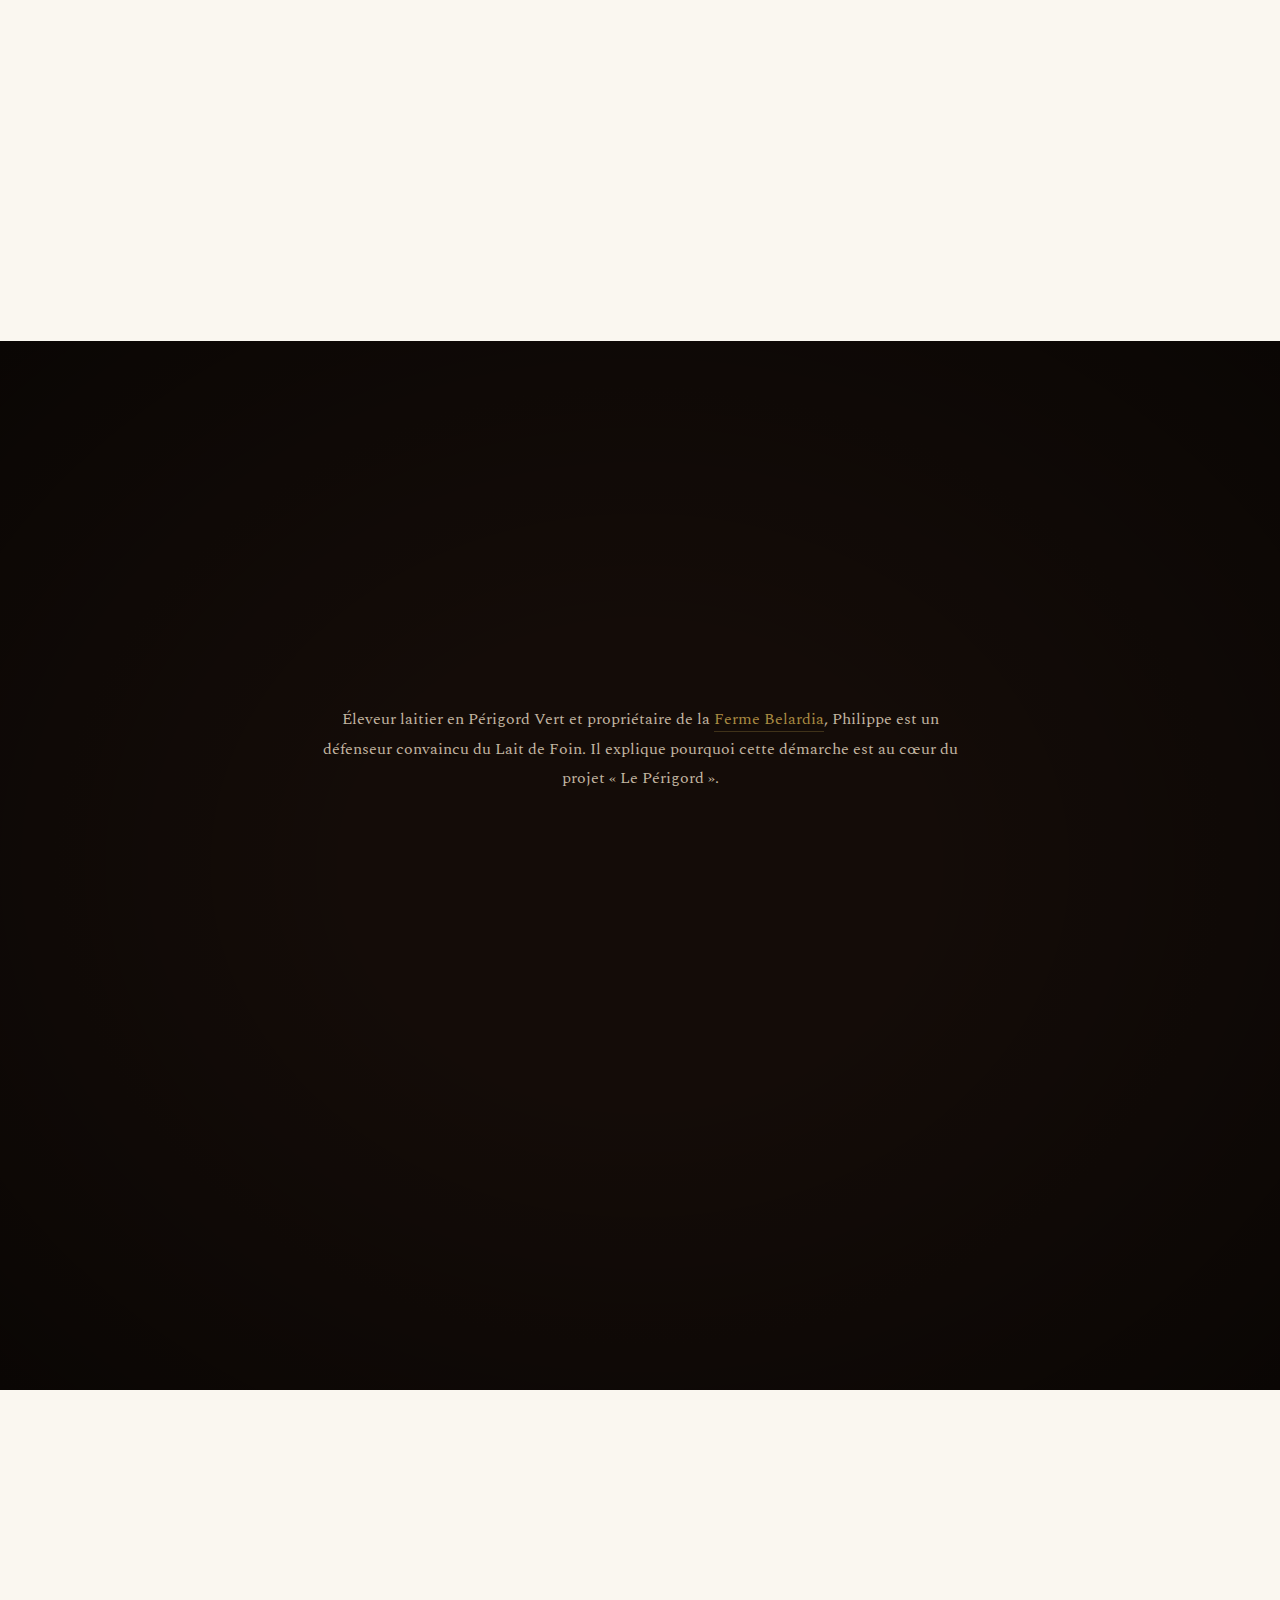
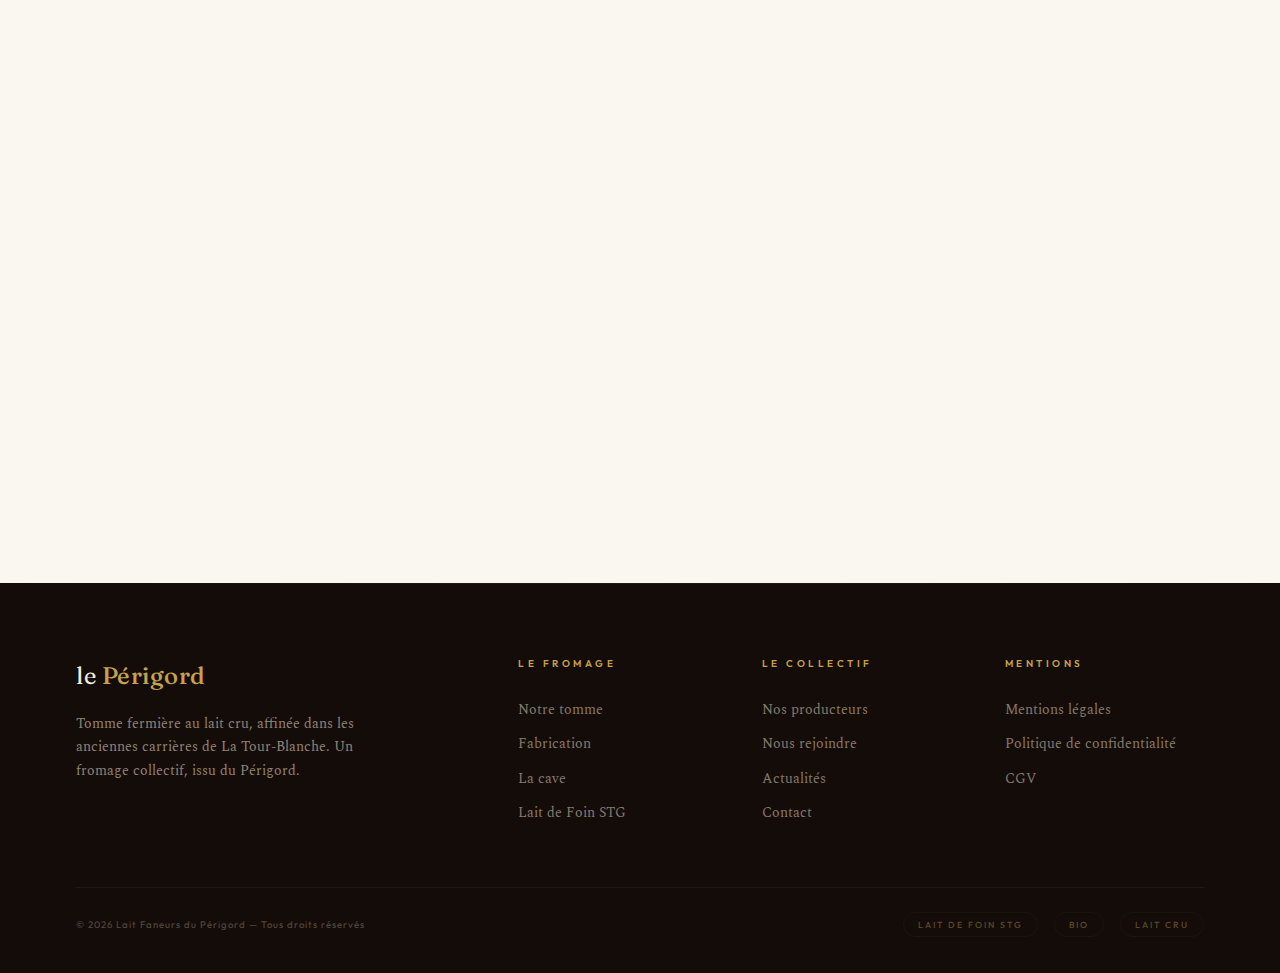
<file: lait-de-foin.html>
<!DOCTYPE html>
<html lang="fr">
<head>
  <meta charset="UTF-8">
  <meta name="viewport" content="width=device-width, initial-scale=1.0">
  <meta name="description" content="Le Lait de Foin STG — une Spécialité Traditionnelle Garantie européenne qui certifie un lait produit sans aliment fermenté ni OGM. Découvrez pourquoi ce label est essentiel pour notre tomme du Périgord.">
  <meta name="keywords" content="lait de foin, STG, spécialité traditionnelle garantie, fromage, affinage, tomme, périgord, ensilage, foin">
  <meta property="og:title" content="Le Lait de Foin STG — Tomme Le Périgord">
  <meta property="og:description" content="Pourquoi le Lait de Foin est indispensable à la fabrication d'un fromage d'exception affiné en cave naturelle.">
  <meta property="og:type" content="article">
  <meta property="og:url" content="https://tomme-perigord.fr/lait-de-foin.html">
  <title>Le Lait de Foin STG — Tomme Le Périgord</title>
  <link rel="stylesheet" href="css/style.css">
  <link rel="icon" type="image/x-icon" href="images/etiquette.jpg">
</head>
<body class="page-ldf">

  <!-- ==================== HEADER ==================== -->
  <header class="site-header scrolled">
    <div class="header-inner">
      <a href="index.html#hero" class="logo">
        <img src="images/etiquette.jpg" alt="Le Périgord" class="logo-img">
        <span class="logo-text">le <span>Périgord</span></span>
      </a>
      <nav class="main-nav" role="navigation" aria-label="Navigation principale">
        <a href="index.html#fromage">Le Fromage</a>
        <a href="index.html#fabrication">Fabrication</a>
        <a href="index.html#cave">La Cave</a>
        <a href="index.html#producteurs">Producteurs</a>
        <a href="index.html#rejoindre">Nous rejoindre</a>
        <a href="index.html#actualites">Actualités</a>
        <a href="index.html#contact">Contact</a>
      </nav>
      <div class="burger" aria-label="Menu" role="button" tabindex="0">
        <span></span>
        <span></span>
        <span></span>
      </div>
    </div>
  </header>

  <!-- ==================== HERO (compact) ==================== -->
  <section class="ldf-hero">
    <div class="hero-bg"></div>
    <div class="hero-pattern"></div>
    <div class="ldf-hero-content">
      <nav class="ldf-breadcrumb" aria-label="Fil d'Ariane">
        <a href="index.html">Accueil</a>
        <span class="ldf-breadcrumb-sep">/</span>
        <span>Lait de Foin STG</span>
      </nav>
      <div class="ldf-hero-logos">
        <img src="images/logo-ldf.svg" alt="Logo Lait de Foin" class="ldf-hero-logo-main">
        <img src="images/logo-stg.png" alt="Logo STG — Spécialité Traditionnelle Garantie" class="ldf-hero-logo-stg">
      </div>
      <h1 class="ldf-hero-title">Le Lait de Foin</h1>
      <p class="ldf-hero-subtitle">Spécialité Traditionnelle Garantie — La forme de production originelle du lait</p>
    </div>
  </section>

  <!-- ==================== DÉFINITION ==================== -->
  <section class="ldf-definition" id="definition">
    <div class="container">
      <div class="ldf-def-grid">
        <div class="ldf-def-text">
          <span class="section-label reveal">Comprendre</span>
          <h2 class="section-title reveal reveal-delay-1">
            Qu'est-ce que le <em>Lait de Foin</em> ?
          </h2>
          <p class="text-body reveal reveal-delay-2">
            Le Lait de Foin est la forme de production laitière la plus traditionnelle et la plus
            naturelle. Les animaux sont nourris à l'herbe fraîche en été et au foin séché
            naturellement en hiver, sans aucun aliment fermenté (ensilage, enrubannage) ni OGM.
          </p>
          <p class="text-body reveal reveal-delay-3" style="margin-top: 16px;">
            Ce mode d'alimentation respecte le rythme des saisons et le cycle naturel des prairies.
            Il garantit un lait de haute qualité, riche en arômes et parfaitement adapté
            à la transformation fromagère, notamment pour les pâtes pressées à affinage long.
          </p>
          <p class="text-body reveal reveal-delay-4" style="margin-top: 16px;">
            En Europe, seulement 3% du lait produit est du Lait de Foin. Ce caractère rare
            en fait un marqueur d'excellence reconnu par les meilleurs fromagers et restaurateurs.
          </p>
        </div>
        <div class="ldf-stg-card reveal">
          <img src="images/logo-stg.png" alt="STG" class="ldf-stg-card-logo">
          <h3>Spécialité Traditionnelle Garantie</h3>
          <p>
            Le label STG est un signe officiel de qualité européen, reconnu par l'INAO en France.
            Il certifie que le produit est fabriqué selon un mode de production traditionnel,
            transmis de génération en génération.
          </p>
          <ul>
            <li>Alimentation sans ensilage ni enrubannage</li>
            <li>Sans OGM</li>
            <li>Au rythme des saisons</li>
            <li>Contrôlé par un organisme indépendant</li>
          </ul>
        </div>
      </div>
    </div>
  </section>

  <!-- ==================== L'EXIGENCE FROMAGÈRE ==================== -->
  <section class="ldf-importance" id="importance">
    <div class="container">
      <div class="ldf-importance-grid">
        <div class="ldf-importance-text">
          <span class="section-label reveal" style="color: var(--ocre);">L'exigence fromagère</span>
          <h2 class="section-title reveal reveal-delay-1" style="color: var(--creme);">
            Pourquoi le Lait de Foin est <em>indispensable</em>
          </h2>
          <p class="text-body reveal reveal-delay-2" style="color: var(--creme-dark); opacity: 0.85;">
            Pour produire un fromage à pâte pressée capable de supporter un affinage de 3 à 18 mois,
            la qualité du lait est déterminante. Les fourrages fermentés (ensilage, enrubannage)
            contiennent des bactéries butyriques qui produisent des gaz pendant l'affinage,
            faisant gonfler et éclater les fromages.
          </p>
          <blockquote class="reveal reveal-delay-3" style="border-left-color: var(--ocre); color: var(--creme-dark);">
            « C'est pour cette raison que les plus grandes AOP françaises à pâte pressée —
            Comté, Beaufort, Abondance — interdisent les aliments fermentés dans leur cahier des charges.
            Nous appliquons la même exigence. »
          </blockquote>
        </div>
        <div class="ldf-importance-visual reveal">
          <img src="belardia.jpg" alt="Vaches au pâturage — Lait de Foin" class="ldf-importance-img">
        </div>
      </div>

      <div class="ldf-comparison reveal">
        <h3>Comparaison des modes d'alimentation</h3>
        <div class="ldf-compare-table">
          <div class="ldf-compare-col ldf-compare-good">
            <div class="ldf-compare-header">
              <img src="images/logo-ldf.svg" alt="Lait de Foin" style="height: 28px;">
              <span>Lait de Foin</span>
            </div>
            <ul>
              <li><span class="ldf-check">&check;</span> Herbe fraîche + foin séché</li>
              <li><span class="ldf-check">&check;</span> Pas de bactéries butyriques</li>
              <li><span class="ldf-check">&check;</span> Affinage long possible (18 mois+)</li>
              <li><span class="ldf-check">&check;</span> Arômes complexes et fins</li>
              <li><span class="ldf-check">&check;</span> Sans OGM</li>
              <li><span class="ldf-check">&check;</span> Faible empreinte carbone</li>
            </ul>
          </div>
          <div class="ldf-compare-col ldf-compare-bad">
            <div class="ldf-compare-header">
              <span>Alimentation avec ensilage</span>
            </div>
            <ul>
              <li><span class="ldf-cross">&times;</span> Fourrages fermentés (ensilage)</li>
              <li><span class="ldf-cross">&times;</span> Présence de bactéries butyriques</li>
              <li><span class="ldf-cross">&times;</span> Gonflements à l'affinage</li>
              <li><span class="ldf-cross">&times;</span> Arômes moins typés</li>
              <li><span class="ldf-cross">&times;</span> OGM possibles dans la ration</li>
              <li><span class="ldf-cross">&times;</span> Impact environnemental plus élevé</li>
            </ul>
          </div>
        </div>
      </div>
    </div>
  </section>

  <!-- ==================== LES 4 PILIERS ==================== -->
  <section class="ldf-piliers" id="piliers">
    <div class="container">
      <div style="text-align: center; max-width: 700px; margin: 0 auto;">
        <span class="section-label reveal">Les engagements</span>
        <h2 class="section-title reveal reveal-delay-1">
          Les quatre piliers du <em>Lait de Foin</em>
        </h2>
      </div>
      <div class="ldf-piliers-grid">
        <div class="ldf-pilier-card reveal">
          <span class="ldf-pilier-icon">&#127860;</span>
          <h3>Goût & Nutrition</h3>
          <p>
            Un lait plus riche en oméga-3 et en acides gras essentiels. Des fromages aux arômes
            plus complexes, plus fins, plus typés — le reflet authentique du terroir et des saisons.
          </p>
        </div>
        <div class="ldf-pilier-card reveal reveal-delay-1">
          <span class="ldf-pilier-icon">&#128004;</span>
          <h3>Bien-être animal</h3>
          <p>
            Les animaux pâturent librement en été et consomment un fourrage noble en hiver.
            Pas de ration industrielle, pas d'alimentation forcée — un rythme naturel
            qui respecte leurs besoins.
          </p>
        </div>
        <div class="ldf-pilier-card reveal reveal-delay-2">
          <span class="ldf-pilier-icon">&#127793;</span>
          <h3>Environnement</h3>
          <p>
            Les prairies permanentes captent le carbone et préservent la biodiversité.
            Le séchage en grange remplace le plastique de l'enrubannage. Un modèle
            à faible empreinte écologique.
          </p>
        </div>
        <div class="ldf-pilier-card reveal reveal-delay-3">
          <span class="ldf-pilier-icon">&#9968;</span>
          <h3>Tradition</h3>
          <p>
            Le Lait de Foin est la forme originelle de production laitière, pratiquée depuis
            des siècles. Les grands fromages d'affinage — Comté, Beaufort, Gruyère — sont tous
            issus de cette tradition.
          </p>
        </div>
      </div>
    </div>
  </section>

  <!-- ==================== VIDÉO — PHILIPPE GARAT ==================== -->
  <section class="ldf-video" id="video">
    <div class="ldf-video-vignette"></div>
    <div class="container" style="position: relative; z-index: 1;">
      <div style="text-align: center; max-width: 750px; margin: 0 auto 48px;">
        <span class="section-label reveal" style="color: var(--ocre);">Témoignage</span>
        <h2 class="section-title reveal reveal-delay-1" style="color: var(--creme);">
          Philippe Garat, <em>président</em> de l'association
        </h2>
        <p class="text-body reveal reveal-delay-2" style="color: var(--creme-dark); opacity: 0.85; margin: 0 auto;">
          Éleveur laitier en Périgord Vert et propriétaire de la
          <a href="https://www.ferme-belardia.fr/" target="_blank" rel="noopener" class="ldf-link" style="color: var(--ocre); border-bottom: 1px solid rgba(196,162,78,0.3);">Ferme Belardia</a>,
          Philippe est un défenseur convaincu du Lait de Foin. Il explique pourquoi cette démarche
          est au cœur du projet « Le Périgord ».
        </p>
      </div>
      <div class="ldf-video-wrapper reveal">
        <iframe
          src="https://www.youtube.com/embed/16CWbpkwqgc"
          title="Philippe Garat — Le Lait de Foin et le projet Le Périgord"
          frameborder="0"
          allow="accelerometer; autoplay; clipboard-write; encrypted-media; gyroscope; picture-in-picture"
          allowfullscreen>
        </iframe>
      </div>
    </div>
  </section>

  <!-- ==================== ALLER PLUS LOIN ==================== -->
  <section class="ldf-resources" id="ressources">
    <div class="container">
      <div style="text-align: center; max-width: 650px; margin: 0 auto 48px;">
        <span class="section-label reveal">Aller plus loin</span>
        <h2 class="section-title reveal reveal-delay-1">
          Ressources <em>externes</em>
        </h2>
      </div>
      <div class="ldf-resources-grid">
        <a href="https://www.laitdefoin.fr/" target="_blank" rel="noopener" class="ldf-resource-card reveal">
          <img src="images/logo-ldf.svg" alt="Lait de Foin" class="ldf-resource-logo">
          <h3>laitdefoin.fr</h3>
          <p>Le site officiel de l'association Lait de Foin. Tout savoir sur le label, le cahier des charges et les producteurs engagés.</p>
          <span class="ldf-resource-link">Visiter le site &rarr;</span>
        </a>
        <a href="https://www.youtube.com/@Laitdefoin" target="_blank" rel="noopener" class="ldf-resource-card reveal reveal-delay-1">
          <span class="ldf-resource-icon">&#9654;</span>
          <h3>Chaîne YouTube</h3>
          <p>Reportages, témoignages de producteurs et vidéos pédagogiques sur le Lait de Foin et ses enjeux.</p>
          <span class="ldf-resource-link">Voir les vidéos &rarr;</span>
        </a>
      </div>
      <div class="ldf-back-cta reveal">
        <a href="index.html" class="btn-rejoindre">Retour au site &larr;</a>
      </div>
    </div>
  </section>

  <!-- ==================== FOOTER ==================== -->
  <footer class="site-footer">
    <div class="container">
      <div class="footer-grid">
        <div class="footer-brand">
          <span class="logo-text">le <span style="color: var(--ocre);">Périgord</span></span>
          <p>
            Tomme fermière au lait cru, affinée dans les anciennes carrières
            de La Tour-Blanche. Un fromage collectif, issu du Périgord.
          </p>
        </div>
        <div class="footer-col">
          <h4>Le fromage</h4>
          <a href="index.html#fromage">Notre tomme</a>
          <a href="index.html#fabrication">Fabrication</a>
          <a href="index.html#cave">La cave</a>
          <a href="lait-de-foin.html">Lait de Foin STG</a>
        </div>
        <div class="footer-col">
          <h4>Le collectif</h4>
          <a href="index.html#producteurs">Nos producteurs</a>
          <a href="index.html#rejoindre">Nous rejoindre</a>
          <a href="index.html#actualites">Actualités</a>
          <a href="index.html#contact">Contact</a>
        </div>
        <div class="footer-col">
          <h4>Mentions</h4>
          <a href="#">Mentions légales</a>
          <a href="#">Politique de confidentialité</a>
          <a href="#">CGV</a>
        </div>
      </div>
      <div class="footer-bottom">
        <p>&copy; 2026 Lait Faneurs du Périgord — Tous droits réservés</p>
        <div class="footer-labels">
          <a href="lait-de-foin.html" class="footer-label">Lait de Foin STG</a>
          <span class="footer-label">Bio</span>
          <span class="footer-label">Lait cru</span>
        </div>
      </div>
    </div>
  </footer>

  <script src="js/main.js"></script>
</body>
</html>
</file>
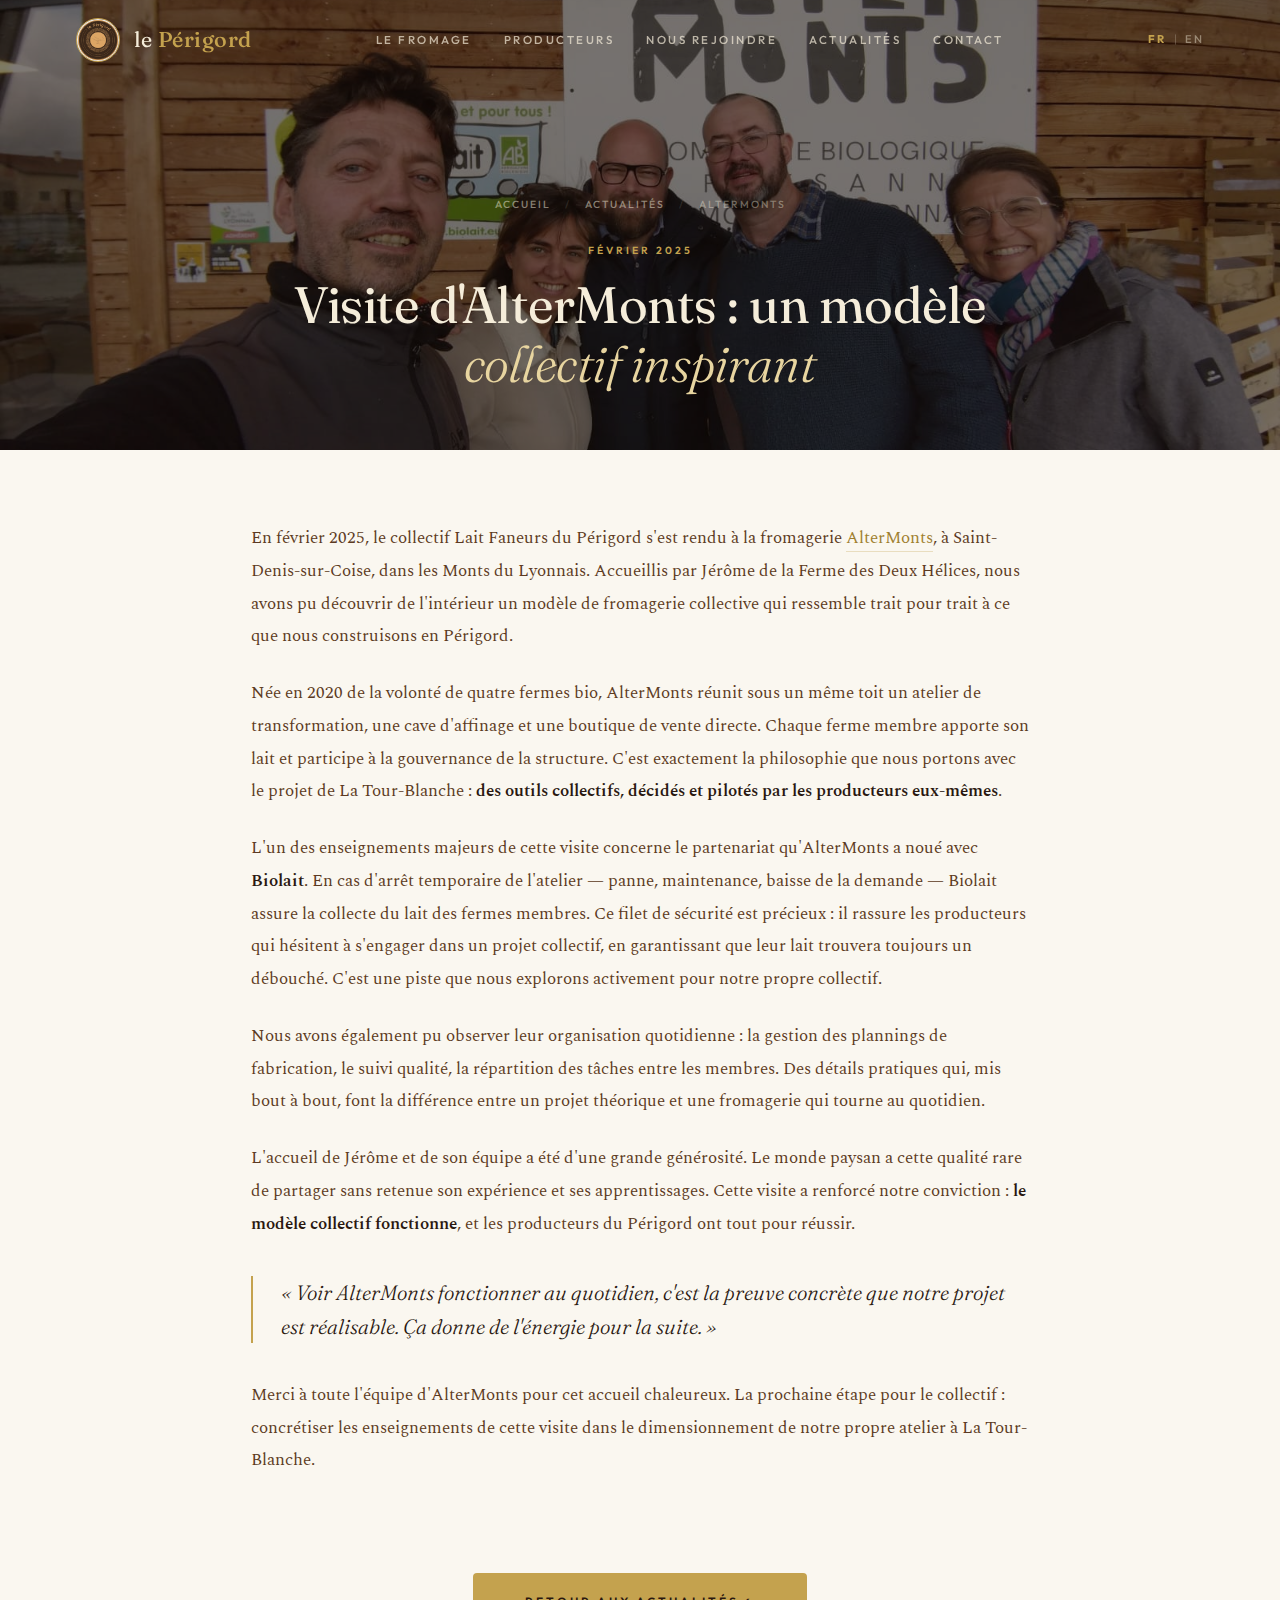
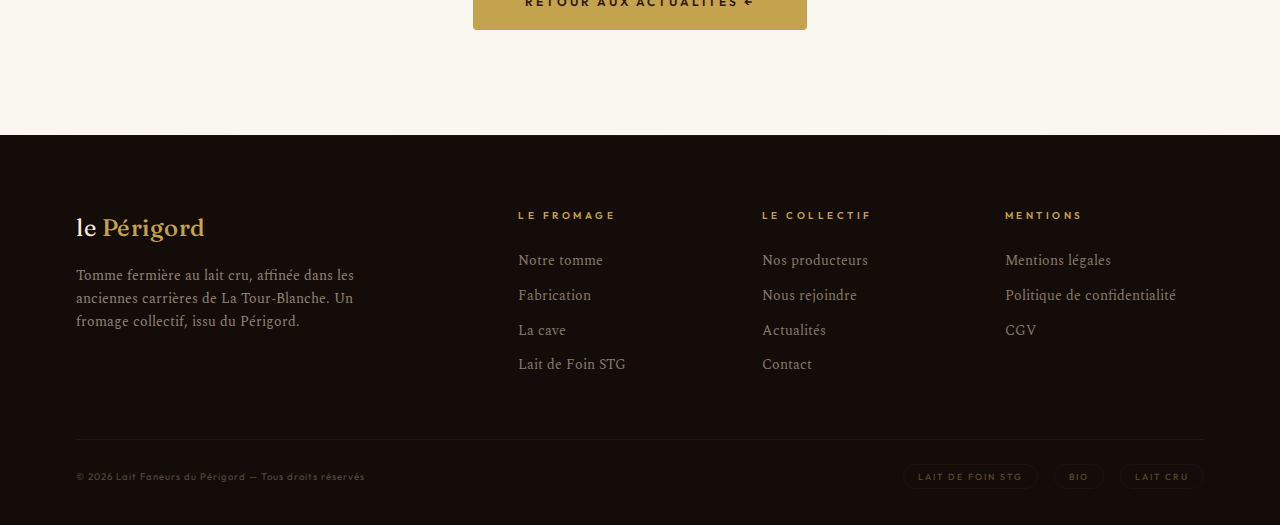
<file: blog/altermonts.html>
<!DOCTYPE html>
<html lang="fr">
<head>
  <meta charset="UTF-8">
  <meta name="viewport" content="width=device-width, initial-scale=1.0">
  <meta name="description" content="Visite de la fromagerie collective AlterMonts à Saint-Denis-sur-Coise — un modèle inspirant pour le projet Le Périgord.">
  <meta property="og:title" content="Visite d'AlterMonts : un modèle collectif inspirant — Le Périgord">
  <meta property="og:description" content="Le collectif Lait Faneurs du Périgord s'est rendu à la fromagerie AlterMonts pour découvrir un modèle de fromagerie collective réussi.">
  <meta property="og:type" content="article">
  <meta property="og:url" content="https://tomme-perigord.fr/blog/altermonts.html">
  <title>Visite d'AlterMonts — Tomme Le Périgord</title>
  <link rel="alternate" hreflang="fr" href="https://tomme-perigord.fr/blog/altermonts.html">
  <link rel="alternate" hreflang="en" href="https://tomme-perigord.fr/en/blog/altermonts.html">
  <link rel="alternate" hreflang="x-default" href="https://tomme-perigord.fr/blog/altermonts.html">
  <link rel="stylesheet" href="../css/style.css">
  <link rel="icon" type="image/x-icon" href="../images/etiquette.jpg">
</head>
<body class="page-blog">

  <!-- ==================== HEADER ==================== -->
  <header class="site-header scrolled">
    <div class="header-inner">
      <a href="../index.html#hero" class="logo">
        <img src="../images/etiquette.jpg" alt="Le Périgord" class="logo-img">
        <span class="logo-text">le <span>Périgord</span></span>
      </a>
      <nav class="main-nav" role="navigation" aria-label="Navigation principale">
        <a href="../index.html#fromage">Le Fromage</a>
        <a href="../index.html#producteurs">Producteurs</a>
        <a href="../index.html#rejoindre">Nous rejoindre</a>
        <a href="../index.html#actualites">Actualités</a>
        <a href="../index.html#contact">Contact</a>
      </nav>
      <div class="lang-switcher">
        <span class="lang-active">FR</span>
        <span class="lang-sep">|</span>
        <a href="../en/blog/altermonts.html" class="lang-link">EN</a>
      </div>
      <div class="burger" aria-label="Menu" role="button" tabindex="0">
        <span></span>
        <span></span>
        <span></span>
      </div>
    </div>
  </header>

  <!-- ==================== HERO ==================== -->
  <section class="blog-article-hero">
    <div class="blog-carousel">
      <div class="blog-carousel-track">
        <div class="blog-carousel-slide active">
          <img src="../images/altermonts.jpg" alt="Visite de la fromagerie AlterMonts">
        </div>
      </div>
      <button class="blog-carousel-prev" aria-label="Précédent">&#8249;</button>
      <button class="blog-carousel-next" aria-label="Suivant">&#8250;</button>
      <div class="blog-carousel-dots">
        <button class="blog-carousel-dot active" aria-label="Diapositive 1"></button>
      </div>
    </div>
    <div class="blog-article-hero-overlay"></div>
    <div class="blog-article-hero-content">
      <nav class="ldf-breadcrumb" aria-label="Fil d'Ariane">
        <a href="../index.html">Accueil</a>
        <span class="ldf-breadcrumb-sep">/</span>
        <a href="./">Actualités</a>
        <span class="ldf-breadcrumb-sep">/</span>
        <span>AlterMonts</span>
      </nav>
      <span class="blog-article-date">Février 2025</span>
      <h1 class="blog-article-title">Visite d'AlterMonts : un modèle <em>collectif inspirant</em></h1>
    </div>
  </section>

  <!-- ==================== ARTICLE ==================== -->
  <article class="blog-article">
    <p>
      En février 2025, le collectif Lait Faneurs du Périgord s'est rendu à la fromagerie
      <a href="https://altermonts.fr/" target="_blank" rel="noopener">AlterMonts</a>,
      à Saint-Denis-sur-Coise, dans les Monts du Lyonnais. Accueillis par Jérôme de la
      Ferme des Deux Hélices, nous avons pu découvrir de l'intérieur un modèle de fromagerie
      collective qui ressemble trait pour trait à ce que nous construisons en Périgord.
    </p>

    <p>
      Née en 2020 de la volonté de quatre fermes bio, AlterMonts réunit sous un même toit un
      atelier de transformation, une cave d'affinage et une boutique de vente directe. Chaque
      ferme membre apporte son lait et participe à la gouvernance de la structure. C'est
      exactement la philosophie que nous portons avec le projet de La Tour-Blanche :
      <strong>des outils collectifs, décidés et pilotés par les producteurs eux-mêmes</strong>.
    </p>

    <p>
      L'un des enseignements majeurs de cette visite concerne le partenariat qu'AlterMonts a
      noué avec <strong>Biolait</strong>. En cas d'arrêt temporaire de l'atelier — panne,
      maintenance, baisse de la demande — Biolait assure la collecte du lait des fermes membres.
      Ce filet de sécurité est précieux : il rassure les producteurs qui hésitent à s'engager
      dans un projet collectif, en garantissant que leur lait trouvera toujours un débouché.
      C'est une piste que nous explorons activement pour notre propre collectif.
    </p>

    <p>
      Nous avons également pu observer leur organisation quotidienne : la gestion des plannings
      de fabrication, le suivi qualité, la répartition des tâches entre les membres. Des
      détails pratiques qui, mis bout à bout, font la différence entre un projet théorique
      et une fromagerie qui tourne au quotidien.
    </p>

    <p>
      L'accueil de Jérôme et de son équipe a été d'une grande générosité. Le monde paysan a
      cette qualité rare de partager sans retenue son expérience et ses apprentissages. Cette
      visite a renforcé notre conviction : <strong>le modèle collectif fonctionne</strong>, et
      les producteurs du Périgord ont tout pour réussir.
    </p>

    <blockquote>
      « Voir AlterMonts fonctionner au quotidien, c'est la preuve concrète que notre projet
      est réalisable. Ça donne de l'énergie pour la suite. »
    </blockquote>

    <p>
      Merci à toute l'équipe d'AlterMonts pour cet accueil chaleureux. La prochaine étape
      pour le collectif : concrétiser les enseignements de cette visite dans le
      dimensionnement de notre propre atelier à La Tour-Blanche.
    </p>
  </article>

  <!-- ==================== BACK CTA ==================== -->
  <div class="blog-article-back">
    <a href="./" class="btn-rejoindre">Retour aux actualités &larr;</a>
  </div>

  <!-- ==================== FOOTER ==================== -->
  <footer class="site-footer">
    <div class="container">
      <div class="footer-grid">
        <div class="footer-brand">
          <span class="logo-text">le <span style="color: var(--ocre);">Périgord</span></span>
          <p>
            Tomme fermière au lait cru, affinée dans les anciennes carrières
            de La Tour-Blanche. Un fromage collectif, issu du Périgord.
          </p>
        </div>
        <div class="footer-col">
          <h4>Le fromage</h4>
          <a href="../index.html#fromage">Notre tomme</a>
          <a href="../index.html#fabrication">Fabrication</a>
          <a href="../index.html#cave">La cave</a>
          <a href="../lait-de-foin.html">Lait de Foin STG</a>
        </div>
        <div class="footer-col">
          <h4>Le collectif</h4>
          <a href="../index.html#producteurs">Nos producteurs</a>
          <a href="../index.html#rejoindre">Nous rejoindre</a>
          <a href="../index.html#actualites">Actualités</a>
          <a href="../index.html#contact">Contact</a>
        </div>
        <div class="footer-col">
          <h4>Mentions</h4>
          <a href="#">Mentions légales</a>
          <a href="#">Politique de confidentialité</a>
          <a href="#">CGV</a>
        </div>
      </div>
      <div class="footer-bottom">
        <p>&copy; 2026 Lait Faneurs du Périgord — Tous droits réservés</p>
        <div class="footer-labels">
          <a href="../lait-de-foin.html" class="footer-label">Lait de Foin STG</a>
          <span class="footer-label">Bio</span>
          <span class="footer-label">Lait cru</span>
        </div>
      </div>
    </div>
  </footer>

  <script src="../js/main.js"></script>
</body>
</html>
</file>
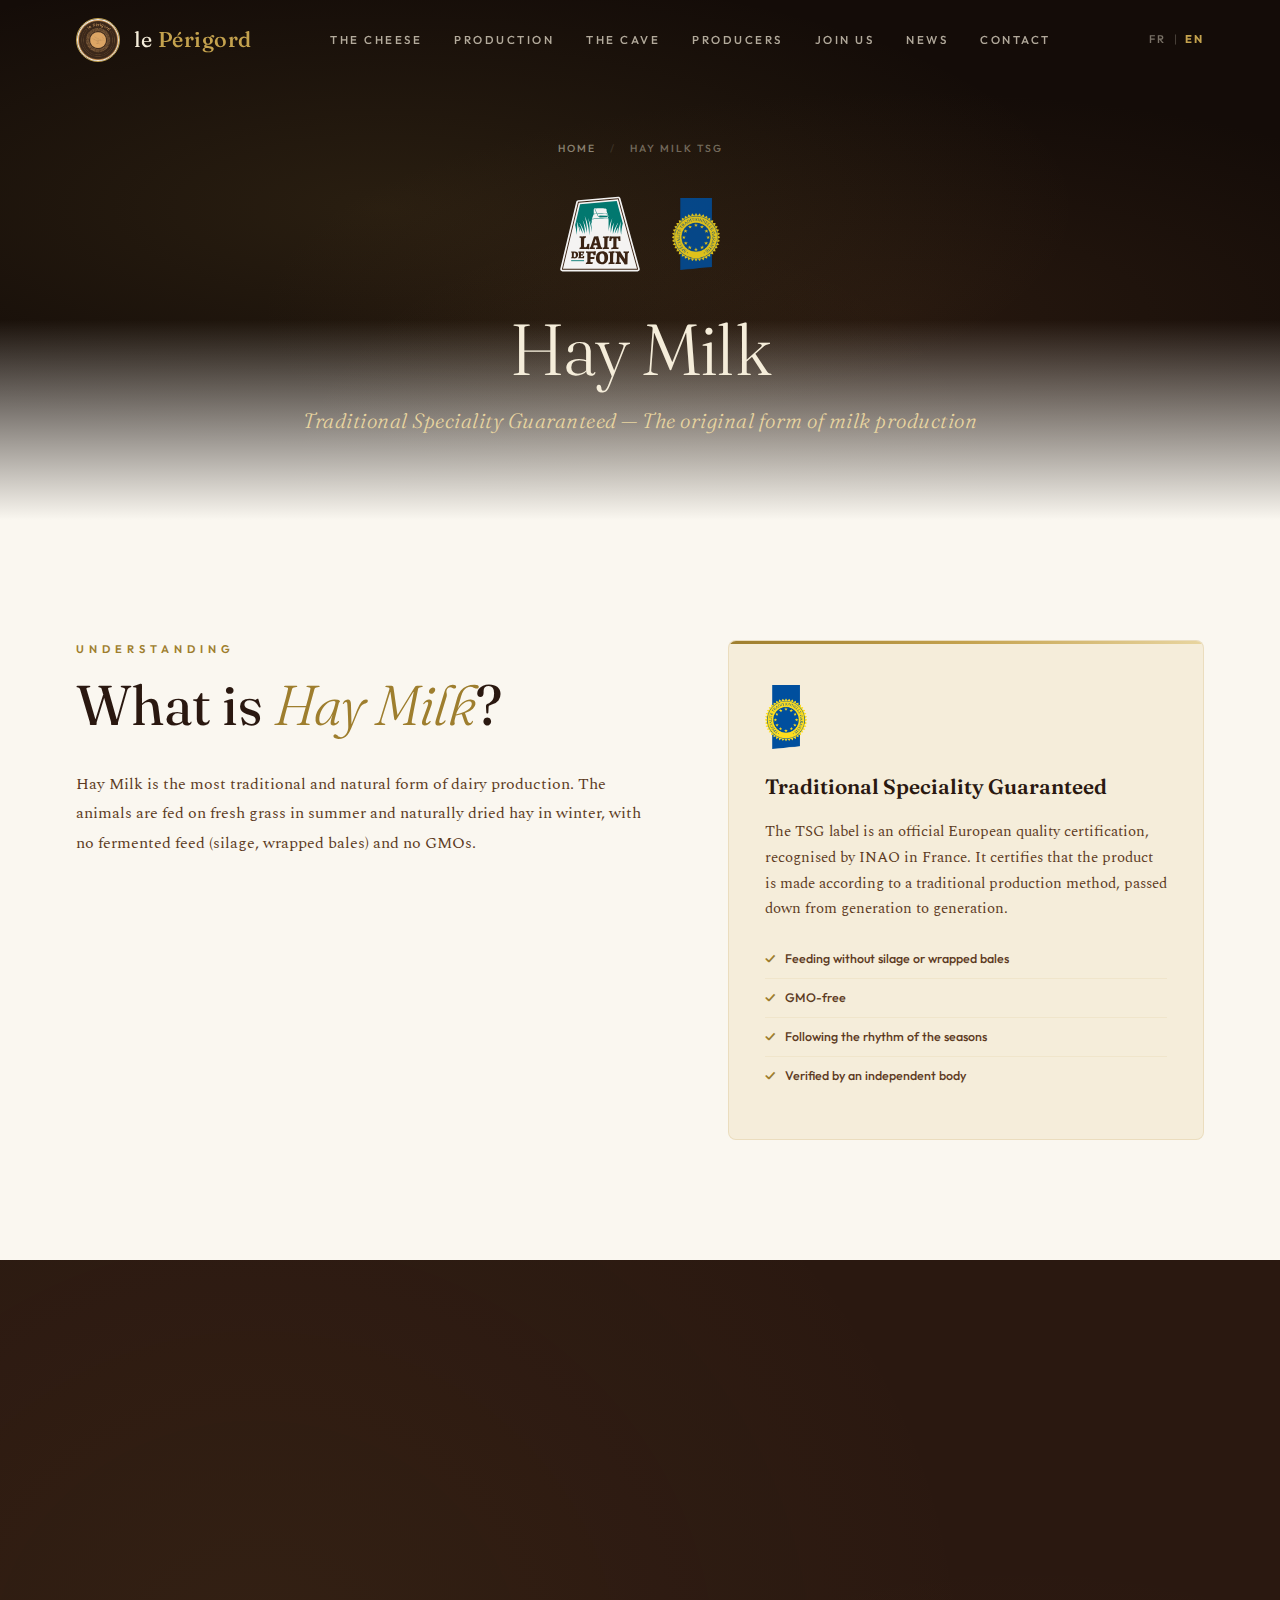
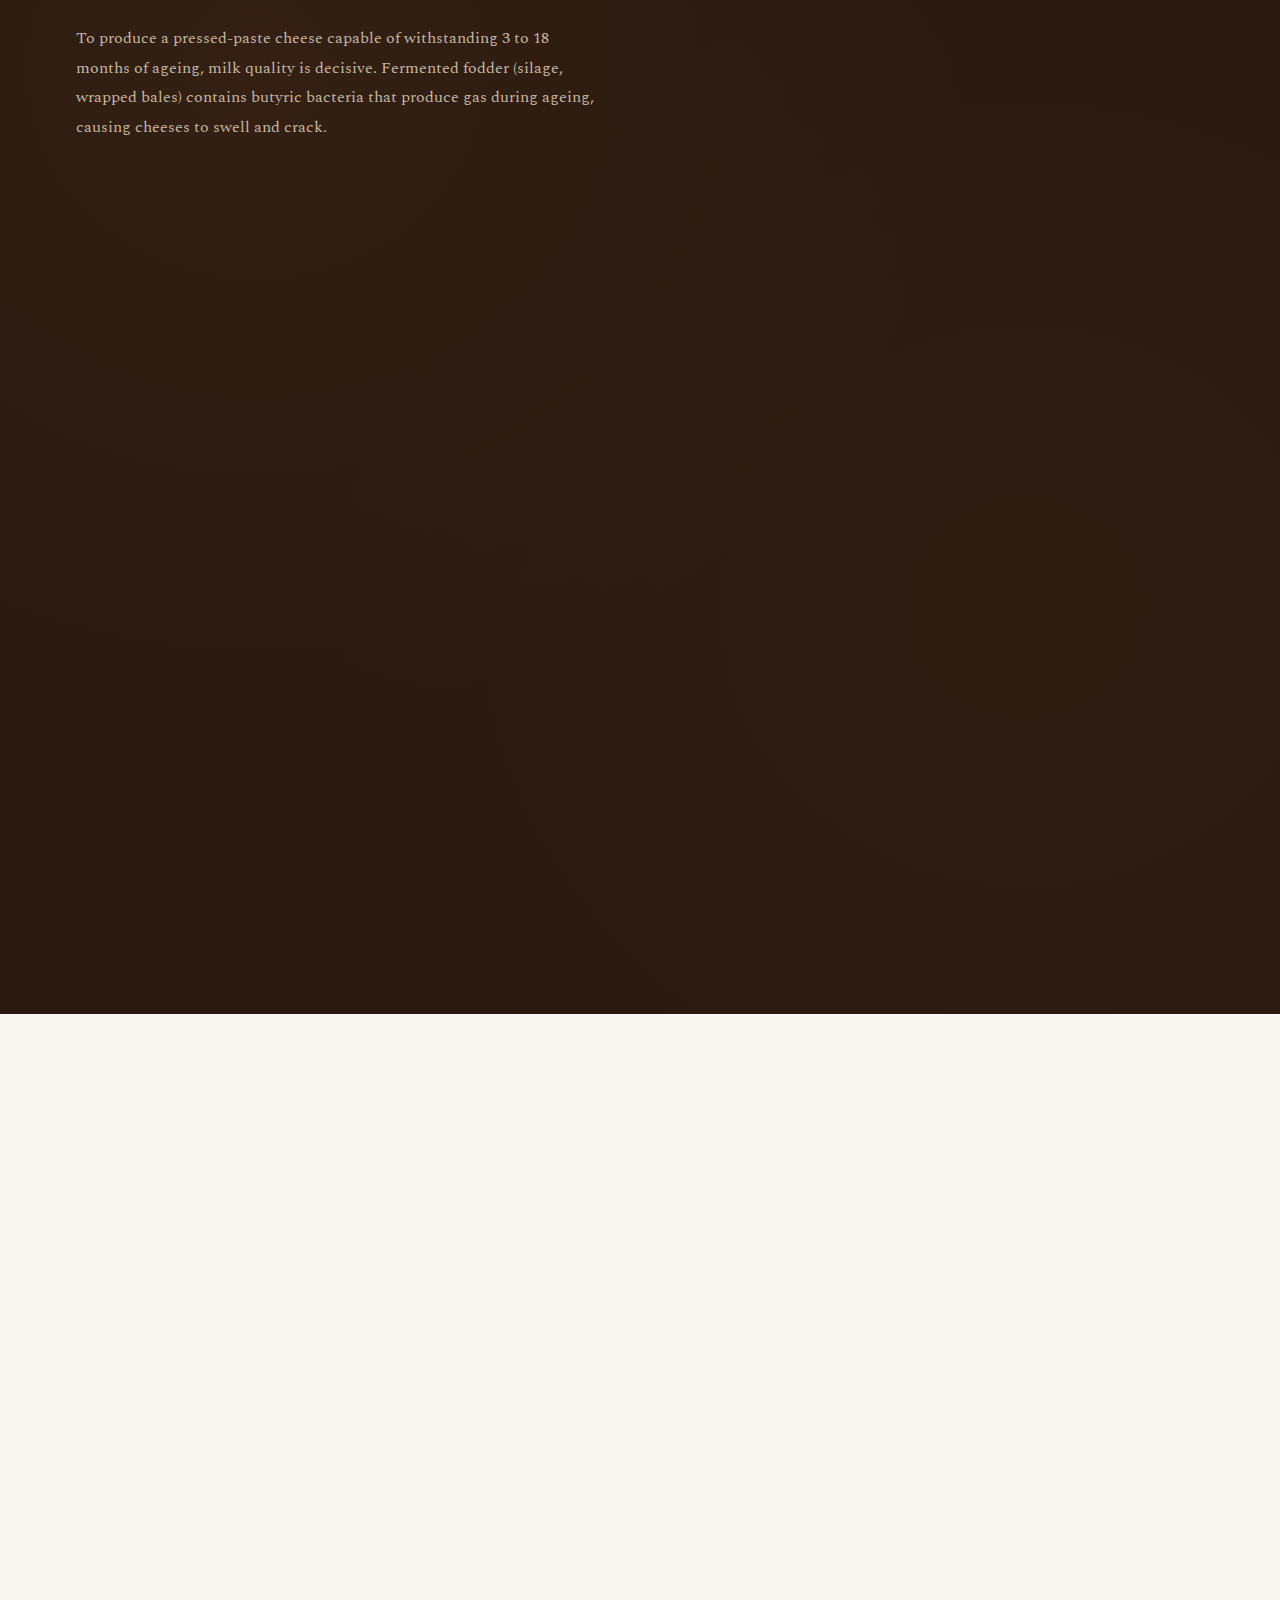
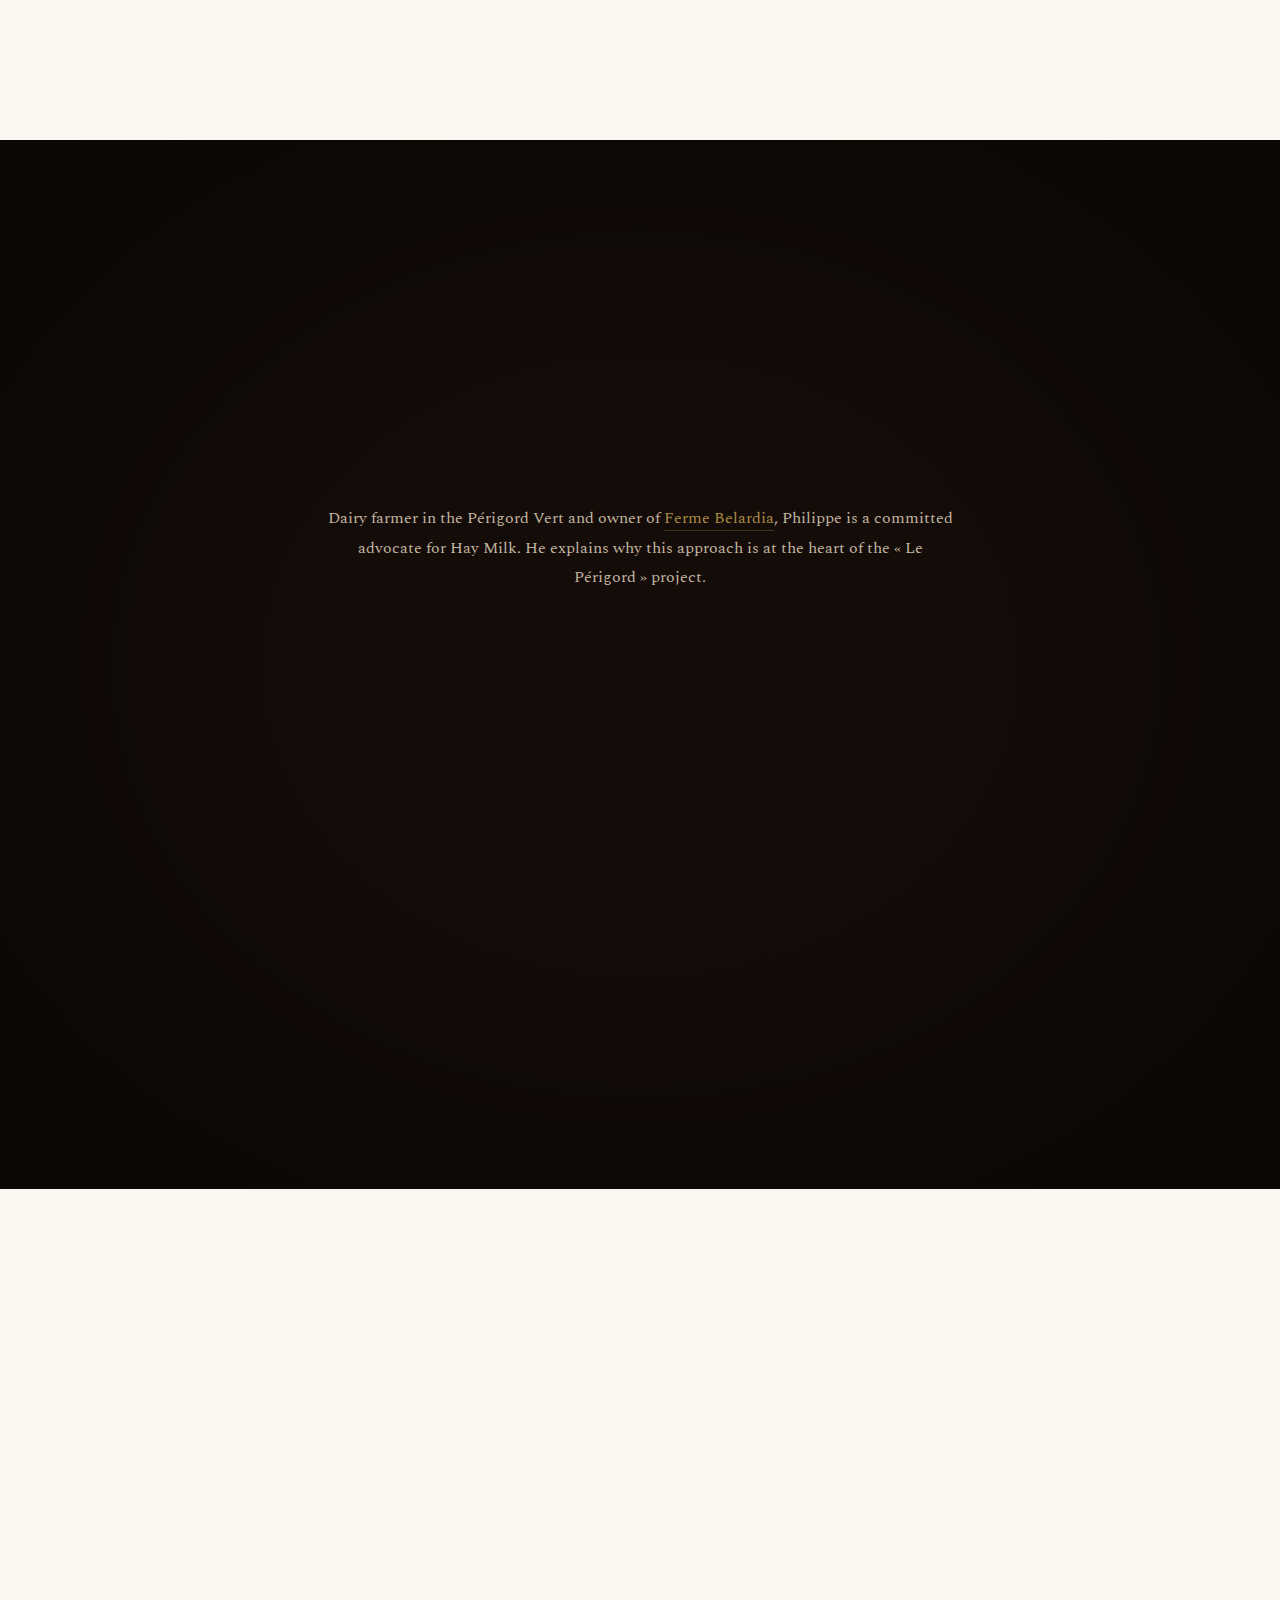
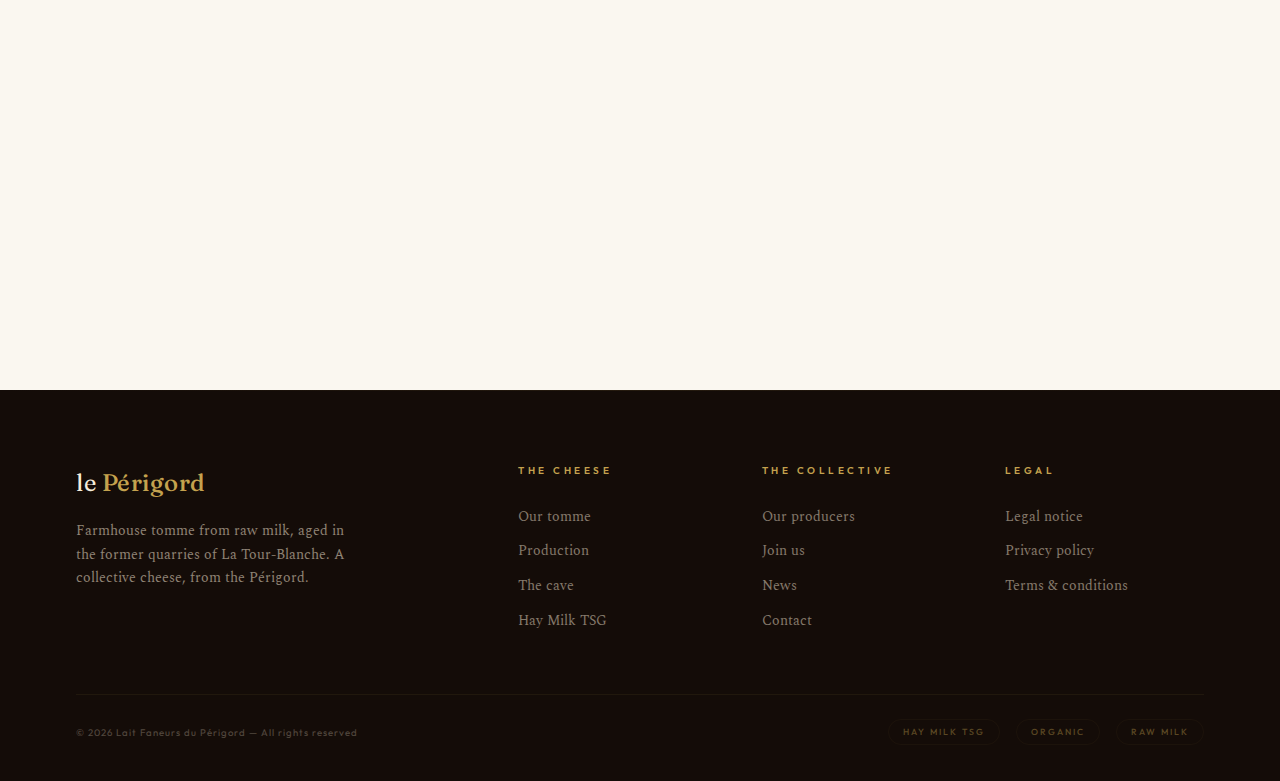
<file: en/hay-milk.html>
<!DOCTYPE html>
<html lang="en">
<head>
  <meta charset="UTF-8">
  <meta name="viewport" content="width=device-width, initial-scale=1.0">
  <meta name="description" content="Hay Milk TSG — a Traditional Speciality Guaranteed European label certifying milk produced without fermented feed or GMOs. Discover why this label is essential for our Périgord tomme.">
  <meta name="keywords" content="hay milk, TSG, traditional speciality guaranteed, cheese, ageing, tomme, périgord, silage, hay, dordogne">
  <meta property="og:title" content="Hay Milk TSG — Tomme Le Périgord">
  <meta property="og:description" content="Why Hay Milk is essential for producing an exceptional cave-aged cheese.">
  <meta property="og:type" content="article">
  <meta property="og:url" content="https://tomme-perigord.fr/en/hay-milk.html">
  <title>Hay Milk TSG — Tomme Le Périgord</title>
  <link rel="alternate" hreflang="fr" href="https://tomme-perigord.fr/lait-de-foin.html">
  <link rel="alternate" hreflang="en" href="https://tomme-perigord.fr/en/hay-milk.html">
  <link rel="alternate" hreflang="x-default" href="https://tomme-perigord.fr/lait-de-foin.html">
  <link rel="stylesheet" href="../css/style.css">
  <link rel="icon" type="image/x-icon" href="../images/etiquette.jpg">
</head>
<body class="page-ldf">

  <!-- ==================== HEADER ==================== -->
  <header class="site-header scrolled">
    <div class="header-inner">
      <a href="index.html#hero" class="logo">
        <img src="../images/etiquette.jpg" alt="Le Périgord" class="logo-img">
        <span class="logo-text">le <span>Périgord</span></span>
      </a>
      <nav class="main-nav" role="navigation" aria-label="Main navigation">
        <a href="index.html#fromage">The Cheese</a>
        <a href="index.html#fabrication">Production</a>
        <a href="index.html#cave">The Cave</a>
        <a href="index.html#producteurs">Producers</a>
        <a href="index.html#rejoindre">Join Us</a>
        <a href="index.html#actualites">News</a>
        <a href="index.html#contact">Contact</a>
      </nav>
      <div class="lang-switcher">
        <a href="../lait-de-foin.html" class="lang-link">FR</a>
        <span class="lang-sep">|</span>
        <span class="lang-active">EN</span>
      </div>
      <div class="burger" aria-label="Menu" role="button" tabindex="0">
        <span></span>
        <span></span>
        <span></span>
      </div>
    </div>
  </header>

  <!-- ==================== HERO (compact) ==================== -->
  <section class="ldf-hero">
    <div class="hero-bg"></div>
    <div class="hero-pattern"></div>
    <div class="ldf-hero-content">
      <nav class="ldf-breadcrumb" aria-label="Breadcrumb">
        <a href="index.html">Home</a>
        <span class="ldf-breadcrumb-sep">/</span>
        <span>Hay Milk TSG</span>
      </nav>
      <div class="ldf-hero-logos">
        <img src="../images/logo-ldf.svg" alt="Hay Milk logo" class="ldf-hero-logo-main">
        <img src="../images/logo-stg.png" alt="TSG logo — Traditional Speciality Guaranteed" class="ldf-hero-logo-stg">
      </div>
      <h1 class="ldf-hero-title">Hay Milk</h1>
      <p class="ldf-hero-subtitle">Traditional Speciality Guaranteed — The original form of milk production</p>
    </div>
  </section>

  <!-- ==================== DEFINITION ==================== -->
  <section class="ldf-definition" id="definition">
    <div class="container">
      <div class="ldf-def-grid">
        <div class="ldf-def-text">
          <span class="section-label reveal">Understanding</span>
          <h2 class="section-title reveal reveal-delay-1">
            What is <em>Hay Milk</em>?
          </h2>
          <p class="text-body reveal reveal-delay-2">
            Hay Milk is the most traditional and natural form of dairy production.
            The animals are fed on fresh grass in summer and naturally dried hay
            in winter, with no fermented feed (silage, wrapped bales) and no GMOs.
          </p>
          <p class="text-body reveal reveal-delay-3" style="margin-top: 16px;">
            This feeding method respects the rhythm of the seasons and the natural cycle of the pastures.
            It guarantees high-quality milk, rich in flavour and perfectly suited
            to cheese-making, particularly for long-aged pressed-paste cheeses.
          </p>
          <p class="text-body reveal reveal-delay-4" style="margin-top: 16px;">
            In Europe, only 3% of milk produced is Hay Milk. This rarity
            makes it a mark of excellence recognised by the finest cheesemakers and restaurateurs.
          </p>
        </div>
        <div class="ldf-stg-card reveal">
          <img src="../images/logo-stg.png" alt="TSG" class="ldf-stg-card-logo">
          <h3>Traditional Speciality Guaranteed</h3>
          <p>
            The TSG label is an official European quality certification, recognised by INAO in France.
            It certifies that the product is made according to a traditional production method,
            passed down from generation to generation.
          </p>
          <ul>
            <li>Feeding without silage or wrapped bales</li>
            <li>GMO-free</li>
            <li>Following the rhythm of the seasons</li>
            <li>Verified by an independent body</li>
          </ul>
        </div>
      </div>
    </div>
  </section>

  <!-- ==================== CHEESE-MAKING REQUIREMENTS ==================== -->
  <section class="ldf-importance" id="importance">
    <div class="container">
      <div class="ldf-importance-grid">
        <div class="ldf-importance-text">
          <span class="section-label reveal" style="color: var(--ocre);">The cheese-making imperative</span>
          <h2 class="section-title reveal reveal-delay-1" style="color: var(--creme);">
            Why Hay Milk is <em>essential</em>
          </h2>
          <p class="text-body reveal reveal-delay-2" style="color: var(--creme-dark); opacity: 0.85;">
            To produce a pressed-paste cheese capable of withstanding 3 to 18 months of ageing,
            milk quality is decisive. Fermented fodder (silage, wrapped bales)
            contains butyric bacteria that produce gas during ageing,
            causing cheeses to swell and crack.
          </p>
          <blockquote class="reveal reveal-delay-3" style="border-left-color: var(--ocre); color: var(--creme-dark);">
            &laquo;&nbsp;This is why the greatest French PDO pressed-paste cheeses &mdash;
            Comté, Beaufort, Abondance &mdash; ban fermented feed in their specifications.
            We apply the same standard.&nbsp;&raquo;
          </blockquote>
        </div>
        <div class="ldf-importance-visual reveal">
          <img src="../belardia.jpg" alt="Cows grazing — Hay Milk" class="ldf-importance-img">
        </div>
      </div>

      <div class="ldf-comparison reveal">
        <h3>Comparison of feeding methods</h3>
        <div class="ldf-compare-table">
          <div class="ldf-compare-col ldf-compare-good">
            <div class="ldf-compare-header">
              <img src="../images/logo-ldf.svg" alt="Hay Milk" style="height: 28px;">
              <span>Hay Milk</span>
            </div>
            <ul>
              <li><span class="ldf-check">&check;</span> Fresh grass + dried hay</li>
              <li><span class="ldf-check">&check;</span> No butyric bacteria</li>
              <li><span class="ldf-check">&check;</span> Long ageing possible (18 months+)</li>
              <li><span class="ldf-check">&check;</span> Complex, refined aromas</li>
              <li><span class="ldf-check">&check;</span> GMO-free</li>
              <li><span class="ldf-check">&check;</span> Low carbon footprint</li>
            </ul>
          </div>
          <div class="ldf-compare-col ldf-compare-bad">
            <div class="ldf-compare-header">
              <span>Silage-based feeding</span>
            </div>
            <ul>
              <li><span class="ldf-cross">&times;</span> Fermented fodder (silage)</li>
              <li><span class="ldf-cross">&times;</span> Butyric bacteria present</li>
              <li><span class="ldf-cross">&times;</span> Swelling during ageing</li>
              <li><span class="ldf-cross">&times;</span> Less distinctive aromas</li>
              <li><span class="ldf-cross">&times;</span> GMOs possible in the feed</li>
              <li><span class="ldf-cross">&times;</span> Higher environmental impact</li>
            </ul>
          </div>
        </div>
      </div>
    </div>
  </section>

  <!-- ==================== THE 4 PILLARS ==================== -->
  <section class="ldf-piliers" id="piliers">
    <div class="container">
      <div style="text-align: center; max-width: 700px; margin: 0 auto;">
        <span class="section-label reveal">The commitments</span>
        <h2 class="section-title reveal reveal-delay-1">
          The four pillars of <em>Hay Milk</em>
        </h2>
      </div>
      <div class="ldf-piliers-grid">
        <div class="ldf-pilier-card reveal">
          <span class="ldf-pilier-icon">&#127860;</span>
          <h3>Taste &amp; Nutrition</h3>
          <p>
            Milk richer in omega-3 and essential fatty acids. Cheeses with more
            complex, refined and distinctive aromas &mdash; the authentic reflection of the terroir and the seasons.
          </p>
        </div>
        <div class="ldf-pilier-card reveal reveal-delay-1">
          <span class="ldf-pilier-icon">&#128004;</span>
          <h3>Animal welfare</h3>
          <p>
            The animals graze freely in summer and eat quality fodder in winter.
            No industrial feed, no forced diet &mdash; a natural rhythm
            that respects their needs.
          </p>
        </div>
        <div class="ldf-pilier-card reveal reveal-delay-2">
          <span class="ldf-pilier-icon">&#127793;</span>
          <h3>Environment</h3>
          <p>
            Permanent pastures capture carbon and preserve biodiversity.
            Barn drying replaces the plastic of wrapped bales. A model
            with a low ecological footprint.
          </p>
        </div>
        <div class="ldf-pilier-card reveal reveal-delay-3">
          <span class="ldf-pilier-icon">&#9968;</span>
          <h3>Tradition</h3>
          <p>
            Hay Milk is the original form of dairy production, practised for
            centuries. The great aged cheeses &mdash; Comté, Beaufort, Gruyère &mdash; are all
            born from this tradition.
          </p>
        </div>
      </div>
    </div>
  </section>

  <!-- ==================== VIDEO — PHILIPPE GARAT ==================== -->
  <section class="ldf-video" id="video">
    <div class="ldf-video-vignette"></div>
    <div class="container" style="position: relative; z-index: 1;">
      <div style="text-align: center; max-width: 750px; margin: 0 auto 48px;">
        <span class="section-label reveal" style="color: var(--ocre);">Testimonial</span>
        <h2 class="section-title reveal reveal-delay-1" style="color: var(--creme);">
          Philippe Garat, <em>president</em> of the association
        </h2>
        <p class="text-body reveal reveal-delay-2" style="color: var(--creme-dark); opacity: 0.85; margin: 0 auto;">
          Dairy farmer in the Périgord Vert and owner of
          <a href="https://www.ferme-belardia.fr/" target="_blank" rel="noopener" class="ldf-link" style="color: var(--ocre); border-bottom: 1px solid rgba(196,162,78,0.3);">Ferme Belardia</a>,
          Philippe is a committed advocate for Hay Milk. He explains why this approach
          is at the heart of the &laquo;&nbsp;Le Périgord&nbsp;&raquo; project.
        </p>
      </div>
      <div class="ldf-video-wrapper reveal">
        <iframe
          src="https://www.youtube.com/embed/16CWbpkwqgc"
          title="Philippe Garat — Hay Milk and the Le Périgord project"
          frameborder="0"
          allow="accelerometer; autoplay; clipboard-write; encrypted-media; gyroscope; picture-in-picture"
          allowfullscreen>
        </iframe>
      </div>
    </div>
  </section>

  <!-- ==================== FURTHER READING ==================== -->
  <section class="ldf-resources" id="ressources">
    <div class="container">
      <div style="text-align: center; max-width: 650px; margin: 0 auto 48px;">
        <span class="section-label reveal">Further reading</span>
        <h2 class="section-title reveal reveal-delay-1">
          External <em>resources</em>
        </h2>
      </div>
      <div class="ldf-resources-grid">
        <a href="https://www.laitdefoin.fr/" target="_blank" rel="noopener" class="ldf-resource-card reveal">
          <img src="../images/logo-ldf.svg" alt="Hay Milk" class="ldf-resource-logo">
          <h3>laitdefoin.fr</h3>
          <p>The official Hay Milk association website (in French). Everything about the label, specifications and committed producers.</p>
          <span class="ldf-resource-link">Visit the website &rarr;</span>
        </a>
        <a href="https://www.youtube.com/@Laitdefoin" target="_blank" rel="noopener" class="ldf-resource-card reveal reveal-delay-1">
          <span class="ldf-resource-icon">&#9654;</span>
          <h3>YouTube Channel</h3>
          <p>Documentaries, producer testimonials and educational videos about Hay Milk and its challenges (in French).</p>
          <span class="ldf-resource-link">Watch the videos &rarr;</span>
        </a>
      </div>
      <div class="ldf-back-cta reveal">
        <a href="index.html" class="btn-rejoindre">Back to main site &larr;</a>
      </div>
    </div>
  </section>

  <!-- ==================== FOOTER ==================== -->
  <footer class="site-footer">
    <div class="container">
      <div class="footer-grid">
        <div class="footer-brand">
          <span class="logo-text">le <span style="color: var(--ocre);">Périgord</span></span>
          <p>
            Farmhouse tomme from raw milk, aged in the former quarries
            of La Tour-Blanche. A collective cheese, from the Périgord.
          </p>
        </div>
        <div class="footer-col">
          <h4>The cheese</h4>
          <a href="index.html#fromage">Our tomme</a>
          <a href="index.html#fabrication">Production</a>
          <a href="index.html#cave">The cave</a>
          <a href="hay-milk.html">Hay Milk TSG</a>
        </div>
        <div class="footer-col">
          <h4>The collective</h4>
          <a href="index.html#producteurs">Our producers</a>
          <a href="index.html#rejoindre">Join us</a>
          <a href="index.html#actualites">News</a>
          <a href="index.html#contact">Contact</a>
        </div>
        <div class="footer-col">
          <h4>Legal</h4>
          <a href="#">Legal notice</a>
          <a href="#">Privacy policy</a>
          <a href="#">Terms &amp; conditions</a>
        </div>
      </div>
      <div class="footer-bottom">
        <p>&copy; 2026 Lait Faneurs du Périgord — All rights reserved</p>
        <div class="footer-labels">
          <a href="hay-milk.html" class="footer-label">Hay Milk TSG</a>
          <span class="footer-label">Organic</span>
          <span class="footer-label">Raw milk</span>
        </div>
      </div>
    </div>
  </footer>

  <script src="../js/main.js"></script>
</body>
</html>
</file>
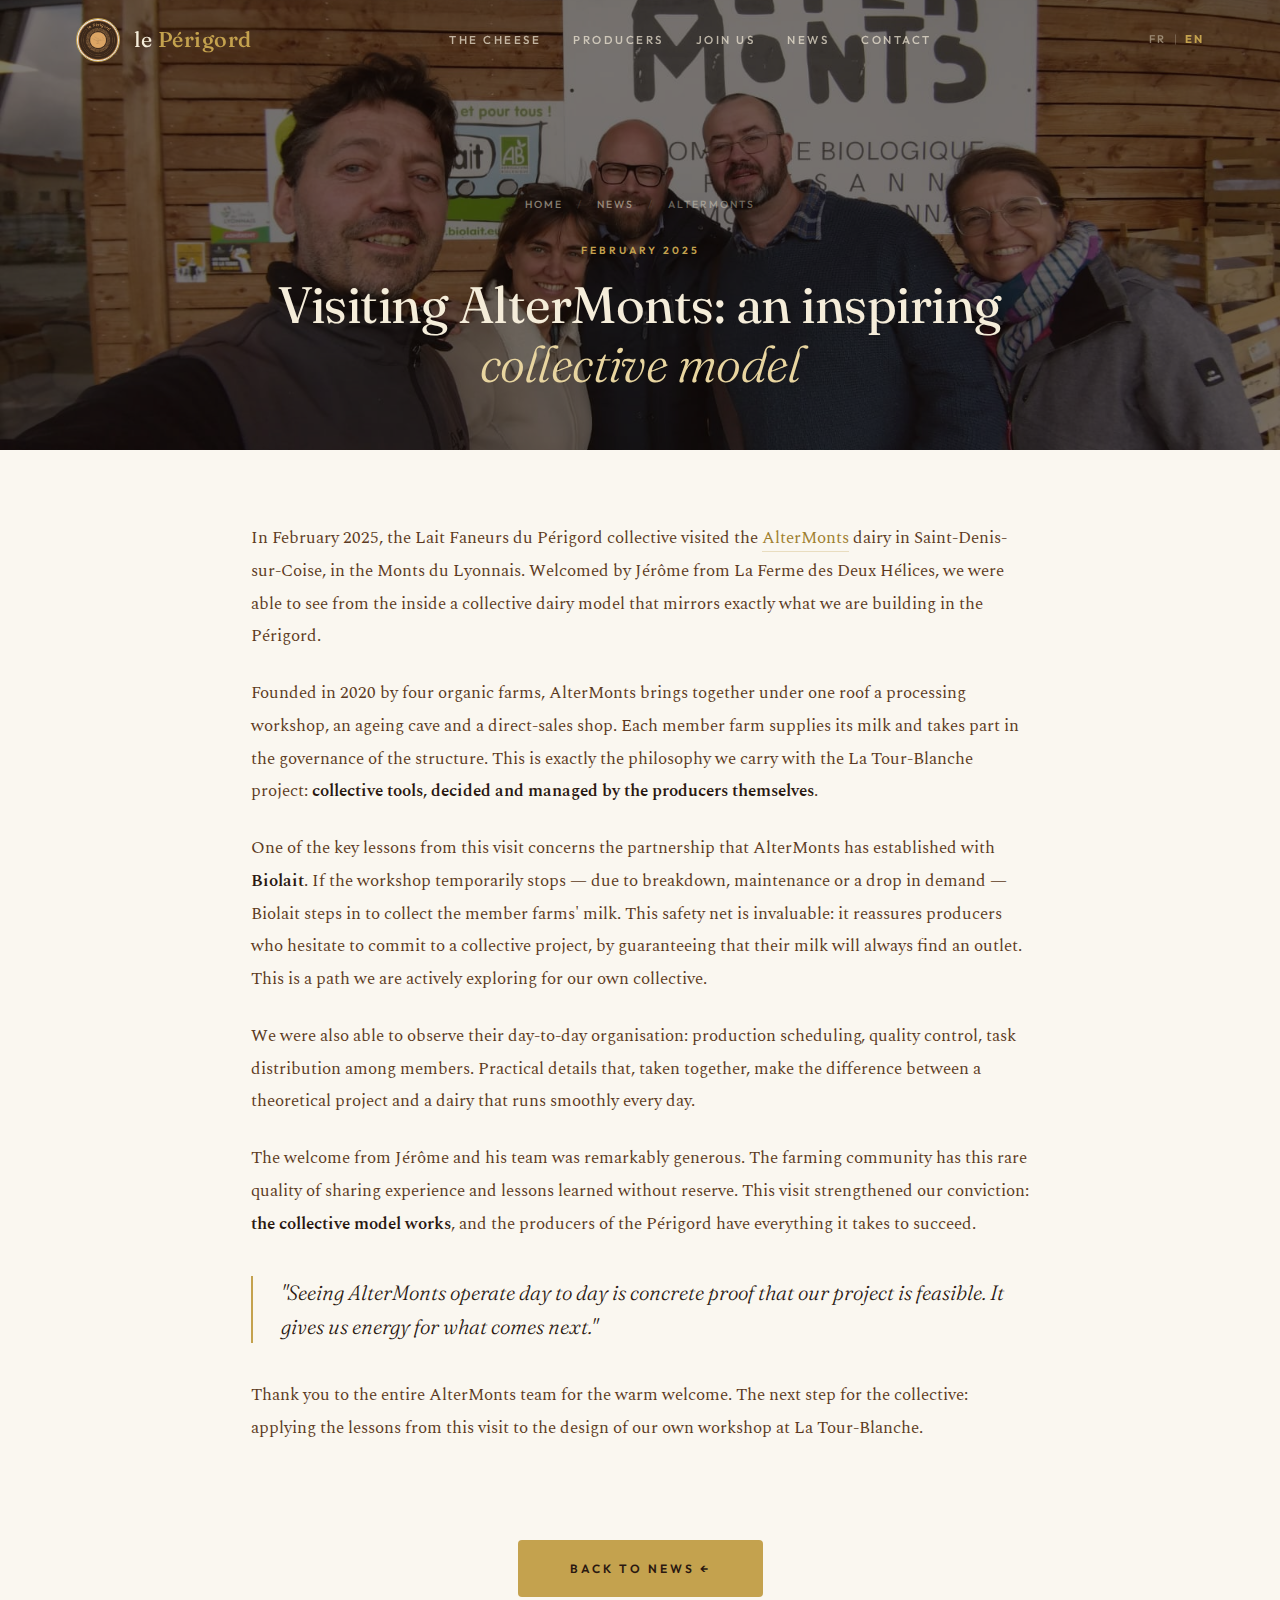
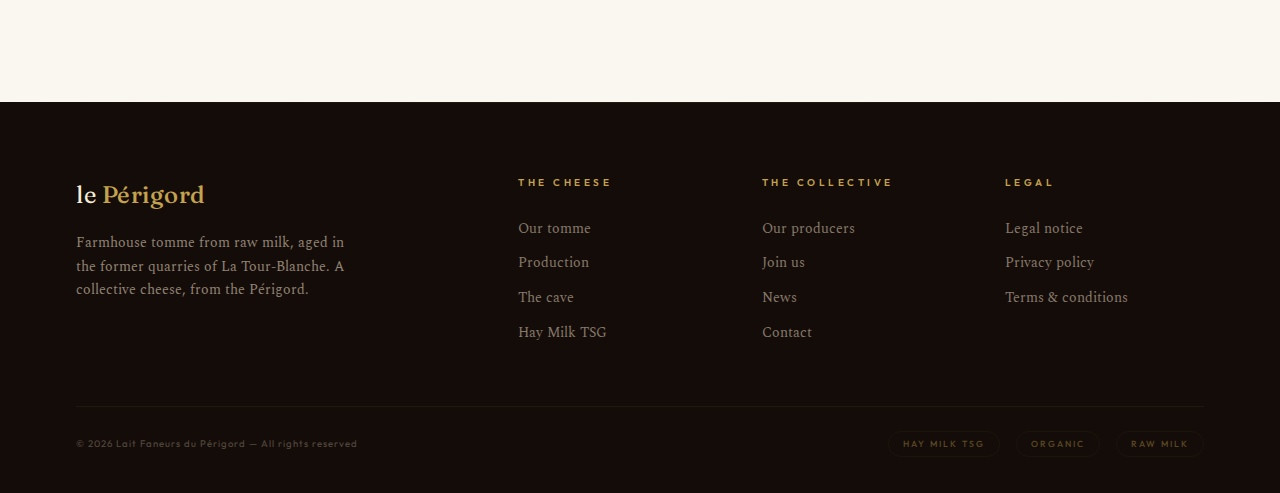
<file: en/blog/altermonts.html>
<!DOCTYPE html>
<html lang="en">
<head>
  <meta charset="UTF-8">
  <meta name="viewport" content="width=device-width, initial-scale=1.0">
  <meta name="description" content="Visit to the AlterMonts collective dairy in Saint-Denis-sur-Coise — an inspiring model for the Le Périgord project.">
  <meta property="og:title" content="Visiting AlterMonts: an inspiring collective model — Le Périgord">
  <meta property="og:description" content="The Lait Faneurs du Périgord collective visited the AlterMonts dairy to discover a successful collective cheesemaking model.">
  <meta property="og:type" content="article">
  <meta property="og:url" content="https://tomme-perigord.fr/en/blog/altermonts.html">
  <title>Visiting AlterMonts — Tomme Le Périgord</title>
  <link rel="alternate" hreflang="fr" href="https://tomme-perigord.fr/blog/altermonts.html">
  <link rel="alternate" hreflang="en" href="https://tomme-perigord.fr/en/blog/altermonts.html">
  <link rel="alternate" hreflang="x-default" href="https://tomme-perigord.fr/blog/altermonts.html">
  <link rel="stylesheet" href="../../css/style.css">
  <link rel="icon" type="image/x-icon" href="../../images/etiquette.jpg">
</head>
<body class="page-blog">

  <!-- ==================== HEADER ==================== -->
  <header class="site-header scrolled">
    <div class="header-inner">
      <a href="../index.html#hero" class="logo">
        <img src="../../images/etiquette.jpg" alt="Le Périgord" class="logo-img">
        <span class="logo-text">le <span>Périgord</span></span>
      </a>
      <nav class="main-nav" role="navigation" aria-label="Main navigation">
        <a href="../index.html#fromage">The Cheese</a>
        <a href="../index.html#producteurs">Producers</a>
        <a href="../index.html#rejoindre">Join Us</a>
        <a href="../index.html#actualites">News</a>
        <a href="../index.html#contact">Contact</a>
      </nav>
      <div class="lang-switcher">
        <a href="../../blog/altermonts.html" class="lang-link">FR</a>
        <span class="lang-sep">|</span>
        <span class="lang-active">EN</span>
      </div>
      <div class="burger" aria-label="Menu" role="button" tabindex="0">
        <span></span>
        <span></span>
        <span></span>
      </div>
    </div>
  </header>

  <!-- ==================== HERO ==================== -->
  <section class="blog-article-hero">
    <div class="blog-carousel">
      <div class="blog-carousel-track">
        <div class="blog-carousel-slide active">
          <img src="../../images/altermonts.jpg" alt="Visit to the AlterMonts dairy">
        </div>
      </div>
      <button class="blog-carousel-prev" aria-label="Previous">&#8249;</button>
      <button class="blog-carousel-next" aria-label="Next">&#8250;</button>
      <div class="blog-carousel-dots">
        <button class="blog-carousel-dot active" aria-label="Slide 1"></button>
      </div>
    </div>
    <div class="blog-article-hero-overlay"></div>
    <div class="blog-article-hero-content">
      <nav class="ldf-breadcrumb" aria-label="Breadcrumb">
        <a href="../index.html">Home</a>
        <span class="ldf-breadcrumb-sep">/</span>
        <a href="./">News</a>
        <span class="ldf-breadcrumb-sep">/</span>
        <span>AlterMonts</span>
      </nav>
      <span class="blog-article-date">February 2025</span>
      <h1 class="blog-article-title">Visiting AlterMonts: an inspiring <em>collective model</em></h1>
    </div>
  </section>

  <!-- ==================== ARTICLE ==================== -->
  <article class="blog-article">
    <p>
      In February 2025, the Lait Faneurs du Périgord collective visited the
      <a href="https://altermonts.fr/" target="_blank" rel="noopener">AlterMonts</a>
      dairy in Saint-Denis-sur-Coise, in the Monts du Lyonnais. Welcomed by Jérôme from
      La Ferme des Deux Hélices, we were able to see from the inside a collective dairy model
      that mirrors exactly what we are building in the Périgord.
    </p>

    <p>
      Founded in 2020 by four organic farms, AlterMonts brings together under one roof a
      processing workshop, an ageing cave and a direct-sales shop. Each member farm supplies
      its milk and takes part in the governance of the structure. This is exactly the philosophy
      we carry with the La Tour-Blanche project:
      <strong>collective tools, decided and managed by the producers themselves</strong>.
    </p>

    <p>
      One of the key lessons from this visit concerns the partnership that AlterMonts has
      established with <strong>Biolait</strong>. If the workshop temporarily stops — due to
      breakdown, maintenance or a drop in demand — Biolait steps in to collect the member
      farms' milk. This safety net is invaluable: it reassures producers who hesitate to
      commit to a collective project, by guaranteeing that their milk will always find an
      outlet. This is a path we are actively exploring for our own collective.
    </p>

    <p>
      We were also able to observe their day-to-day organisation: production scheduling,
      quality control, task distribution among members. Practical details that, taken together,
      make the difference between a theoretical project and a dairy that runs smoothly every
      day.
    </p>

    <p>
      The welcome from Jérôme and his team was remarkably generous. The farming community has
      this rare quality of sharing experience and lessons learned without reserve. This visit
      strengthened our conviction: <strong>the collective model works</strong>, and the
      producers of the Périgord have everything it takes to succeed.
    </p>

    <blockquote>
      "Seeing AlterMonts operate day to day is concrete proof that our project is feasible.
      It gives us energy for what comes next."
    </blockquote>

    <p>
      Thank you to the entire AlterMonts team for the warm welcome. The next step for the
      collective: applying the lessons from this visit to the design of our own workshop at
      La Tour-Blanche.
    </p>
  </article>

  <!-- ==================== BACK CTA ==================== -->
  <div class="blog-article-back">
    <a href="./" class="btn-rejoindre">Back to news &larr;</a>
  </div>

  <!-- ==================== FOOTER ==================== -->
  <footer class="site-footer">
    <div class="container">
      <div class="footer-grid">
        <div class="footer-brand">
          <span class="logo-text">le <span style="color: var(--ocre);">Périgord</span></span>
          <p>
            Farmhouse tomme from raw milk, aged in the former quarries
            of La Tour-Blanche. A collective cheese, from the Périgord.
          </p>
        </div>
        <div class="footer-col">
          <h4>The cheese</h4>
          <a href="../index.html#fromage">Our tomme</a>
          <a href="../index.html#fabrication">Production</a>
          <a href="../index.html#cave">The cave</a>
          <a href="../hay-milk.html">Hay Milk TSG</a>
        </div>
        <div class="footer-col">
          <h4>The collective</h4>
          <a href="../index.html#producteurs">Our producers</a>
          <a href="../index.html#rejoindre">Join us</a>
          <a href="../index.html#actualites">News</a>
          <a href="../index.html#contact">Contact</a>
        </div>
        <div class="footer-col">
          <h4>Legal</h4>
          <a href="#">Legal notice</a>
          <a href="#">Privacy policy</a>
          <a href="#">Terms &amp; conditions</a>
        </div>
      </div>
      <div class="footer-bottom">
        <p>&copy; 2026 Lait Faneurs du Périgord — All rights reserved</p>
        <div class="footer-labels">
          <a href="../hay-milk.html" class="footer-label">Hay Milk TSG</a>
          <span class="footer-label">Organic</span>
          <span class="footer-label">Raw milk</span>
        </div>
      </div>
    </div>
  </footer>

  <script src="../../js/main.js"></script>
</body>
</html>
</file>
<file: css/style.css>
/* ============================================
   TOMME LE PÉRIGORD — Cave Dorée
   Refined terroir luxury. Limestone & candlelight.
   ============================================ */

@import url('https://fonts.googleapis.com/css2?family=Fraunces:ital,opsz,wght@0,9..144,300;0,9..144,400;0,9..144,500;0,9..144,600;0,9..144,700;0,9..144,800;1,9..144,300;1,9..144,400;1,9..144,500;1,9..144,600&family=Spectral:ital,wght@0,300;0,400;0,500;0,600;1,300;1,400&family=Outfit:wght@300;400;500;600;700&display=swap');

/* --- CSS Variables --- */
:root {
  --ocre: #C4A24E;
  --ocre-light: #D4B76A;
  --ocre-pale: #E8D5A0;
  --ocre-dark: #9E7E2E;
  --brun: #2A1810;
  --brun-medium: #5C3A22;
  --brun-light: #8B6340;
  --brun-warm: #3D2518;
  --creme: #F5EDDA;
  --creme-dark: #E0D4BF;
  --blanc: #FAF7F0;
  --noir: #140C08;
  --vert-prairie: #4A6138;
  --vert-foin: #7A8A32;

  --font-display: 'Fraunces', serif;
  --font-body: 'Spectral', serif;
  --font-ui: 'Outfit', sans-serif;

  --header-height: 80px;
  --max-width: 1200px;
  --section-padding: 120px 0;

  --ease-out-expo: cubic-bezier(0.16, 1, 0.3, 1);
  --ease-out-quart: cubic-bezier(0.25, 1, 0.5, 1);
  --ease-in-out: cubic-bezier(0.65, 0, 0.35, 1);
}

/* --- Reset & Base --- */
*, *::before, *::after {
  margin: 0;
  padding: 0;
  box-sizing: border-box;
}

html {
  scroll-behavior: smooth;
  font-size: 16px;
  scrollbar-width: thin;
  scrollbar-color: var(--ocre-dark) var(--brun);
}

::-webkit-scrollbar { width: 8px; }
::-webkit-scrollbar-track { background: var(--brun); }
::-webkit-scrollbar-thumb {
  background: var(--ocre-dark);
  border-radius: 4px;
}
::-webkit-scrollbar-thumb:hover { background: var(--ocre); }

body {
  font-family: var(--font-body);
  color: var(--brun);
  background: var(--blanc);
  line-height: 1.75;
  overflow-x: hidden;
  -webkit-font-smoothing: antialiased;
  -moz-osx-font-smoothing: grayscale;
}

img {
  max-width: 100%;
  height: auto;
  display: block;
}

a {
  color: inherit;
  text-decoration: none;
}

::selection {
  background: var(--ocre);
  color: var(--brun);
}

/* --- Scroll progress bar --- */
.scroll-progress {
  position: fixed;
  top: 0;
  left: 0;
  height: 2px;
  background: linear-gradient(90deg, var(--ocre-dark), var(--ocre), var(--ocre-pale));
  z-index: 9999;
  transform-origin: left;
  transform: scaleX(0);
  transition: none;
}

/* --- Utility --- */
.container {
  max-width: var(--max-width);
  margin: 0 auto;
  padding: 0 36px;
}

.section-label {
  font-family: var(--font-ui);
  font-size: 0.7rem;
  font-weight: 600;
  letter-spacing: 5px;
  text-transform: uppercase;
  color: var(--ocre-dark);
  margin-bottom: 14px;
  display: block;
  position: relative;
}

.section-title {
  font-family: var(--font-display);
  font-size: clamp(2.2rem, 5vw, 3.5rem);
  font-weight: 400;
  line-height: 1.15;
  color: var(--brun);
  margin-bottom: 32px;
  letter-spacing: -0.01em;
}

.section-title em {
  font-style: italic;
  color: var(--ocre-dark);
  font-weight: 300;
}

.text-body {
  font-size: 1rem;
  line-height: 1.85;
  color: var(--brun-medium);
  max-width: 640px;
  font-weight: 400;
}

/* --- Reveal Animations --- */
.reveal {
  opacity: 0;
  transform: translateY(50px);
  transition: opacity 1s var(--ease-out-expo), transform 1s var(--ease-out-expo);
}

.reveal.visible {
  opacity: 1;
  transform: translateY(0);
}

.reveal-delay-1 { transition-delay: 0.12s; }
.reveal-delay-2 { transition-delay: 0.24s; }
.reveal-delay-3 { transition-delay: 0.36s; }
.reveal-delay-4 { transition-delay: 0.48s; }

/* ============================================
   HEADER / NAVIGATION
   ============================================ */
.site-header {
  position: fixed;
  top: 0;
  left: 0;
  right: 0;
  z-index: 1000;
  height: var(--header-height);
  display: flex;
  align-items: center;
  transition: background 0.5s var(--ease-out-quart),
              box-shadow 0.5s var(--ease-out-quart),
              height 0.4s var(--ease-out-quart);
}

.site-header.scrolled {
  background: rgba(26, 14, 8, 0.92);
  box-shadow: 0 1px 0 rgba(196, 162, 78, 0.1);
  backdrop-filter: blur(20px) saturate(1.2);
  -webkit-backdrop-filter: blur(20px) saturate(1.2);
  height: 68px;
}

.header-inner {
  display: flex;
  align-items: center;
  justify-content: space-between;
  width: 100%;
  max-width: var(--max-width);
  margin: 0 auto;
  padding: 0 36px;
}

.logo {
  display: flex;
  align-items: center;
  gap: 14px;
  transition: opacity 0.3s;
}

.logo:hover { opacity: 0.85; }

.logo-img {
  width: 44px;
  height: 44px;
  border-radius: 50%;
  object-fit: cover;
  border: 1.5px solid var(--ocre);
  transition: transform 0.4s var(--ease-out-expo);
}

.logo:hover .logo-img {
  transform: rotate(-8deg) scale(1.05);
}

.logo-text {
  font-family: var(--font-display);
  font-size: 1.35rem;
  font-weight: 400;
  color: var(--creme);
  letter-spacing: 0.5px;
}

.logo-text span {
  color: var(--ocre);
  font-weight: 500;
}

.main-nav {
  display: flex;
  align-items: center;
  gap: 0;
}

.main-nav a {
  font-family: var(--font-ui);
  font-size: 0.72rem;
  font-weight: 500;
  letter-spacing: 2.5px;
  text-transform: uppercase;
  color: rgba(245, 237, 218, 0.7);
  padding: 10px 16px;
  position: relative;
  transition: color 0.4s var(--ease-out-quart);
}

.main-nav a::after {
  content: '';
  position: absolute;
  bottom: 4px;
  left: 50%;
  width: 0;
  height: 1px;
  background: var(--ocre);
  transition: width 0.4s var(--ease-out-expo), left 0.4s var(--ease-out-expo);
}

.main-nav a:hover,
.main-nav a.active {
  color: var(--ocre);
}

.main-nav a:hover::after,
.main-nav a.active::after {
  width: calc(100% - 32px);
  left: 16px;
}

/* Language switcher */
.lang-switcher {
  display: flex;
  align-items: center;
  gap: 8px;
  margin-left: 20px;
}

.lang-active {
  font-family: var(--font-ui);
  font-size: 0.7rem;
  font-weight: 700;
  letter-spacing: 2px;
  text-transform: uppercase;
  color: var(--ocre);
}

.lang-sep {
  font-family: var(--font-ui);
  font-size: 0.7rem;
  color: rgba(245, 237, 218, 0.25);
}

.lang-link {
  font-family: var(--font-ui);
  font-size: 0.7rem;
  font-weight: 500;
  letter-spacing: 2px;
  text-transform: uppercase;
  color: rgba(245, 237, 218, 0.45);
  transition: color 0.3s;
}

.lang-link:hover {
  color: var(--ocre);
}

/* Mobile burger */
.burger {
  display: none;
  flex-direction: column;
  gap: 6px;
  cursor: pointer;
  padding: 10px;
  z-index: 1001;
}

.burger span {
  width: 26px;
  height: 1.5px;
  background: var(--creme);
  transition: all 0.4s var(--ease-out-expo);
  display: block;
}

.burger.open span:nth-child(1) {
  transform: rotate(45deg) translate(5px, 5px);
}
.burger.open span:nth-child(2) {
  opacity: 0;
  transform: scaleX(0);
}
.burger.open span:nth-child(3) {
  transform: rotate(-45deg) translate(5px, -5px);
}

/* ============================================
   HERO SECTION
   ============================================ */
.hero {
  position: relative;
  height: 100vh;
  min-height: 700px;
  display: flex;
  align-items: center;
  justify-content: center;
  overflow: hidden;
  background: var(--noir);
}

.hero-bg {
  position: absolute;
  inset: 0;
  background:
    radial-gradient(ellipse at 30% 40%, rgba(196, 162, 78, 0.12) 0%, transparent 55%),
    radial-gradient(ellipse at 70% 60%, rgba(92, 58, 34, 0.25) 0%, transparent 50%),
    radial-gradient(ellipse at 50% 100%, rgba(196, 162, 78, 0.06) 0%, transparent 40%),
    linear-gradient(180deg, rgba(20, 12, 8, 0.2) 0%, var(--noir) 100%);
  z-index: 1;
  animation: heroShift 12s ease-in-out infinite alternate;
}

@keyframes heroShift {
  0% { opacity: 1; }
  50% { opacity: 0.85; }
  100% { opacity: 1; }
}

/* Film grain texture */
.hero::before {
  content: '';
  position: absolute;
  inset: 0;
  background-image: url("data:image/svg+xml,%3Csvg viewBox='0 0 512 512' xmlns='http://www.w3.org/2000/svg'%3E%3Cfilter id='n'%3E%3CfeTurbulence type='fractalNoise' baseFrequency='0.75' numOctaves='4' stitchTiles='stitch'/%3E%3C/filter%3E%3Crect width='100%25' height='100%25' filter='url(%23n)' opacity='0.035'/%3E%3C/svg%3E");
  z-index: 2;
  pointer-events: none;
  animation: grain 8s steps(10) infinite;
}

@keyframes grain {
  0%, 100% { transform: translate(0, 0); }
  10% { transform: translate(-2%, -3%); }
  20% { transform: translate(3%, 1%); }
  30% { transform: translate(-1%, 2%); }
  40% { transform: translate(2%, -2%); }
  50% { transform: translate(-3%, 3%); }
  60% { transform: translate(1%, -1%); }
  70% { transform: translate(-2%, 2%); }
  80% { transform: translate(3%, -3%); }
  90% { transform: translate(-1%, 1%); }
}

/* Bottom gradient fade */
.hero-pattern {
  position: absolute;
  bottom: 0;
  left: 0;
  right: 0;
  height: 200px;
  background: linear-gradient(0deg, var(--blanc) 0%, transparent 100%);
  z-index: 3;
}

.hero-content {
  position: relative;
  z-index: 4;
  text-align: center;
  padding: 0 30px;
}

/* Hero entrance animation */
.hero-content .hero-etiquette,
.hero-content .hero-title,
.hero-content .hero-subtitle,
.hero-content .hero-badges {
  opacity: 0;
  transform: translateY(30px);
  animation: heroReveal 1.2s var(--ease-out-expo) forwards;
}

.hero-content .hero-etiquette { animation-delay: 0.2s; }
.hero-content .hero-title { animation-delay: 0.5s; }
.hero-content .hero-subtitle { animation-delay: 0.8s; }
.hero-content .hero-badges { animation-delay: 1.1s; }

@keyframes heroReveal {
  to {
    opacity: 1;
    transform: translateY(0);
  }
}

.hero-etiquette {
  width: 200px;
  height: 200px;
  border-radius: 50%;
  margin: 0 auto 44px;
  filter: drop-shadow(0 24px 60px rgba(0,0,0,0.5));
  border: 2px solid rgba(196, 162, 78, 0.3);
  animation: heroReveal 1.2s var(--ease-out-expo) forwards,
             float 8s ease-in-out 1.4s infinite;
}

@keyframes float {
  0%, 100% { transform: translateY(0) rotate(0deg); }
  33% { transform: translateY(-10px) rotate(1deg); }
  66% { transform: translateY(-6px) rotate(-0.5deg); }
}

.hero-title {
  font-family: var(--font-display);
  font-size: clamp(2.6rem, 7vw, 5.5rem);
  font-weight: 300;
  color: var(--creme);
  line-height: 1.05;
  margin-bottom: 12px;
  letter-spacing: -0.02em;
}

.hero-title strong {
  font-weight: 600;
  color: var(--ocre);
  display: block;
  font-size: 1.08em;
  letter-spacing: -0.01em;
}

.hero-subtitle {
  font-family: var(--font-display);
  font-size: clamp(1rem, 2.5vw, 1.5rem);
  font-weight: 300;
  font-style: italic;
  color: var(--ocre-pale);
  margin-bottom: 48px;
  letter-spacing: 0.5px;
}

.hero-badges {
  display: flex;
  justify-content: center;
  gap: 36px;
  flex-wrap: wrap;
}

.hero-badge {
  display: flex;
  align-items: center;
  gap: 10px;
  font-family: var(--font-ui);
  font-size: 0.68rem;
  font-weight: 500;
  letter-spacing: 2.5px;
  text-transform: uppercase;
  color: rgba(245, 237, 218, 0.55);
  transition: color 0.4s;
}

.hero-badge:hover {
  color: rgba(245, 237, 218, 0.9);
}

.hero-badge-dot {
  width: 5px;
  height: 5px;
  background: var(--ocre);
  border-radius: 50%;
  box-shadow: 0 0 8px rgba(196, 162, 78, 0.4);
}

.scroll-indicator {
  position: absolute;
  bottom: 48px;
  left: 50%;
  transform: translateX(-50%);
  z-index: 4;
  display: flex;
  flex-direction: column;
  align-items: center;
  gap: 10px;
  opacity: 0;
  animation: heroReveal 1s var(--ease-out-expo) 1.6s forwards;
}

.scroll-indicator span {
  font-family: var(--font-ui);
  font-size: 0.6rem;
  font-weight: 500;
  letter-spacing: 4px;
  text-transform: uppercase;
  color: var(--ocre);
  opacity: 0.5;
}

.scroll-line {
  width: 1px;
  height: 48px;
  background: linear-gradient(180deg, var(--ocre) 0%, transparent 100%);
  animation: scrollPulse 2.5s ease-in-out infinite;
}

@keyframes scrollPulse {
  0%, 100% { opacity: 0.6; transform: scaleY(1); }
  50% { opacity: 0.2; transform: scaleY(0.7); }
}

/* ============================================
   SECTION: INTRO / PHILOSOPHIE
   ============================================ */
.intro {
  padding: 140px 0;
  background: var(--blanc);
  position: relative;
}

/* Subtle top decoration */
.intro::before {
  content: '';
  position: absolute;
  top: 60px;
  left: 50%;
  transform: translateX(-50%);
  width: 1px;
  height: 40px;
  background: linear-gradient(180deg, var(--ocre), transparent);
  opacity: 0.3;
}

.intro-grid {
  display: grid;
  grid-template-columns: 5fr 6fr;
  gap: 100px;
  align-items: center;
}

.intro-visual {
  position: relative;
}

.intro-img-wrapper {
  position: relative;
  border-radius: 4px;
  overflow: hidden;
  aspect-ratio: 4/5;
  background: var(--creme-dark);
}

.intro-img-placeholder {
  width: 100%;
  height: 100%;
  display: flex;
  align-items: center;
  justify-content: center;
  flex-direction: column;
  gap: 14px;
  color: var(--brun-light);
  font-family: var(--font-ui);
  font-size: 0.7rem;
  font-weight: 500;
  letter-spacing: 2.5px;
  text-transform: uppercase;
  background:
    linear-gradient(160deg, var(--creme) 0%, var(--creme-dark) 100%);
}

.intro-img-placeholder svg {
  width: 48px;
  height: 48px;
  opacity: 0.3;
}

.intro-accent {
  position: absolute;
  bottom: -16px;
  right: -16px;
  width: 100%;
  height: 100%;
  border: 1px solid var(--ocre);
  border-radius: 4px;
  z-index: -1;
  opacity: 0.25;
}

.intro-content blockquote {
  font-family: var(--font-display);
  font-size: 1.4rem;
  font-style: italic;
  font-weight: 300;
  color: var(--brun);
  line-height: 1.6;
  border-left: 2px solid var(--ocre);
  padding-left: 28px;
  margin-top: 36px;
  position: relative;
}

.intro-content blockquote::before {
  content: '\201C';
  position: absolute;
  top: -12px;
  left: -6px;
  font-family: var(--font-display);
  font-size: 4rem;
  color: var(--ocre);
  opacity: 0.15;
  line-height: 1;
}

/* ============================================
   SECTION: LE FROMAGE
   ============================================ */
.fromage {
  padding: var(--section-padding);
  background: var(--brun);
  color: var(--creme);
  position: relative;
  overflow: hidden;
}

/* Atmospheric radial glow */
.fromage::before {
  content: '';
  position: absolute;
  top: -200px;
  right: -300px;
  width: 800px;
  height: 800px;
  border-radius: 50%;
  background: radial-gradient(circle, rgba(196, 162, 78, 0.06) 0%, transparent 70%);
  pointer-events: none;
}

.fromage::after {
  content: '';
  position: absolute;
  bottom: -200px;
  left: -200px;
  width: 600px;
  height: 600px;
  border-radius: 50%;
  background: radial-gradient(circle, rgba(196, 162, 78, 0.04) 0%, transparent 70%);
  pointer-events: none;
}

.fromage .section-label { color: var(--ocre); }
.fromage .section-title { color: var(--creme); }

.fromage-grid {
  display: grid;
  grid-template-columns: repeat(3, 1fr);
  gap: 28px;
  margin-top: 64px;
}

.fromage-card {
  padding: 44px 32px;
  background: rgba(255,255,255,0.02);
  border: 1px solid rgba(196, 162, 78, 0.1);
  border-radius: 6px;
  transition: all 0.6s var(--ease-out-expo);
  position: relative;
  overflow: hidden;
}

/* Golden top accent line */
.fromage-card::before {
  content: '';
  position: absolute;
  top: 0;
  left: 0;
  right: 0;
  height: 2px;
  background: linear-gradient(90deg, transparent, var(--ocre), transparent);
  opacity: 0;
  transition: opacity 0.6s var(--ease-out-expo);
}

/* Warm glow on hover */
.fromage-card::after {
  content: '';
  position: absolute;
  inset: 0;
  background: radial-gradient(ellipse at 50% 0%, rgba(196, 162, 78, 0.08) 0%, transparent 70%);
  opacity: 0;
  transition: opacity 0.6s var(--ease-out-expo);
  pointer-events: none;
}

.fromage-card:hover {
  border-color: rgba(196, 162, 78, 0.25);
  transform: translateY(-6px);
}

.fromage-card:hover::before { opacity: 1; }
.fromage-card:hover::after { opacity: 1; }

.fromage-card-icon {
  font-size: 1.8rem;
  margin-bottom: 22px;
  display: block;
  filter: grayscale(0.2);
}

.fromage-card h3 {
  font-family: var(--font-display);
  font-size: 1.35rem;
  font-weight: 500;
  color: var(--ocre);
  margin-bottom: 14px;
  letter-spacing: -0.01em;
}

.fromage-card p {
  font-size: 0.92rem;
  line-height: 1.75;
  color: var(--creme-dark);
  opacity: 0.8;
}

/* Specs bar */
.fromage-specs {
  display: grid;
  grid-template-columns: repeat(4, 1fr);
  gap: 0;
  margin-top: 64px;
  border: 1px solid rgba(196, 162, 78, 0.12);
  border-radius: 6px;
  overflow: hidden;
  position: relative;
}

.fromage-spec {
  padding: 36px 20px;
  text-align: center;
  border-right: 1px solid rgba(196, 162, 78, 0.08);
  transition: background 0.4s var(--ease-out-quart);
  position: relative;
}

.fromage-spec:last-child { border-right: none; }

.fromage-spec:hover {
  background: rgba(196, 162, 78, 0.05);
}

.fromage-spec-value {
  font-family: var(--font-display);
  font-size: 2.2rem;
  font-weight: 600;
  color: var(--ocre);
  display: block;
  margin-bottom: 8px;
  letter-spacing: -0.02em;
}

.fromage-spec-label {
  font-family: var(--font-ui);
  font-size: 0.62rem;
  font-weight: 500;
  letter-spacing: 2.5px;
  text-transform: uppercase;
  color: var(--creme-dark);
  opacity: 0.55;
}

/* ============================================
   SECTION: FABRICATION
   ============================================ */
.fabrication {
  padding: var(--section-padding);
  background: var(--blanc);
  position: relative;
}

/* Decorative vertical line */
.fabrication::after {
  content: '';
  position: absolute;
  top: 0;
  left: 50%;
  width: 1px;
  height: 60px;
  background: linear-gradient(180deg, transparent, var(--ocre-dark), transparent);
  opacity: 0.2;
}

.fab-steps {
  display: grid;
  grid-template-columns: 1fr 1fr;
  gap: 0;
  margin-top: 64px;
  position: relative;
}

/* Central connecting line */
.fab-steps::before {
  content: '';
  position: absolute;
  top: 0;
  left: 50%;
  width: 1px;
  height: 100%;
  background: repeating-linear-gradient(
    180deg,
    var(--creme-dark) 0px,
    var(--creme-dark) 8px,
    transparent 8px,
    transparent 16px
  );
  opacity: 0.6;
}

.fab-step {
  padding: 52px 44px;
  border-bottom: 1px solid rgba(224, 212, 191, 0.6);
  position: relative;
  transition: background 0.5s var(--ease-out-quart);
}

.fab-step:hover {
  background: linear-gradient(135deg, rgba(196, 162, 78, 0.03) 0%, transparent 100%);
}

.fab-step:nth-child(odd) {
  border-right: 1px solid rgba(224, 212, 191, 0.6);
}

/* Gold dot at junction */
.fab-step:nth-child(odd)::after {
  content: '';
  position: absolute;
  top: 50%;
  right: -4px;
  width: 7px;
  height: 7px;
  background: var(--ocre);
  border-radius: 50%;
  transform: translateY(-50%);
  z-index: 1;
  opacity: 0.5;
}

.fab-step-number {
  font-family: var(--font-display);
  font-size: 3.5rem;
  font-weight: 300;
  color: var(--ocre);
  opacity: 0.18;
  position: absolute;
  top: 20px;
  right: 32px;
  letter-spacing: -0.02em;
}

.fab-step h3 {
  font-family: var(--font-display);
  font-size: 1.3rem;
  font-weight: 500;
  color: var(--brun);
  margin-bottom: 14px;
}

.fab-step p {
  font-size: 0.92rem;
  color: var(--brun-medium);
  line-height: 1.75;
  max-width: 380px;
}

/* ============================================
   SECTION: LA CAVE
   ============================================ */
.cave {
  padding: var(--section-padding);
  background: var(--noir);
  color: var(--creme);
  position: relative;
  overflow: hidden;
}

/* Stone wall grid pattern */
.cave-bg-pattern {
  position: absolute;
  inset: 0;
  opacity: 0.025;
  background-image:
    repeating-linear-gradient(
      90deg,
      var(--ocre) 0px,
      var(--ocre) 1px,
      transparent 1px,
      transparent 80px
    ),
    repeating-linear-gradient(
      0deg,
      var(--ocre) 0px,
      var(--ocre) 1px,
      transparent 1px,
      transparent 80px
    );
}

/* Atmospheric vignette */
.cave::before {
  content: '';
  position: absolute;
  inset: 0;
  background: radial-gradient(ellipse at 50% 50%, transparent 30%, rgba(0,0,0,0.4) 100%);
  z-index: 0;
  pointer-events: none;
}

.cave-grid {
  display: grid;
  grid-template-columns: 1fr 1fr;
  gap: 80px;
  align-items: center;
  position: relative;
  z-index: 1;
}

.cave .section-title {
  color: var(--creme);
}

.cave .text-body {
  color: var(--creme-dark);
  opacity: 0.8;
}

.cave-features {
  display: grid;
  grid-template-columns: 1fr 1fr;
  gap: 20px;
  margin-top: 44px;
}

.cave-feature {
  padding: 22px 16px;
  border: 1px solid rgba(196, 162, 78, 0.1);
  border-radius: 4px;
  text-align: center;
  transition: all 0.4s var(--ease-out-quart);
  position: relative;
  overflow: hidden;
}

.cave-feature::before {
  content: '';
  position: absolute;
  inset: 0;
  background: radial-gradient(ellipse at 50% 100%, rgba(196, 162, 78, 0.06) 0%, transparent 70%);
  opacity: 0;
  transition: opacity 0.4s;
}

.cave-feature:hover {
  border-color: rgba(196, 162, 78, 0.25);
}

.cave-feature:hover::before { opacity: 1; }

.cave-feature-value {
  font-family: var(--font-display);
  font-size: 1.7rem;
  font-weight: 600;
  color: var(--ocre);
  display: block;
  position: relative;
}

.cave-feature-label {
  font-family: var(--font-ui);
  font-size: 0.6rem;
  font-weight: 500;
  letter-spacing: 2.5px;
  text-transform: uppercase;
  color: var(--creme-dark);
  opacity: 0.5;
  margin-top: 6px;
}

.cave-visual {
  position: relative;
}

.cave-img-wrapper {
  border-radius: 4px;
  overflow: hidden;
  aspect-ratio: 3/4;
  background: rgba(196, 162, 78, 0.03);
  border: 1px solid rgba(196, 162, 78, 0.08);
  position: relative;
}

/* Candlelight glow effect */
.cave-img-wrapper::after {
  content: '';
  position: absolute;
  bottom: 0;
  left: 50%;
  transform: translateX(-50%);
  width: 200px;
  height: 200px;
  background: radial-gradient(circle, rgba(196, 162, 78, 0.08) 0%, transparent 70%);
  pointer-events: none;
}

.cave-img-placeholder {
  width: 100%;
  height: 100%;
  display: flex;
  align-items: center;
  justify-content: center;
  flex-direction: column;
  gap: 14px;
  color: var(--ocre);
  font-family: var(--font-ui);
  font-size: 0.65rem;
  font-weight: 500;
  letter-spacing: 2.5px;
  text-transform: uppercase;
  opacity: 0.4;
}

/* ============================================
   SECTION: PRODUCTEURS
   ============================================ */
.producteurs {
  padding: var(--section-padding);
  background: var(--creme);
  position: relative;
}

.producteurs-intro {
  max-width: 700px;
  margin-bottom: 64px;
}

.producteurs-grid {
  display: grid;
  grid-template-columns: repeat(3, 1fr);
  gap: 28px;
}

.producteur-card {
  background: var(--blanc);
  border-radius: 6px;
  overflow: hidden;
  transition: transform 0.5s var(--ease-out-expo),
              box-shadow 0.5s var(--ease-out-expo);
  border: 1px solid rgba(224, 212, 191, 0.6);
}

.producteur-card:hover {
  transform: translateY(-8px);
  box-shadow: 0 24px 48px rgba(42, 24, 16, 0.08),
              0 8px 16px rgba(42, 24, 16, 0.04);
}

.producteur-img {
  aspect-ratio: 4/3;
  background: linear-gradient(135deg, var(--creme-dark) 0%, var(--creme) 100%);
  display: flex;
  align-items: center;
  justify-content: center;
  color: var(--brun-light);
  font-family: var(--font-ui);
  font-size: 0.65rem;
  font-weight: 500;
  letter-spacing: 2.5px;
  text-transform: uppercase;
  position: relative;
  overflow: hidden;
}

.producteur-img::after {
  content: '';
  position: absolute;
  bottom: 0;
  left: 0;
  right: 0;
  height: 50%;
  background: linear-gradient(0deg, rgba(42, 24, 16, 0.2) 0%, transparent 100%);
}

.producteur-info {
  padding: 28px;
}

.producteur-info h3 {
  font-family: var(--font-display);
  font-size: 1.3rem;
  font-weight: 600;
  color: var(--brun);
  margin-bottom: 4px;
}

.producteur-info .location {
  font-family: var(--font-ui);
  font-size: 0.65rem;
  font-weight: 500;
  letter-spacing: 2px;
  text-transform: uppercase;
  color: var(--ocre-dark);
  margin-bottom: 12px;
}

.producteur-info p {
  font-size: 0.9rem;
  color: var(--brun-medium);
  line-height: 1.65;
}

.producteur-tags {
  display: flex;
  gap: 8px;
  flex-wrap: wrap;
  margin-top: 16px;
}

.producteur-tag {
  font-family: var(--font-ui);
  font-size: 0.58rem;
  font-weight: 600;
  letter-spacing: 1.5px;
  text-transform: uppercase;
  padding: 5px 12px;
  border: 1px solid rgba(196, 162, 78, 0.4);
  color: var(--ocre-dark);
  border-radius: 100px;
  transition: all 0.3s;
}

.producteur-card:hover .producteur-tag {
  border-color: var(--ocre);
  background: rgba(196, 162, 78, 0.06);
}

/* ============================================
   SECTION: NOUS REJOINDRE
   ============================================ */
.rejoindre {
  padding: 140px 0;
  background: var(--brun);
  color: var(--creme);
  position: relative;
  overflow: hidden;
}

.rejoindre-bg-overlay {
  position: absolute;
  inset: 0;
  background:
    radial-gradient(ellipse at 10% 20%, rgba(196, 162, 78, 0.06) 0%, transparent 50%),
    radial-gradient(ellipse at 90% 80%, rgba(196, 162, 78, 0.04) 0%, transparent 50%);
  pointer-events: none;
}

.rejoindre .container {
  position: relative;
  z-index: 1;
}

.rejoindre-header {
  text-align: center;
  max-width: 780px;
  margin: 0 auto 88px;
}

.rejoindre-header .section-title {
  color: var(--creme);
}

.rejoindre-intro {
  font-size: 1.05rem;
  line-height: 1.85;
  color: var(--creme-dark);
  opacity: 0.85;
}

/* Constat */
.rejoindre-constat {
  margin-bottom: 88px;
}

.constat-header {
  margin-bottom: 44px;
}

.constat-header h3 {
  font-family: var(--font-display);
  font-size: 1.6rem;
  font-weight: 400;
  color: var(--ocre);
  text-align: center;
}

.constat-grid {
  display: grid;
  grid-template-columns: repeat(3, 1fr);
  gap: 24px;
}

.constat-item {
  padding: 40px 30px;
  background: rgba(255,255,255,0.02);
  border: 1px solid rgba(196, 162, 78, 0.08);
  border-radius: 6px;
  transition: all 0.5s var(--ease-out-expo);
  position: relative;
  overflow: hidden;
}

.constat-item::before {
  content: '';
  position: absolute;
  top: 0;
  left: 0;
  width: 100%;
  height: 100%;
  background: linear-gradient(180deg, rgba(196, 162, 78, 0.04) 0%, transparent 60%);
  opacity: 0;
  transition: opacity 0.5s;
}

.constat-item:hover {
  border-color: rgba(196, 162, 78, 0.2);
  transform: translateY(-4px);
}

.constat-item:hover::before { opacity: 1; }

.constat-icon {
  color: var(--ocre);
  margin-bottom: 20px;
  position: relative;
  display: flex;
  justify-content: center;
}

.constat-item h4 {
  font-family: var(--font-display);
  font-size: 1.2rem;
  font-weight: 600;
  color: var(--creme);
  margin-bottom: 14px;
}

.constat-item p {
  font-size: 0.9rem;
  line-height: 1.75;
  color: var(--creme-dark);
  opacity: 0.8;
}

.constat-item strong {
  color: var(--ocre-light);
  font-weight: 500;
}

/* Proposition */
.rejoindre-proposition {
  margin-bottom: 88px;
}

.proposition-grid {
  display: grid;
  grid-template-columns: 3fr 2fr;
  gap: 64px;
  align-items: start;
}

.proposition-content h3 {
  font-family: var(--font-display);
  font-size: 1.8rem;
  font-weight: 400;
  color: var(--creme);
  margin-bottom: 22px;
  line-height: 1.3;
}

.proposition-content > p {
  font-size: 1rem;
  color: var(--creme-dark);
  opacity: 0.8;
  line-height: 1.75;
  margin-bottom: 40px;
}

.proposition-points {
  display: flex;
  flex-direction: column;
  gap: 32px;
}

.proposition-point {
  display: flex;
  gap: 18px;
  align-items: flex-start;
  transition: transform 0.4s var(--ease-out-expo);
}

.proposition-point:hover {
  transform: translateX(6px);
}

.point-icon {
  font-size: 1.4rem;
  flex-shrink: 0;
  margin-top: 2px;
}

.proposition-point strong {
  display: block;
  font-family: var(--font-display);
  font-size: 1.1rem;
  font-weight: 600;
  color: var(--ocre);
  margin-bottom: 6px;
}

.proposition-point p {
  font-size: 0.9rem;
  color: var(--creme-dark);
  opacity: 0.8;
  line-height: 1.65;
}

/* Chiffres */
.proposition-chiffres {
  display: grid;
  grid-template-columns: 1fr 1fr;
  gap: 18px;
}

.chiffre-card {
  padding: 30px 22px;
  background: rgba(196, 162, 78, 0.06);
  border: 1px solid rgba(196, 162, 78, 0.12);
  border-radius: 6px;
  text-align: center;
  transition: all 0.4s var(--ease-out-expo);
}

.chiffre-card:hover {
  background: rgba(196, 162, 78, 0.1);
  transform: translateY(-4px);
  border-color: rgba(196, 162, 78, 0.25);
}

.chiffre-value {
  font-family: var(--font-display);
  font-size: 2.4rem;
  font-weight: 700;
  color: var(--ocre);
  display: block;
  margin-bottom: 8px;
  letter-spacing: -0.02em;
}

.chiffre-label {
  font-family: var(--font-ui);
  font-size: 0.62rem;
  font-weight: 500;
  letter-spacing: 1px;
  text-transform: uppercase;
  color: var(--creme-dark);
  opacity: 0.6;
  line-height: 1.5;
}

/* Lait de foin */
.rejoindre-foin {
  margin-bottom: 88px;
  padding: 52px;
  background: rgba(74, 97, 56, 0.08);
  border: 1px solid rgba(74, 97, 56, 0.15);
  border-radius: 8px;
  position: relative;
  overflow: hidden;
}

.rejoindre-foin::before {
  content: '';
  position: absolute;
  top: 0;
  left: 0;
  width: 3px;
  height: 100%;
  background: linear-gradient(180deg, var(--vert-prairie), var(--vert-foin), transparent);
  opacity: 0.5;
}

.foin-grid {
  display: grid;
  grid-template-columns: 100px 1fr;
  gap: 44px;
  align-items: start;
}

.foin-icon-circle {
  width: 88px;
  height: 88px;
  border-radius: 50%;
  background: rgba(74, 97, 56, 0.12);
  border: 1px solid rgba(74, 97, 56, 0.25);
  display: flex;
  align-items: center;
  justify-content: center;
  color: var(--vert-prairie);
}

.foin-content h3 {
  font-family: var(--font-display);
  font-size: 1.5rem;
  font-weight: 500;
  color: var(--vert-foin);
  margin-bottom: 20px;
}

.foin-content > p {
  font-size: 0.93rem;
  color: var(--creme-dark);
  opacity: 0.85;
  line-height: 1.8;
  margin-bottom: 18px;
}

.foin-content strong {
  color: var(--creme);
}

.foin-callout {
  margin: 28px 0;
  padding: 22px 26px;
  background: rgba(74, 97, 56, 0.1);
  border-left: 2px solid var(--vert-prairie);
  border-radius: 0 6px 6px 0;
}

.foin-callout p {
  font-size: 0.9rem;
  color: var(--creme-dark);
  line-height: 1.75;
}

.foin-callout strong {
  color: var(--vert-foin);
}

.foin-note {
  font-style: italic;
  opacity: 0.65;
  font-size: 0.88rem !important;
}

/* Outils collectifs */
.rejoindre-outils {
  margin-bottom: 88px;
}

.rejoindre-outils h3 {
  font-family: var(--font-display);
  font-size: 1.6rem;
  font-weight: 400;
  color: var(--ocre);
  text-align: center;
  margin-bottom: 44px;
}

.outils-grid {
  display: grid;
  grid-template-columns: repeat(4, 1fr);
  gap: 18px;
}

.outil-card {
  padding: 32px 24px;
  border: 1px solid rgba(196, 162, 78, 0.1);
  border-radius: 6px;
  transition: all 0.5s var(--ease-out-expo);
  position: relative;
  overflow: hidden;
}

.outil-card::after {
  content: '';
  position: absolute;
  bottom: 0;
  left: 0;
  right: 0;
  height: 2px;
  background: linear-gradient(90deg, transparent, var(--ocre), transparent);
  opacity: 0;
  transition: opacity 0.5s;
}

.outil-card:hover {
  background: rgba(196, 162, 78, 0.04);
  border-color: rgba(196, 162, 78, 0.2);
  transform: translateY(-4px);
}

.outil-card:hover::after { opacity: 0.6; }

.outil-number {
  font-family: var(--font-display);
  font-size: 2.2rem;
  font-weight: 300;
  color: var(--ocre);
  opacity: 0.2;
  display: block;
  margin-bottom: 14px;
}

.outil-card h4 {
  font-family: var(--font-display);
  font-size: 1.15rem;
  font-weight: 600;
  color: var(--creme);
  margin-bottom: 12px;
}

.outil-card p {
  font-size: 0.85rem;
  color: var(--creme-dark);
  opacity: 0.75;
  line-height: 1.65;
}

/* CTA */
.rejoindre-cta {
  text-align: center;
  padding-top: 24px;
}

.rejoindre-cta h3 {
  font-family: var(--font-display);
  font-size: clamp(1.6rem, 3.5vw, 2.2rem);
  font-weight: 400;
  color: var(--creme);
  line-height: 1.3;
  margin-bottom: 18px;
}

.rejoindre-cta > p {
  font-size: 1rem;
  color: var(--creme-dark);
  opacity: 0.75;
  max-width: 580px;
  margin: 0 auto 36px;
  line-height: 1.75;
}

.btn-rejoindre {
  display: inline-block;
  font-family: var(--font-ui);
  font-size: 0.75rem;
  font-weight: 600;
  letter-spacing: 3px;
  text-transform: uppercase;
  padding: 18px 52px;
  background: var(--ocre);
  color: var(--brun);
  border-radius: 4px;
  transition: all 0.4s var(--ease-out-expo);
  position: relative;
  overflow: hidden;
}

.btn-rejoindre::before {
  content: '';
  position: absolute;
  top: 0;
  left: -100%;
  width: 100%;
  height: 100%;
  background: linear-gradient(90deg, transparent, rgba(255,255,255,0.15), transparent);
  transition: left 0.6s var(--ease-out-expo);
}

.btn-rejoindre:hover {
  background: var(--ocre-light);
  transform: translateY(-3px);
  box-shadow: 0 12px 36px rgba(196, 162, 78, 0.25);
}

.btn-rejoindre:hover::before {
  left: 100%;
}

.rejoindre-reassurance {
  display: block;
  margin-top: 18px;
  font-family: var(--font-ui);
  font-size: 0.6rem;
  font-weight: 400;
  letter-spacing: 2px;
  text-transform: uppercase;
  color: var(--creme-dark);
  opacity: 0.35;
}

/* Separator */
.separator {
  display: flex;
  align-items: center;
  justify-content: center;
  gap: 20px;
  padding: 10px 0;
}

.separator-line {
  width: 60px;
  height: 1px;
  background: var(--ocre);
  opacity: 0.3;
}

.separator-diamond {
  width: 6px;
  height: 6px;
  background: var(--ocre);
  transform: rotate(45deg);
  opacity: 0.4;
}

/* ============================================
   SECTION: BLOG / ACTUALITÉS
   ============================================ */
.blog {
  padding: var(--section-padding);
  background: var(--blanc);
}

.blog-header {
  display: flex;
  justify-content: space-between;
  align-items: flex-end;
  margin-bottom: 56px;
}

.blog-grid {
  display: grid;
  grid-template-columns: 1fr 1fr 1fr;
  gap: 28px;
}

.blog-card {
  border-radius: 6px;
  overflow: hidden;
  transition: transform 0.5s var(--ease-out-expo),
              box-shadow 0.5s var(--ease-out-expo);
  background: var(--blanc);
  border: 1px solid rgba(224, 212, 191, 0.6);
}

.blog-card:hover {
  transform: translateY(-6px);
  box-shadow: 0 20px 40px rgba(42, 24, 16, 0.06);
}

.blog-card-img {
  aspect-ratio: 16/9;
  background: linear-gradient(135deg, var(--creme) 0%, var(--creme-dark) 100%);
  display: flex;
  align-items: center;
  justify-content: center;
  color: var(--brun-light);
  font-family: var(--font-ui);
  font-size: 0.62rem;
  font-weight: 500;
  letter-spacing: 2.5px;
  text-transform: uppercase;
  transition: transform 0.6s var(--ease-out-expo);
}

.blog-card:hover .blog-card-img {
  transform: scale(1.03);
}

.blog-card-content {
  padding: 28px;
}

.blog-card-date {
  font-family: var(--font-ui);
  font-size: 0.6rem;
  font-weight: 600;
  letter-spacing: 2.5px;
  text-transform: uppercase;
  color: var(--ocre-dark);
  margin-bottom: 12px;
  display: block;
}

.blog-card-content h3 {
  font-family: var(--font-display);
  font-size: 1.2rem;
  font-weight: 500;
  color: var(--brun);
  margin-bottom: 12px;
  line-height: 1.35;
}

.blog-card-content p {
  font-size: 0.9rem;
  color: var(--brun-medium);
  line-height: 1.65;
}

.blog-link {
  display: inline-flex;
  align-items: center;
  gap: 8px;
  font-family: var(--font-ui);
  font-size: 0.68rem;
  font-weight: 600;
  letter-spacing: 2px;
  text-transform: uppercase;
  color: var(--ocre-dark);
  margin-top: 18px;
  transition: gap 0.4s var(--ease-out-expo), color 0.3s;
}

.blog-link:hover {
  gap: 14px;
  color: var(--ocre);
}

.blog-link svg {
  width: 14px;
  height: 14px;
}

/* ============================================
   SECTION: CONTACT
   ============================================ */
.contact {
  padding: var(--section-padding);
  background: var(--brun);
  color: var(--creme);
  position: relative;
}

.contact::before {
  content: '';
  position: absolute;
  top: 0;
  left: 0;
  right: 0;
  height: 1px;
  background: linear-gradient(90deg, transparent, var(--ocre), transparent);
  opacity: 0.15;
}

.contact .section-title {
  color: var(--creme);
}

.contact-grid {
  display: grid;
  grid-template-columns: 1fr 1fr;
  gap: 80px;
  margin-top: 56px;
}

.contact-info-item {
  margin-bottom: 32px;
}

.contact-info-item h4 {
  font-family: var(--font-ui);
  font-size: 0.65rem;
  font-weight: 600;
  letter-spacing: 3.5px;
  text-transform: uppercase;
  color: var(--ocre);
  margin-bottom: 10px;
}

.contact-info-item p,
.contact-info-item a {
  font-size: 1rem;
  color: var(--creme-dark);
  line-height: 1.75;
}

.contact-info-item a {
  transition: color 0.3s;
  border-bottom: 1px solid rgba(196, 162, 78, 0.2);
  padding-bottom: 1px;
}

.contact-info-item a:hover {
  color: var(--ocre);
  border-bottom-color: var(--ocre);
}

.contact-form {
  display: flex;
  flex-direction: column;
  gap: 22px;
}

.form-group {
  display: flex;
  flex-direction: column;
  gap: 8px;
}

.form-group label {
  font-family: var(--font-ui);
  font-size: 0.65rem;
  font-weight: 600;
  letter-spacing: 2.5px;
  text-transform: uppercase;
  color: var(--ocre);
}

.form-group input,
.form-group textarea,
.form-group select {
  background: rgba(255,255,255,0.04);
  border: 1px solid rgba(196, 162, 78, 0.15);
  color: var(--creme);
  font-family: var(--font-body);
  font-size: 0.95rem;
  padding: 16px 20px;
  border-radius: 4px;
  outline: none;
  transition: border-color 0.4s var(--ease-out-quart),
              background 0.4s var(--ease-out-quart),
              box-shadow 0.4s var(--ease-out-quart);
}

.form-group input::placeholder,
.form-group textarea::placeholder {
  color: rgba(245, 237, 218, 0.25);
}

.form-group input:focus,
.form-group textarea:focus,
.form-group select:focus {
  border-color: var(--ocre);
  background: rgba(255,255,255,0.07);
  box-shadow: 0 0 0 3px rgba(196, 162, 78, 0.08);
}

.form-group textarea {
  resize: vertical;
  min-height: 130px;
}

.form-group select option {
  background: var(--brun);
  color: var(--creme);
}

.form-row {
  display: grid;
  grid-template-columns: 1fr 1fr;
  gap: 22px;
}

.btn-submit {
  font-family: var(--font-ui);
  font-size: 0.72rem;
  font-weight: 600;
  letter-spacing: 3px;
  text-transform: uppercase;
  background: var(--ocre);
  color: var(--brun);
  border: none;
  padding: 18px 44px;
  border-radius: 4px;
  cursor: pointer;
  transition: all 0.4s var(--ease-out-expo);
  align-self: flex-start;
  position: relative;
  overflow: hidden;
}

.btn-submit::before {
  content: '';
  position: absolute;
  top: 0;
  left: -100%;
  width: 100%;
  height: 100%;
  background: linear-gradient(90deg, transparent, rgba(255,255,255,0.2), transparent);
  transition: left 0.6s var(--ease-out-expo);
}

.btn-submit:hover {
  background: var(--ocre-light);
  transform: translateY(-2px);
  box-shadow: 0 10px 28px rgba(196, 162, 78, 0.3);
}

.btn-submit:hover::before {
  left: 100%;
}

.btn-submit:active {
  transform: translateY(0);
}

/* ============================================
   FOOTER
   ============================================ */
.site-footer {
  background: var(--noir);
  color: var(--creme);
  padding: 72px 0 36px;
  position: relative;
}

.site-footer::before {
  content: '';
  position: absolute;
  top: 0;
  left: 0;
  right: 0;
  height: 1px;
  background: linear-gradient(90deg, transparent, rgba(196, 162, 78, 0.1), transparent);
}

.footer-grid {
  display: grid;
  grid-template-columns: 2fr 1fr 1fr 1fr;
  gap: 44px;
  margin-bottom: 56px;
}

.footer-brand .logo-text {
  font-size: 1.5rem;
  margin-bottom: 16px;
  display: block;
}

.footer-brand p {
  font-size: 0.88rem;
  color: var(--creme-dark);
  opacity: 0.6;
  line-height: 1.65;
  max-width: 280px;
}

.footer-col h4 {
  font-family: var(--font-ui);
  font-size: 0.62rem;
  font-weight: 600;
  letter-spacing: 3.5px;
  text-transform: uppercase;
  color: var(--ocre);
  margin-bottom: 20px;
}

.footer-col a {
  display: block;
  font-size: 0.88rem;
  color: var(--creme-dark);
  opacity: 0.55;
  padding: 5px 0;
  transition: color 0.3s, opacity 0.3s, transform 0.3s var(--ease-out-expo);
}

.footer-col a:hover {
  color: var(--ocre);
  opacity: 1;
  transform: translateX(4px);
}

.footer-bottom {
  border-top: 1px solid rgba(196, 162, 78, 0.08);
  padding-top: 24px;
  display: flex;
  justify-content: space-between;
  align-items: center;
}

.footer-bottom p {
  font-family: var(--font-ui);
  font-size: 0.6rem;
  font-weight: 400;
  letter-spacing: 1px;
  color: var(--creme-dark);
  opacity: 0.3;
}

.footer-labels {
  display: flex;
  gap: 16px;
  align-items: center;
}

.footer-label {
  font-family: var(--font-ui);
  font-size: 0.55rem;
  font-weight: 500;
  letter-spacing: 2px;
  text-transform: uppercase;
  color: var(--ocre);
  opacity: 0.4;
  padding: 4px 14px;
  border: 1px solid rgba(196, 162, 78, 0.12);
  border-radius: 100px;
  transition: opacity 0.3s;
}

.footer-label:hover {
  opacity: 0.7;
}

/* ============================================
   CTA BANNER (unused but kept)
   ============================================ */
.cta-banner {
  padding: 80px 0;
  background: var(--creme);
  text-align: center;
}

.btn-cta {
  display: inline-block;
  font-family: var(--font-ui);
  font-size: 0.72rem;
  font-weight: 600;
  letter-spacing: 3px;
  text-transform: uppercase;
  padding: 16px 48px;
  background: var(--brun);
  color: var(--ocre);
  border-radius: 4px;
  transition: all 0.4s var(--ease-out-expo);
}

.btn-cta:hover {
  background: var(--ocre-dark);
  color: var(--blanc);
  transform: translateY(-2px);
  box-shadow: 0 8px 24px rgba(42, 24, 16, 0.3);
}

/* ============================================
   RESPONSIVE
   ============================================ */
@media (max-width: 1024px) {
  .intro-grid,
  .cave-grid {
    grid-template-columns: 1fr;
    gap: 56px;
  }

  .fromage-grid {
    grid-template-columns: 1fr;
    gap: 20px;
  }

  .fromage-specs {
    grid-template-columns: repeat(2, 1fr);
  }

  .fromage-spec {
    border-bottom: 1px solid rgba(196, 162, 78, 0.08);
  }

  .fab-steps {
    grid-template-columns: 1fr;
  }

  .fab-steps::before { display: none; }

  .fab-step:nth-child(odd) {
    border-right: none;
  }

  .fab-step:nth-child(odd)::after { display: none; }

  .blog-grid {
    grid-template-columns: 1fr 1fr;
  }

  .constat-grid {
    grid-template-columns: 1fr;
    gap: 16px;
  }

  .proposition-grid {
    grid-template-columns: 1fr;
    gap: 56px;
  }

  .outils-grid {
    grid-template-columns: 1fr 1fr;
  }

  .foin-grid {
    grid-template-columns: 1fr;
  }

  .foin-icon-area {
    display: flex;
    justify-content: center;
  }

  .contact-grid {
    grid-template-columns: 1fr;
    gap: 56px;
  }

  .footer-grid {
    grid-template-columns: 1fr 1fr;
  }

  .producteurs-grid {
    grid-template-columns: 1fr 1fr;
  }
}

@media (max-width: 768px) {
  :root {
    --section-padding: 80px 0;
    --header-height: 64px;
  }

  .container {
    padding: 0 24px;
  }

  .lang-switcher {
    position: absolute;
    right: 60px;
    top: 50%;
    transform: translateY(-50%);
    margin-left: 0;
  }

  .burger {
    display: flex;
  }

  .main-nav {
    position: fixed;
    top: 0;
    right: -100%;
    width: 300px;
    height: 100vh;
    height: 100dvh;
    background: rgba(20, 12, 8, 0.97);
    backdrop-filter: blur(24px) saturate(1.5);
    -webkit-backdrop-filter: blur(24px) saturate(1.5);
    flex-direction: column;
    justify-content: center;
    gap: 6px;
    transition: right 0.5s var(--ease-out-expo);
    padding: 24px;
    border-left: 1px solid rgba(196, 162, 78, 0.08);
  }

  .main-nav.open {
    right: 0;
  }

  .main-nav a {
    font-size: 0.85rem;
    padding: 16px 28px;
    border-radius: 4px;
    transition: background 0.3s, color 0.3s;
  }

  .main-nav a:hover {
    background: rgba(196, 162, 78, 0.06);
  }

  .main-nav a::after { display: none; }

  .hero-etiquette {
    width: 160px;
    height: 160px;
  }

  .hero-badges {
    flex-direction: column;
    gap: 12px;
  }

  .fromage-specs {
    grid-template-columns: repeat(2, 1fr);
  }

  .blog-grid {
    grid-template-columns: 1fr;
  }

  .outils-grid {
    grid-template-columns: 1fr;
  }

  .proposition-chiffres {
    grid-template-columns: 1fr 1fr;
  }

  .rejoindre-foin {
    padding: 32px 24px;
  }

  .blog-header {
    flex-direction: column;
    align-items: flex-start;
    gap: 16px;
  }

  .form-row {
    grid-template-columns: 1fr;
  }

  .footer-grid {
    grid-template-columns: 1fr;
    gap: 36px;
  }

  .footer-bottom {
    flex-direction: column;
    gap: 16px;
    text-align: center;
  }

  .cave-features {
    grid-template-columns: 1fr 1fr;
  }

  .producteurs-grid {
    grid-template-columns: 1fr;
  }

  .intro::before { display: none; }
  .fabrication::after { display: none; }

  .intro-grid {
    gap: 40px;
  }
}

@media (max-width: 480px) {
  .fromage-specs {
    grid-template-columns: 1fr;
  }

  .cave-features {
    grid-template-columns: 1fr;
  }

  .hero-etiquette {
    width: 130px;
    height: 130px;
  }

  .hero-title {
    font-size: clamp(2rem, 8vw, 3rem);
  }

  .proposition-chiffres {
    grid-template-columns: 1fr;
  }

  .btn-rejoindre {
    padding: 16px 36px;
    font-size: 0.7rem;
  }
}

/* ============================================
   LAIT DE FOIN — Inline logo utilities (index.html)
   ============================================ */
.badge-logo-ldf {
  height: 20px;
  width: auto;
  display: inline-block;
  vertical-align: middle;
  opacity: 0.85;
  transition: opacity 0.3s;
}

.hero-badge.ldf-link:hover .badge-logo-ldf {
  opacity: 1;
}

.fromage-ldf-logo {
  height: 48px;
  width: auto;
  margin-bottom: 22px;
  display: block;
  opacity: 0.9;
  transition: opacity 0.4s;
}

.fromage-card:hover .fromage-ldf-logo {
  opacity: 1;
}

.inline-ldf-logo {
  height: 16px;
  width: auto;
  display: inline-block;
  vertical-align: middle;
  margin-left: 2px;
  opacity: 0.7;
}

.btn-ldf-more {
  display: inline-block;
  font-family: var(--font-ui);
  font-size: 0.65rem;
  font-weight: 600;
  letter-spacing: 2px;
  text-transform: uppercase;
  color: var(--ocre);
  margin-top: 18px;
  padding: 8px 0;
  border-bottom: 1px solid rgba(196, 162, 78, 0.25);
  transition: border-color 0.3s, letter-spacing 0.3s var(--ease-out-expo);
  position: relative;
  z-index: 1;
}

.btn-ldf-more:hover {
  border-bottom-color: var(--ocre);
  letter-spacing: 3px;
}

.foin-logo-img {
  width: 54px;
  height: auto;
}

.ldf-link {
  transition: color 0.3s;
}

.ldf-link:hover {
  color: var(--ocre) !important;
}

.ldf-more-link {
  display: inline-block;
  font-family: var(--font-ui);
  font-size: 0.7rem;
  font-weight: 600;
  letter-spacing: 2px;
  text-transform: uppercase;
  color: var(--vert-foin);
  margin-top: 24px;
  padding: 10px 0;
  border-bottom: 1px solid rgba(122, 138, 50, 0.3);
  transition: border-color 0.3s, letter-spacing 0.3s var(--ease-out-expo);
}

.ldf-more-link:hover {
  border-bottom-color: var(--vert-foin);
  letter-spacing: 3px;
}

/* ============================================
   LAIT DE FOIN — Dedicated page (lait-de-foin.html)
   ============================================ */

/* --- Hero (compact) --- */
.ldf-hero {
  position: relative;
  min-height: 55vh;
  display: flex;
  align-items: center;
  justify-content: center;
  overflow: hidden;
  background: var(--noir);
  padding-top: var(--header-height);
}

.ldf-hero-content {
  position: relative;
  z-index: 4;
  text-align: center;
  padding: 60px 30px 80px;
}

.ldf-breadcrumb {
  font-family: var(--font-ui);
  font-size: 0.65rem;
  font-weight: 500;
  letter-spacing: 2px;
  text-transform: uppercase;
  color: rgba(245, 237, 218, 0.4);
  margin-bottom: 36px;
}

.ldf-breadcrumb a {
  color: rgba(245, 237, 218, 0.5);
  transition: color 0.3s;
}

.ldf-breadcrumb a:hover {
  color: var(--ocre);
}

.ldf-breadcrumb-sep {
  margin: 0 10px;
  opacity: 0.3;
}

.ldf-hero-logos {
  display: flex;
  align-items: center;
  justify-content: center;
  gap: 32px;
  margin-bottom: 36px;
}

.ldf-hero-logo-main {
  height: 80px;
  width: auto;
  opacity: 0.95;
}

.ldf-hero-logo-stg {
  height: 72px;
  width: auto;
  opacity: 0.85;
}

.ldf-hero-title {
  font-family: var(--font-display);
  font-size: clamp(2.4rem, 6vw, 4.5rem);
  font-weight: 300;
  color: var(--creme);
  line-height: 1.1;
  margin-bottom: 14px;
  letter-spacing: -0.02em;
}

.ldf-hero-subtitle {
  font-family: var(--font-display);
  font-size: clamp(0.95rem, 2vw, 1.3rem);
  font-weight: 300;
  font-style: italic;
  color: var(--ocre-pale);
  letter-spacing: 0.5px;
}

/* --- Definition --- */
.ldf-definition {
  padding: var(--section-padding);
  background: var(--blanc);
}

.ldf-def-grid {
  display: grid;
  grid-template-columns: 1.2fr 1fr;
  gap: 80px;
  align-items: start;
}

.ldf-stg-card {
  padding: 44px 36px;
  background: var(--creme);
  border: 1px solid rgba(196, 162, 78, 0.2);
  border-radius: 8px;
  position: relative;
  overflow: hidden;
}

.ldf-stg-card::before {
  content: '';
  position: absolute;
  top: 0;
  left: 0;
  right: 0;
  height: 3px;
  background: linear-gradient(90deg, var(--ocre-dark), var(--ocre), var(--ocre-pale));
}

.ldf-stg-card-logo {
  height: 64px;
  width: auto;
  margin-bottom: 20px;
}

.ldf-stg-card h3 {
  font-family: var(--font-display);
  font-size: 1.3rem;
  font-weight: 600;
  color: var(--brun);
  margin-bottom: 14px;
}

.ldf-stg-card p {
  font-size: 0.92rem;
  color: var(--brun-medium);
  line-height: 1.75;
  margin-bottom: 18px;
}

.ldf-stg-card ul {
  list-style: none;
  padding: 0;
}

.ldf-stg-card ul li {
  font-family: var(--font-ui);
  font-size: 0.78rem;
  font-weight: 500;
  color: var(--brun-medium);
  padding: 8px 0;
  border-bottom: 1px solid rgba(196, 162, 78, 0.1);
  padding-left: 20px;
  position: relative;
}

.ldf-stg-card ul li::before {
  content: '\2713';
  position: absolute;
  left: 0;
  color: var(--ocre-dark);
  font-weight: 700;
}

.ldf-stg-card ul li:last-child {
  border-bottom: none;
}

/* --- Importance / Comparison --- */
.ldf-importance {
  padding: var(--section-padding);
  background: var(--brun);
  color: var(--creme);
  position: relative;
  overflow: hidden;
}

.ldf-importance::before {
  content: '';
  position: absolute;
  inset: 0;
  background:
    radial-gradient(ellipse at 20% 30%, rgba(196, 162, 78, 0.06) 0%, transparent 50%),
    radial-gradient(ellipse at 80% 70%, rgba(196, 162, 78, 0.04) 0%, transparent 50%);
  pointer-events: none;
}

.ldf-importance .container {
  position: relative;
  z-index: 1;
}

.ldf-importance-grid {
  display: grid;
  grid-template-columns: 1fr 1fr;
  gap: 80px;
  align-items: center;
  margin-bottom: 80px;
}

.ldf-importance-img {
  width: 100%;
  border-radius: 6px;
  border: 1px solid rgba(196, 162, 78, 0.15);
}

.ldf-importance blockquote {
  font-family: var(--font-display);
  font-size: 1.2rem;
  font-style: italic;
  font-weight: 300;
  line-height: 1.6;
  border-left: 2px solid var(--ocre);
  padding-left: 24px;
  margin-top: 28px;
}

.ldf-comparison {
  padding: 52px;
  background: rgba(255, 255, 255, 0.03);
  border: 1px solid rgba(196, 162, 78, 0.1);
  border-radius: 8px;
}

.ldf-comparison h3 {
  font-family: var(--font-display);
  font-size: 1.4rem;
  font-weight: 400;
  color: var(--ocre);
  text-align: center;
  margin-bottom: 36px;
}

.ldf-compare-table {
  display: grid;
  grid-template-columns: 1fr 1fr;
  gap: 24px;
}

.ldf-compare-col {
  padding: 32px 28px;
  border-radius: 6px;
}

.ldf-compare-good {
  background: rgba(74, 97, 56, 0.12);
  border: 1px solid rgba(74, 97, 56, 0.25);
}

.ldf-compare-bad {
  background: rgba(196, 60, 60, 0.06);
  border: 1px solid rgba(196, 60, 60, 0.15);
}

.ldf-compare-header {
  display: flex;
  align-items: center;
  gap: 12px;
  margin-bottom: 22px;
  padding-bottom: 14px;
  border-bottom: 1px solid rgba(255, 255, 255, 0.08);
}

.ldf-compare-header span {
  font-family: var(--font-ui);
  font-size: 0.72rem;
  font-weight: 600;
  letter-spacing: 2px;
  text-transform: uppercase;
  color: var(--creme);
}

.ldf-compare-col ul {
  list-style: none;
  padding: 0;
}

.ldf-compare-col ul li {
  font-size: 0.88rem;
  color: var(--creme-dark);
  padding: 8px 0;
  display: flex;
  align-items: center;
  gap: 10px;
  opacity: 0.85;
}

.ldf-check {
  color: var(--vert-foin);
  font-weight: 700;
  font-size: 1.1rem;
  flex-shrink: 0;
}

.ldf-cross {
  color: #c44;
  font-weight: 700;
  font-size: 1.2rem;
  flex-shrink: 0;
}

/* --- 4 Piliers --- */
.ldf-piliers {
  padding: var(--section-padding);
  background: var(--blanc);
}

.ldf-piliers-grid {
  display: grid;
  grid-template-columns: repeat(4, 1fr);
  gap: 24px;
  margin-top: 56px;
}

.ldf-pilier-card {
  padding: 36px 28px;
  background: var(--creme);
  border: 1px solid rgba(196, 162, 78, 0.15);
  border-radius: 6px;
  transition: all 0.5s var(--ease-out-expo);
  position: relative;
  overflow: hidden;
}

.ldf-pilier-card::before {
  content: '';
  position: absolute;
  top: 0;
  left: 0;
  right: 0;
  height: 2px;
  background: linear-gradient(90deg, transparent, var(--ocre), transparent);
  opacity: 0;
  transition: opacity 0.5s;
}

.ldf-pilier-card:hover {
  transform: translateY(-6px);
  box-shadow: 0 16px 40px rgba(42, 24, 16, 0.08);
  border-color: rgba(196, 162, 78, 0.3);
}

.ldf-pilier-card:hover::before {
  opacity: 1;
}

.ldf-pilier-icon {
  font-size: 1.8rem;
  display: block;
  margin-bottom: 18px;
}

.ldf-pilier-card h3 {
  font-family: var(--font-display);
  font-size: 1.2rem;
  font-weight: 600;
  color: var(--brun);
  margin-bottom: 12px;
}

.ldf-pilier-card p {
  font-size: 0.88rem;
  color: var(--brun-medium);
  line-height: 1.7;
}

/* --- Vidéo --- */
.ldf-video {
  padding: var(--section-padding);
  background: var(--noir);
  color: var(--creme);
  position: relative;
  overflow: hidden;
}

.ldf-video-vignette {
  position: absolute;
  inset: 0;
  background: radial-gradient(ellipse at 50% 50%, transparent 30%, rgba(0, 0, 0, 0.5) 100%);
  pointer-events: none;
}

.ldf-video .section-title {
  color: var(--creme);
}

.ldf-video-wrapper {
  position: relative;
  width: 100%;
  max-width: 850px;
  margin: 0 auto;
  aspect-ratio: 16 / 9;
  border-radius: 8px;
  overflow: hidden;
  border: 1px solid rgba(196, 162, 78, 0.15);
  box-shadow: 0 24px 64px rgba(0, 0, 0, 0.4);
}

.ldf-video-wrapper iframe {
  position: absolute;
  top: 0;
  left: 0;
  width: 100%;
  height: 100%;
}

/* --- Resources --- */
.ldf-resources {
  padding: var(--section-padding);
  background: var(--blanc);
}

.ldf-resources-grid {
  display: grid;
  grid-template-columns: 1fr 1fr;
  gap: 28px;
  max-width: 800px;
  margin: 0 auto;
}

.ldf-resource-card {
  display: block;
  padding: 36px 32px;
  background: var(--creme);
  border: 1px solid rgba(196, 162, 78, 0.15);
  border-radius: 8px;
  transition: all 0.5s var(--ease-out-expo);
  text-decoration: none;
}

.ldf-resource-card:hover {
  transform: translateY(-6px);
  box-shadow: 0 16px 40px rgba(42, 24, 16, 0.08);
  border-color: rgba(196, 162, 78, 0.35);
}

.ldf-resource-logo {
  height: 36px;
  width: auto;
  margin-bottom: 18px;
  opacity: 0.8;
}

.ldf-resource-icon {
  display: flex;
  align-items: center;
  justify-content: center;
  width: 44px;
  height: 44px;
  border-radius: 50%;
  background: var(--brun);
  color: var(--ocre);
  font-size: 1rem;
  margin-bottom: 18px;
}

.ldf-resource-card h3 {
  font-family: var(--font-display);
  font-size: 1.2rem;
  font-weight: 600;
  color: var(--brun);
  margin-bottom: 10px;
}

.ldf-resource-card p {
  font-size: 0.88rem;
  color: var(--brun-medium);
  line-height: 1.65;
  margin-bottom: 16px;
}

.ldf-resource-link {
  font-family: var(--font-ui);
  font-size: 0.65rem;
  font-weight: 600;
  letter-spacing: 2px;
  text-transform: uppercase;
  color: var(--ocre-dark);
  transition: color 0.3s;
}

.ldf-resource-card:hover .ldf-resource-link {
  color: var(--ocre);
}

/* --- Back CTA --- */
.ldf-back-cta {
  text-align: center;
  margin-top: 56px;
}

/* ============================================
   RESPONSIVE — Lait de Foin page
   ============================================ */
@media (max-width: 1024px) {
  .ldf-def-grid {
    grid-template-columns: 1fr;
    gap: 48px;
  }

  .ldf-importance-grid {
    grid-template-columns: 1fr;
    gap: 48px;
  }

  .ldf-compare-table {
    grid-template-columns: 1fr;
  }

  .ldf-piliers-grid {
    grid-template-columns: 1fr 1fr;
  }
}

@media (max-width: 768px) {
  .ldf-hero {
    min-height: auto;
    padding-top: var(--header-height);
  }

  .ldf-hero-content {
    padding: 40px 24px 60px;
  }

  .ldf-hero-logos {
    flex-direction: column;
    gap: 20px;
  }

  .ldf-hero-logo-main {
    height: 60px;
  }

  .ldf-hero-logo-stg {
    height: 56px;
  }

  .ldf-piliers-grid {
    grid-template-columns: 1fr;
  }

  .ldf-resources-grid {
    grid-template-columns: 1fr;
  }

  .ldf-comparison {
    padding: 28px 20px;
  }

  .ldf-compare-table {
    grid-template-columns: 1fr;
  }
}

/* ============================================
   BLOG ARTICLE PAGES (blog/*.html)
   ============================================ */

/* --- Hero (compact, with image) --- */
.blog-article-hero {
  position: relative;
  min-height: 50vh;
  display: flex;
  align-items: flex-end;
  justify-content: center;
  overflow: hidden;
  background: var(--noir);
  padding-top: var(--header-height);
}

/* --- Blog carousel --- */
.blog-carousel {
  position: absolute;
  inset: 0;
  z-index: 1;
}

.blog-carousel-track {
  position: absolute;
  inset: 0;
}

.blog-carousel-slide {
  position: absolute;
  inset: 0;
  opacity: 0;
  transition: opacity 0.6s ease;
}

.blog-carousel-slide.active {
  opacity: 1;
}

.blog-carousel-slide img {
  width: 100%;
  height: 100%;
  object-fit: cover;
  opacity: 0.45;
}

.blog-carousel-prev,
.blog-carousel-next {
  position: absolute;
  top: 50%;
  transform: translateY(-50%);
  z-index: 5;
  background: rgba(255, 255, 255, 0.15);
  color: var(--creme);
  border: none;
  font-size: 2.4rem;
  line-height: 1;
  width: 48px;
  height: 48px;
  border-radius: 50%;
  cursor: pointer;
  transition: background 0.3s;
  display: flex;
  align-items: center;
  justify-content: center;
}

.blog-carousel-prev:hover,
.blog-carousel-next:hover {
  background: rgba(255, 255, 255, 0.3);
}

.blog-carousel-prev { left: 16px; }
.blog-carousel-next { right: 16px; }

.blog-carousel-dots {
  position: absolute;
  bottom: 18px;
  left: 50%;
  transform: translateX(-50%);
  z-index: 5;
  display: flex;
  gap: 10px;
}

.blog-carousel-dot {
  width: 10px;
  height: 10px;
  border-radius: 50%;
  border: 2px solid var(--creme);
  background: transparent;
  cursor: pointer;
  padding: 0;
  transition: background 0.3s;
}

.blog-carousel-dot.active {
  background: var(--creme);
}

/* Hide controls when only 1 slide */
.blog-carousel-track:has(.blog-carousel-slide:only-child) ~ .blog-carousel-prev,
.blog-carousel-track:has(.blog-carousel-slide:only-child) ~ .blog-carousel-next,
.blog-carousel-track:has(.blog-carousel-slide:only-child) ~ .blog-carousel-dots {
  display: none;
}

.blog-article-hero-overlay {
  position: absolute;
  inset: 0;
  background: linear-gradient(0deg, var(--noir) 0%, rgba(20, 12, 8, 0.3) 50%, rgba(20, 12, 8, 0.6) 100%);
}

.blog-article-hero-content {
  position: relative;
  z-index: 4;
  text-align: center;
  padding: 60px 30px 56px;
  max-width: 800px;
}

.blog-article-hero-content .ldf-breadcrumb {
  margin-bottom: 28px;
}

.blog-article-date {
  font-family: var(--font-ui);
  font-size: 0.65rem;
  font-weight: 600;
  letter-spacing: 3px;
  text-transform: uppercase;
  color: var(--ocre);
  margin-bottom: 16px;
  display: block;
}

.blog-article-title {
  font-family: var(--font-display);
  font-size: clamp(2rem, 5vw, 3.2rem);
  font-weight: 400;
  color: var(--creme);
  line-height: 1.15;
  letter-spacing: -0.01em;
}

.blog-article-title em {
  font-style: italic;
  color: var(--ocre-pale);
  font-weight: 300;
}

/* --- Article body --- */
.blog-article {
  width: 80%;
  max-width: 850px;
  margin: 0 auto;
  padding: 72px 36px 96px;
}

.blog-article p {
  font-size: 1.05rem;
  line-height: 1.95;
  color: var(--brun-medium);
  margin-bottom: 24px;
}

.blog-article p:last-child {
  margin-bottom: 0;
}

.blog-article a {
  color: var(--ocre-dark);
  border-bottom: 1px solid rgba(196, 162, 78, 0.3);
  transition: color 0.3s, border-color 0.3s;
}

.blog-article a:hover {
  color: var(--ocre);
  border-bottom-color: var(--ocre);
}

.blog-article strong {
  color: var(--brun);
  font-weight: 600;
}

.blog-article blockquote {
  font-family: var(--font-display);
  font-size: 1.3rem;
  font-style: italic;
  font-weight: 300;
  color: var(--brun);
  line-height: 1.6;
  border-left: 2px solid var(--ocre);
  padding-left: 28px;
  margin: 36px 0;
  position: relative;
}

/* --- Back CTA --- */
.blog-article-back {
  text-align: center;
  padding: 0 36px 96px;
}

/* ============================================
   RESPONSIVE — Blog article pages
   ============================================ */
@media (max-width: 768px) {
  .blog-article-hero {
    min-height: auto;
    padding-top: var(--header-height);
  }

  .blog-article-hero-content {
    padding: 40px 24px 44px;
  }

  .blog-article {
    width: 100%;
    padding: 48px 24px 64px;
  }

  .blog-carousel-prev,
  .blog-carousel-next {
    width: 36px;
    height: 36px;
    font-size: 1.8rem;
  }

  .blog-article-back {
    padding: 0 24px 64px;
  }

  .blog-listing-hero {
    min-height: auto;
    padding-top: var(--header-height);
  }

  .blog-listing-hero-content {
    padding: 40px 24px 44px;
  }
}

/* ============================================
   BLOG LISTING PAGE
   ============================================ */
.blog-listing-hero {
  position: relative;
  min-height: 40vh;
  display: flex;
  align-items: flex-end;
  justify-content: center;
  overflow: hidden;
  background: var(--noir);
  padding-top: var(--header-height);
}

.blog-listing-hero-bg {
  position: absolute;
  inset: 0;
  z-index: 1;
}

.blog-listing-hero-bg img {
  width: 100%;
  height: 100%;
  object-fit: cover;
  opacity: 0.35;
}

.blog-listing-hero-content {
  position: relative;
  z-index: 4;
  text-align: center;
  padding: 60px 30px 56px;
  max-width: 800px;
}

.blog-listing-hero-content .ldf-breadcrumb {
  margin-bottom: 28px;
}

.blog-listing-subtitle {
  font-family: var(--font-display);
  font-size: 1.15rem;
  font-weight: 300;
  font-style: italic;
  color: var(--creme-dark);
  margin-top: 16px;
  opacity: 0.85;
}

.blog-listing {
  padding: var(--section-padding);
}

.blog-see-all {
  text-align: center;
  margin-top: 48px;
}
</file>
